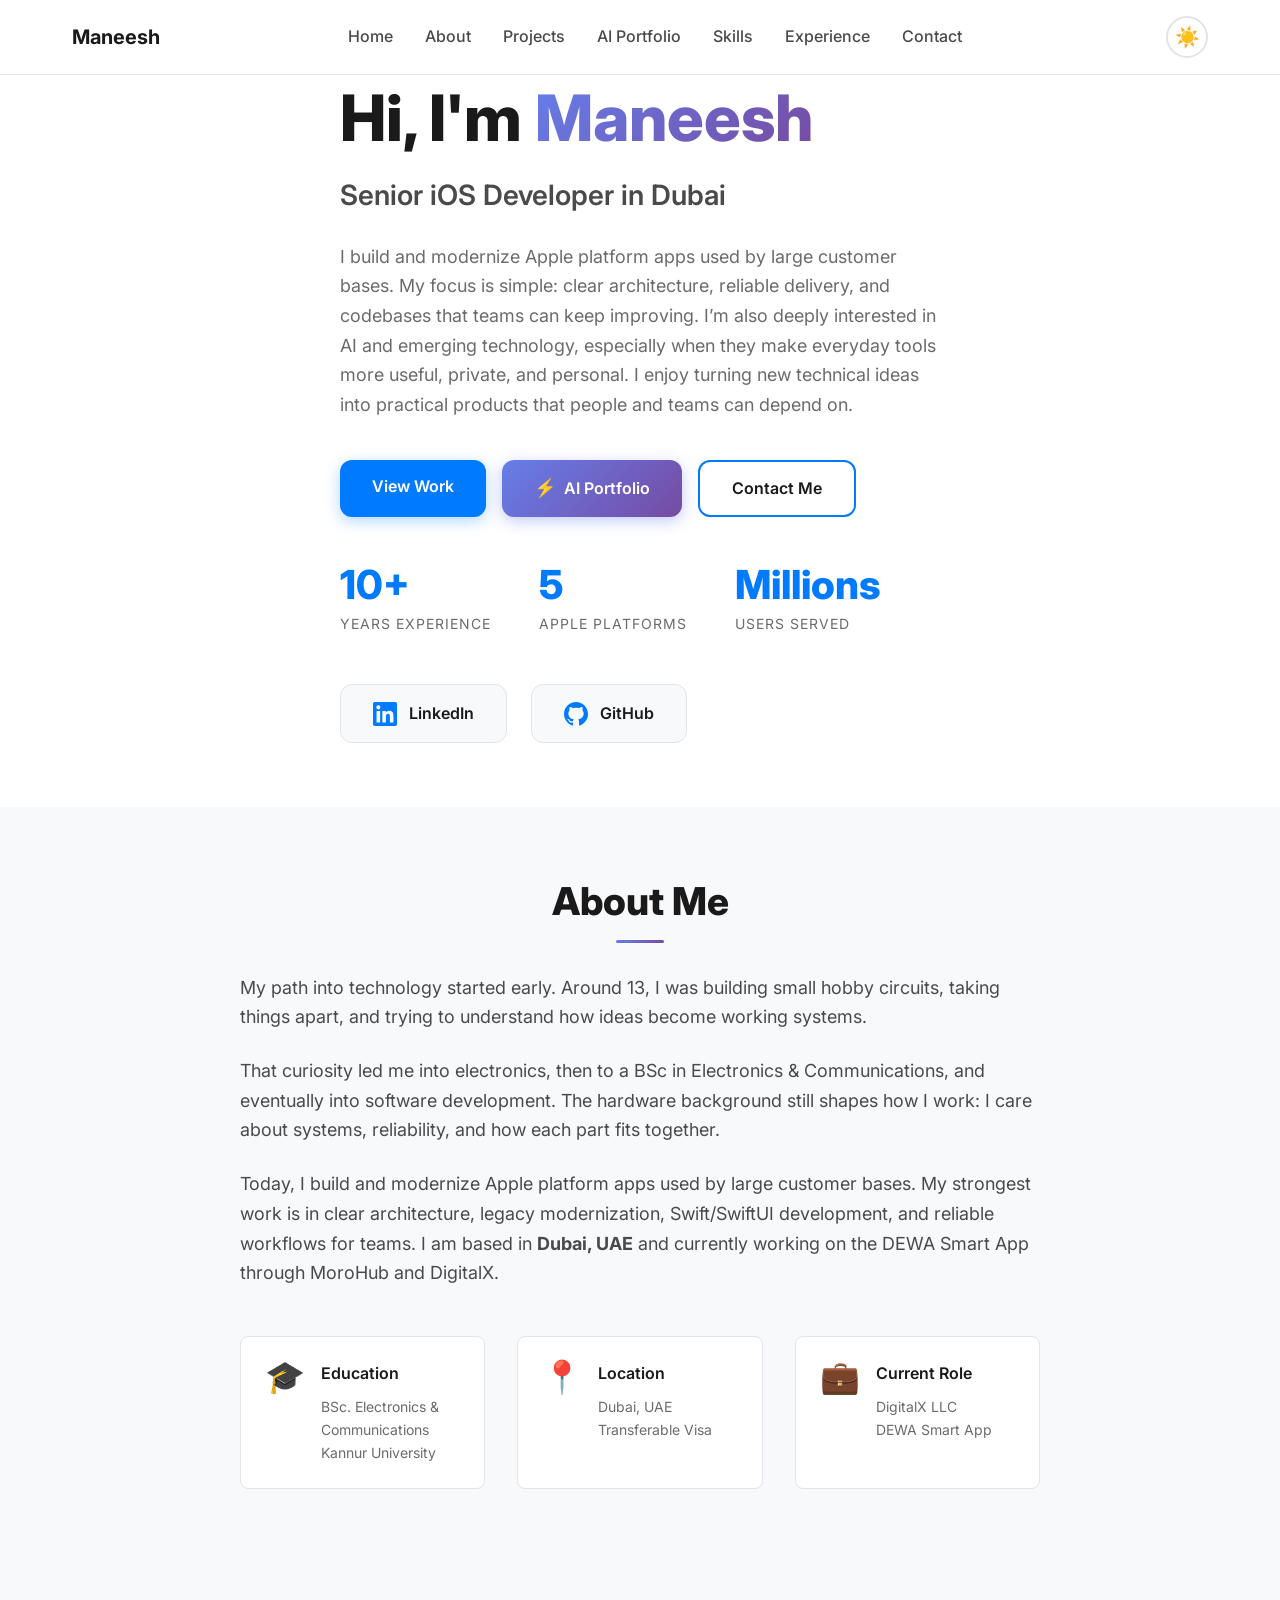
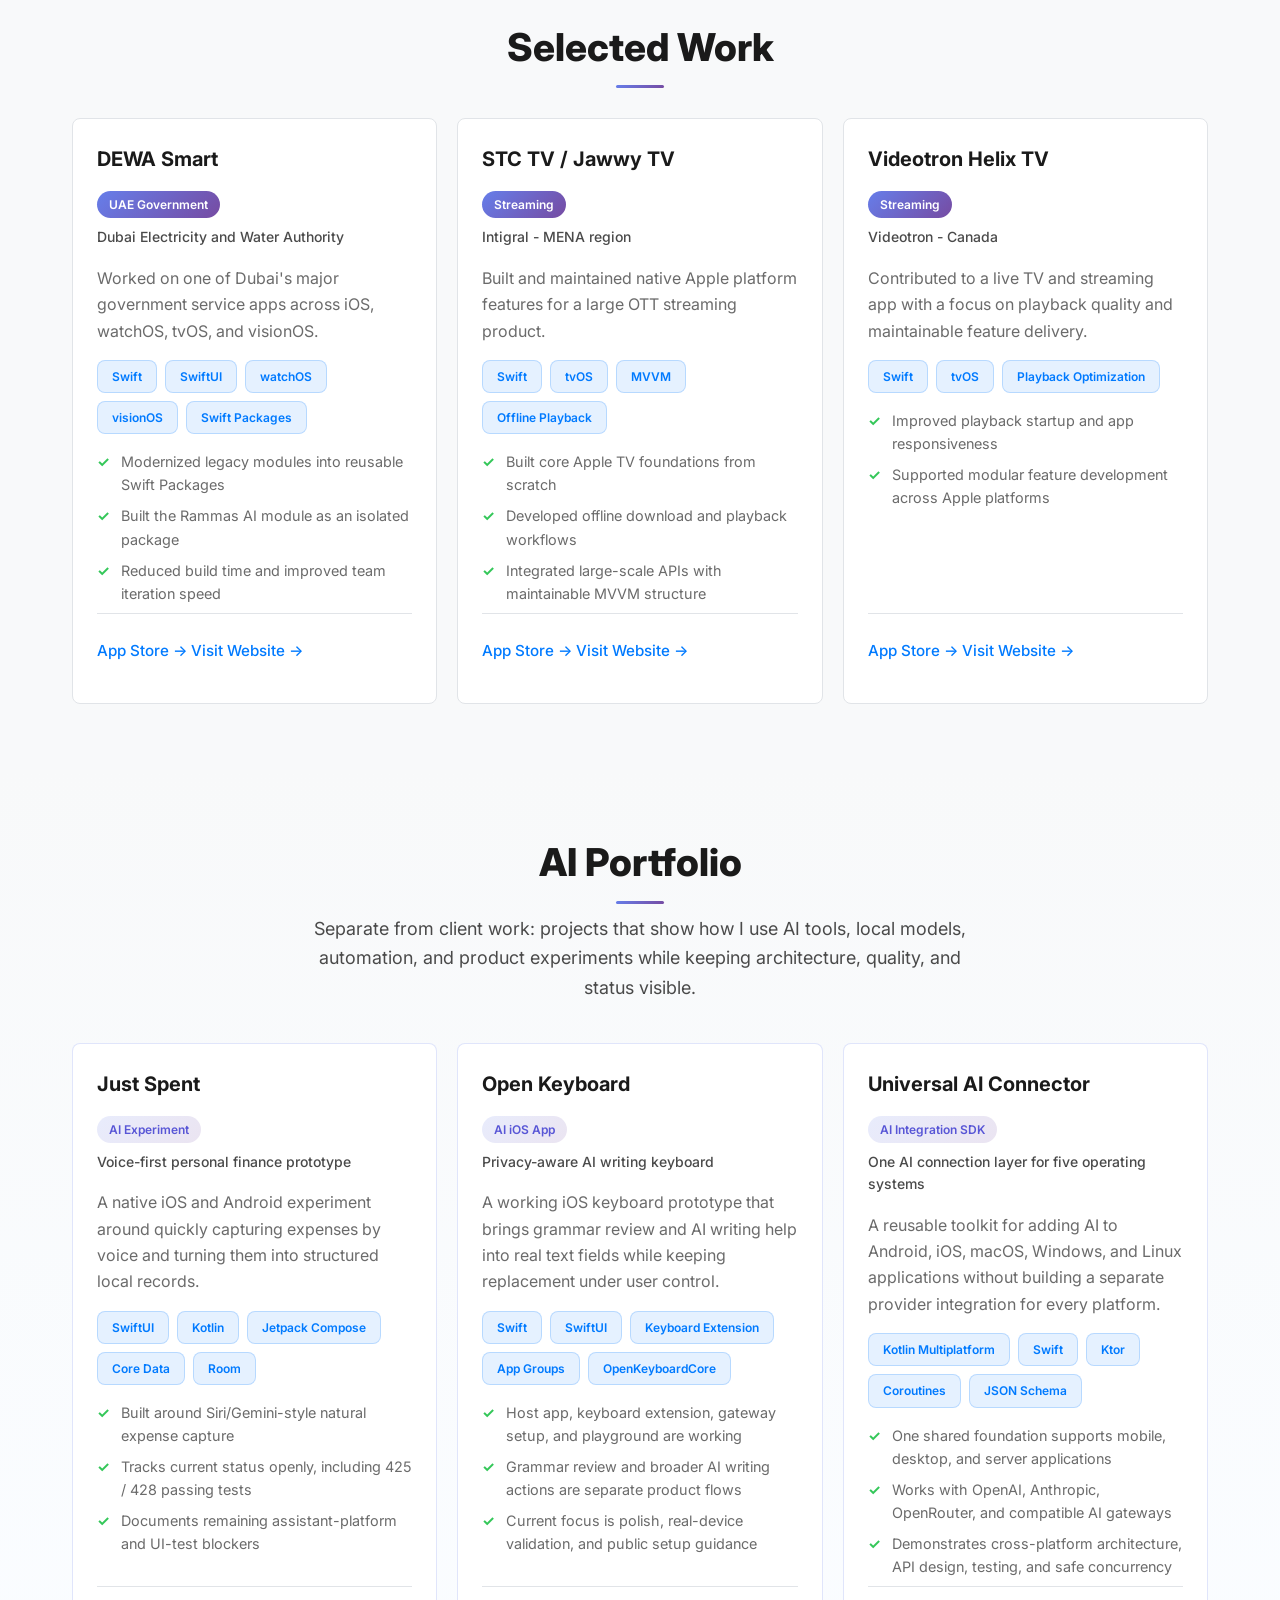
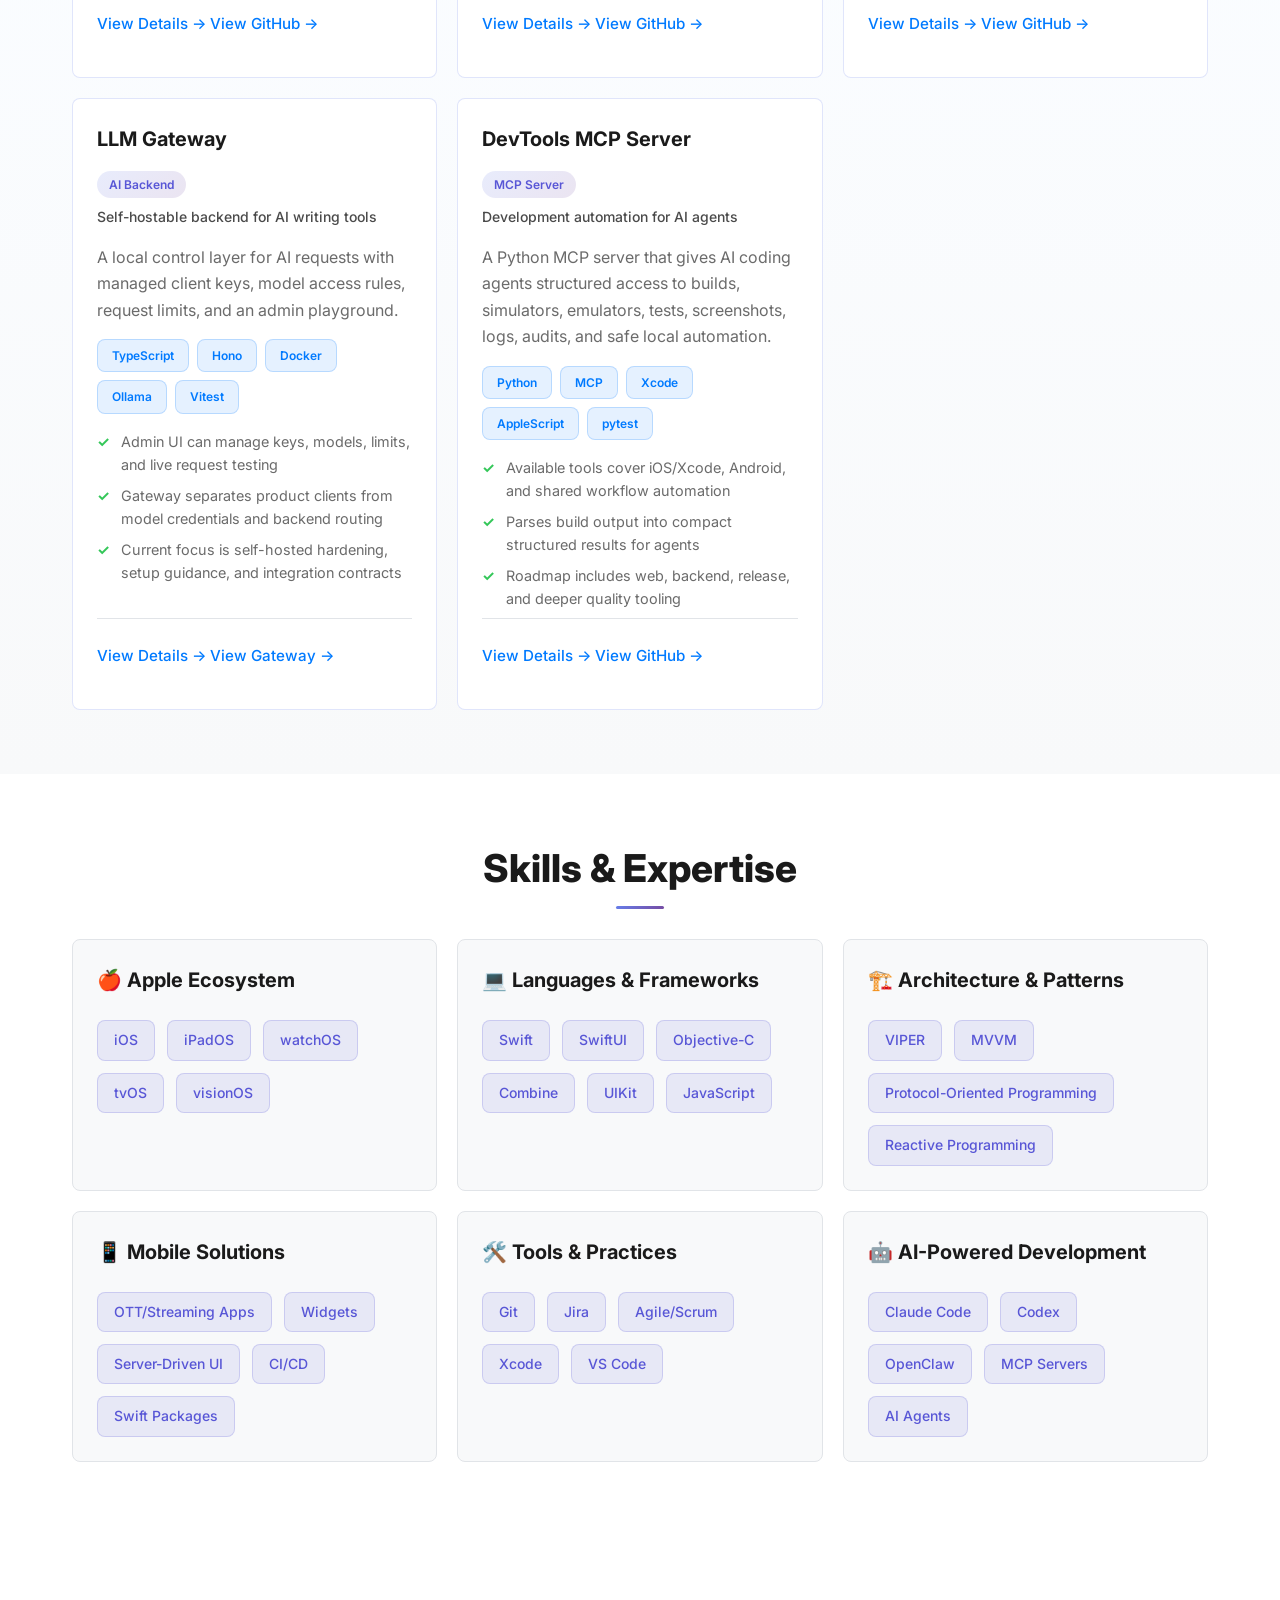
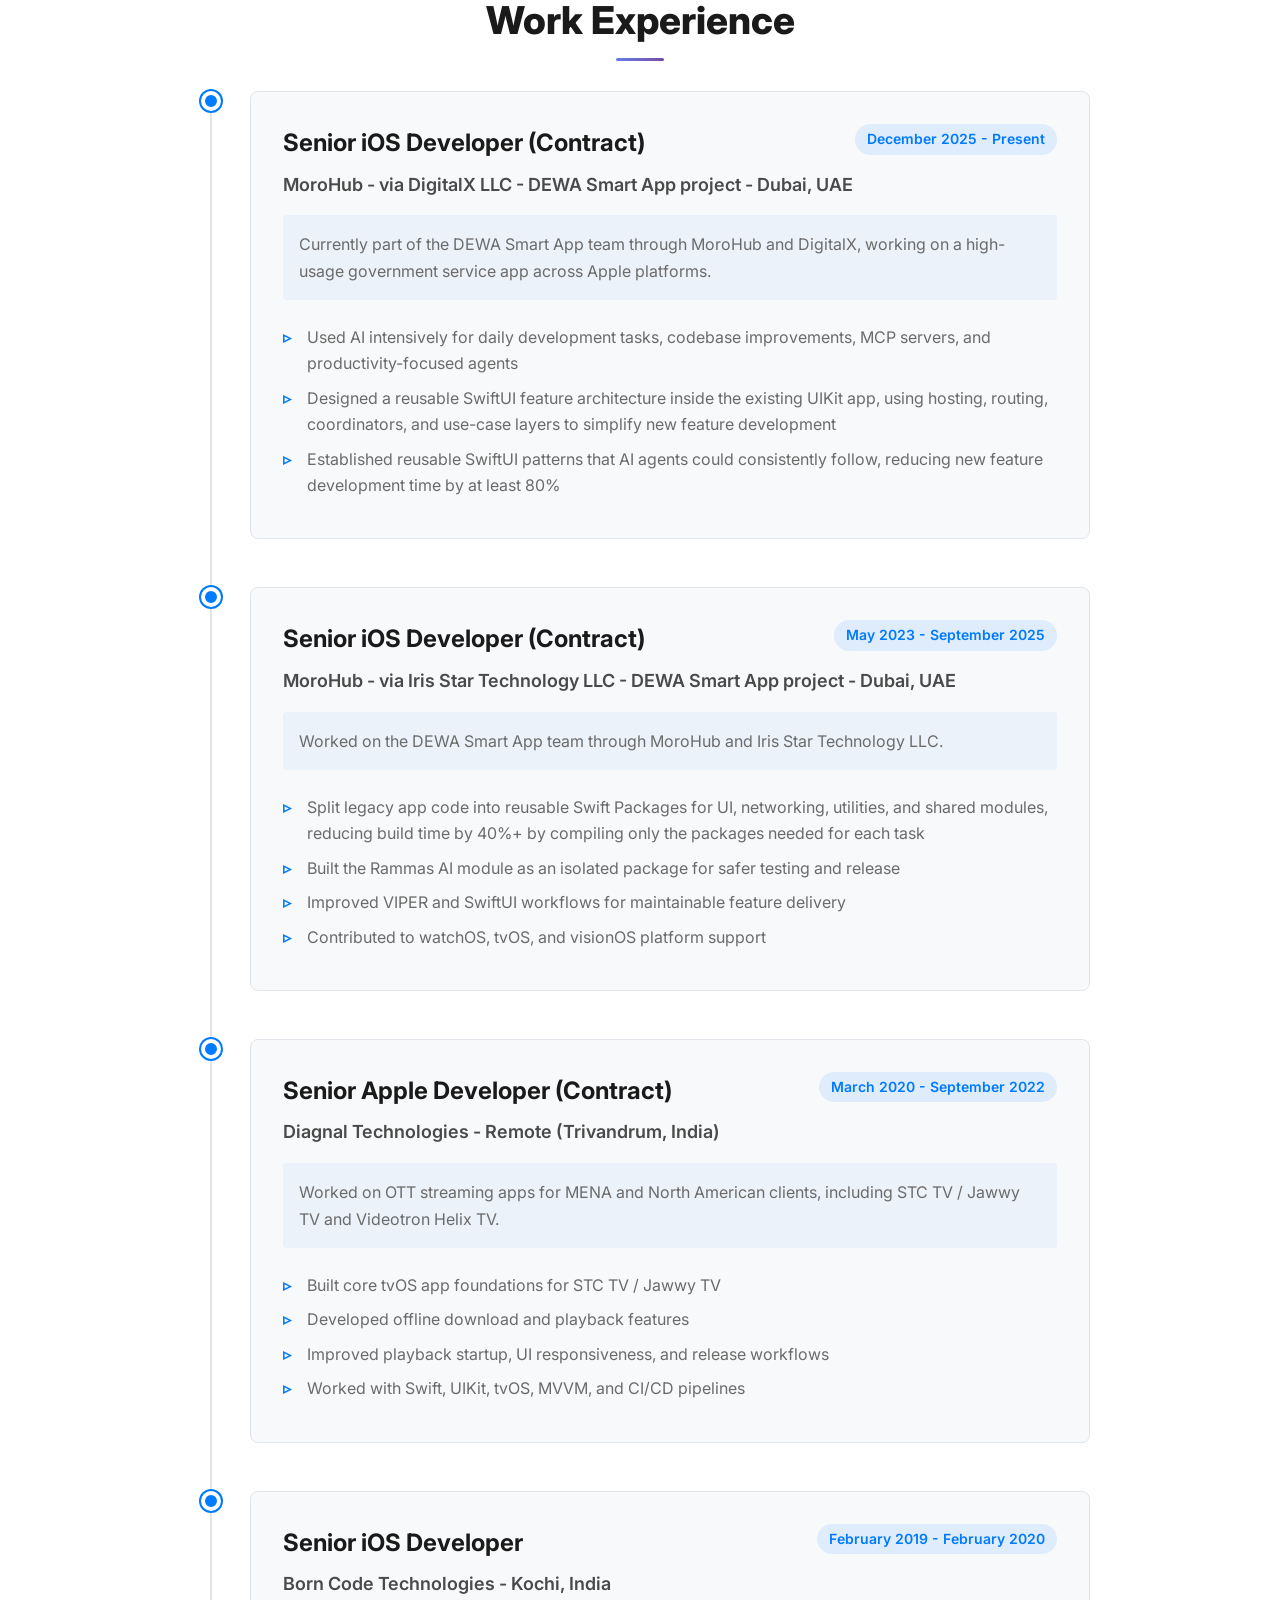
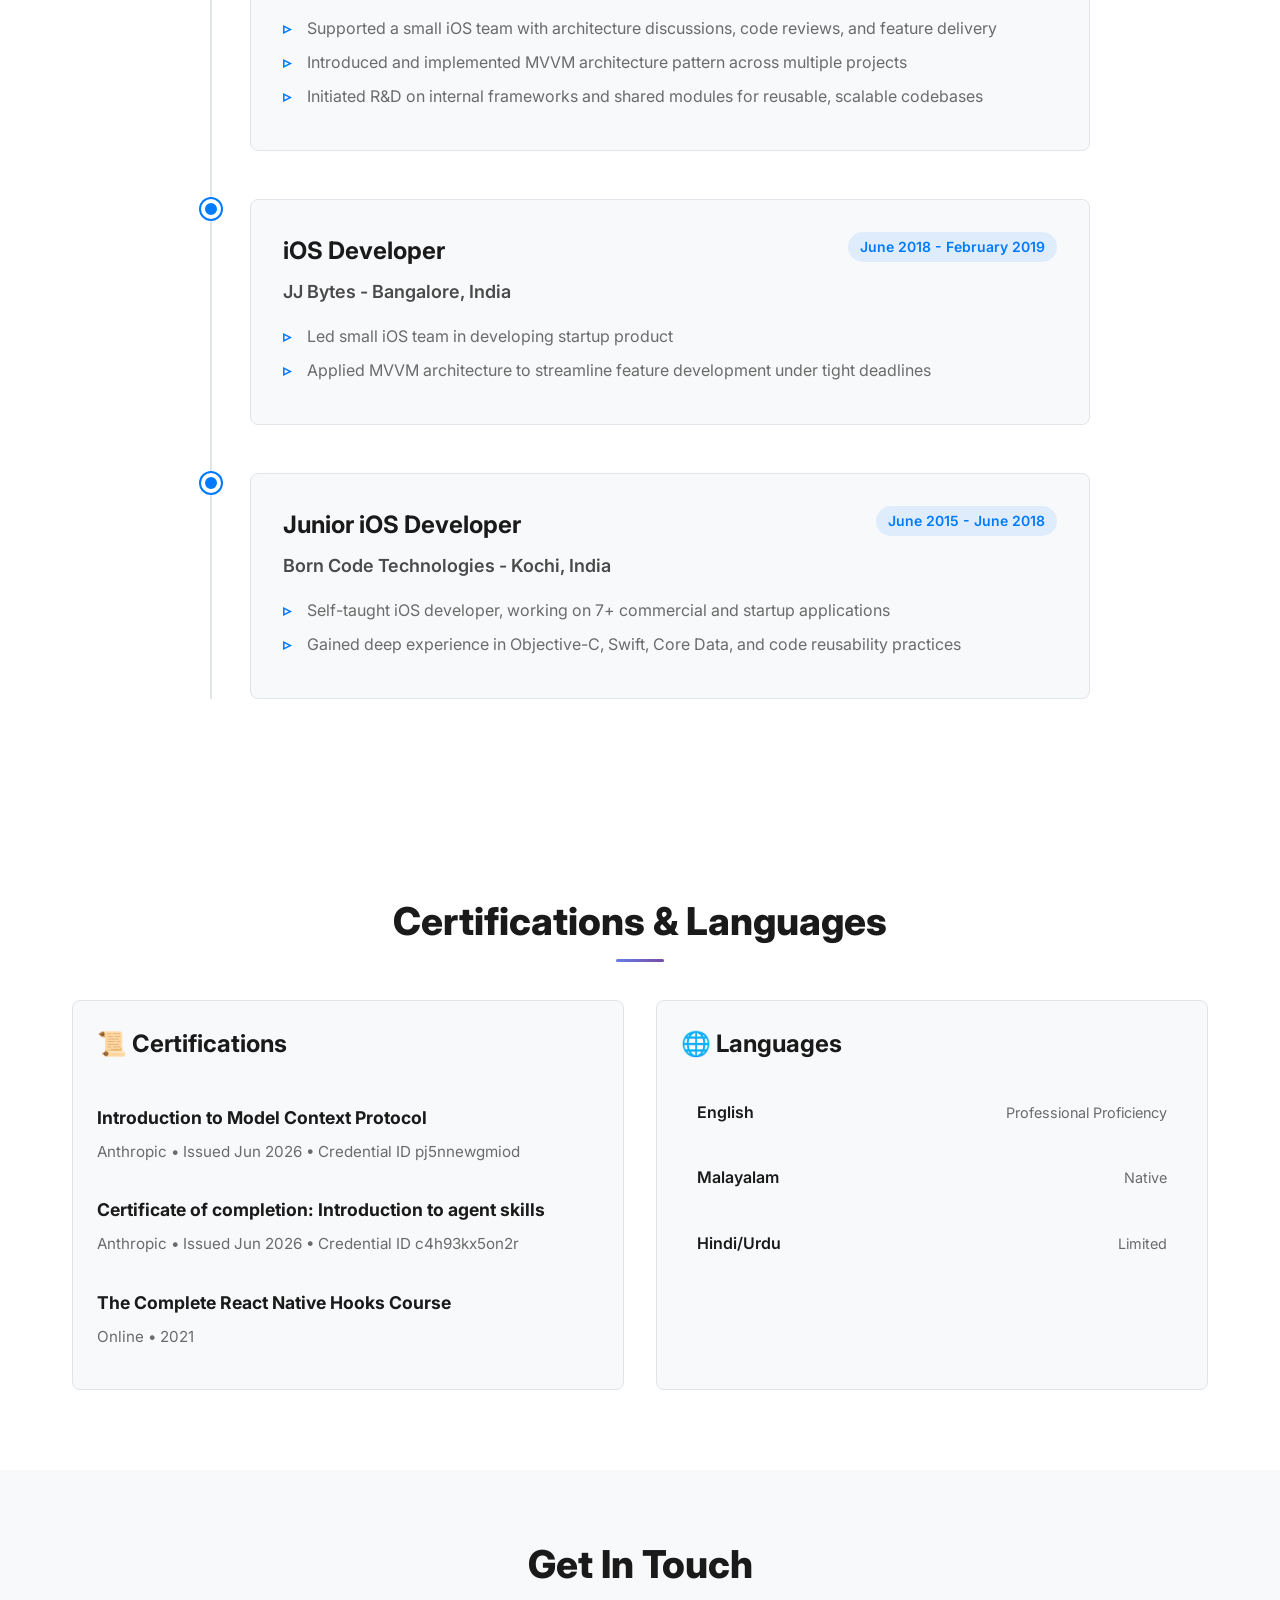
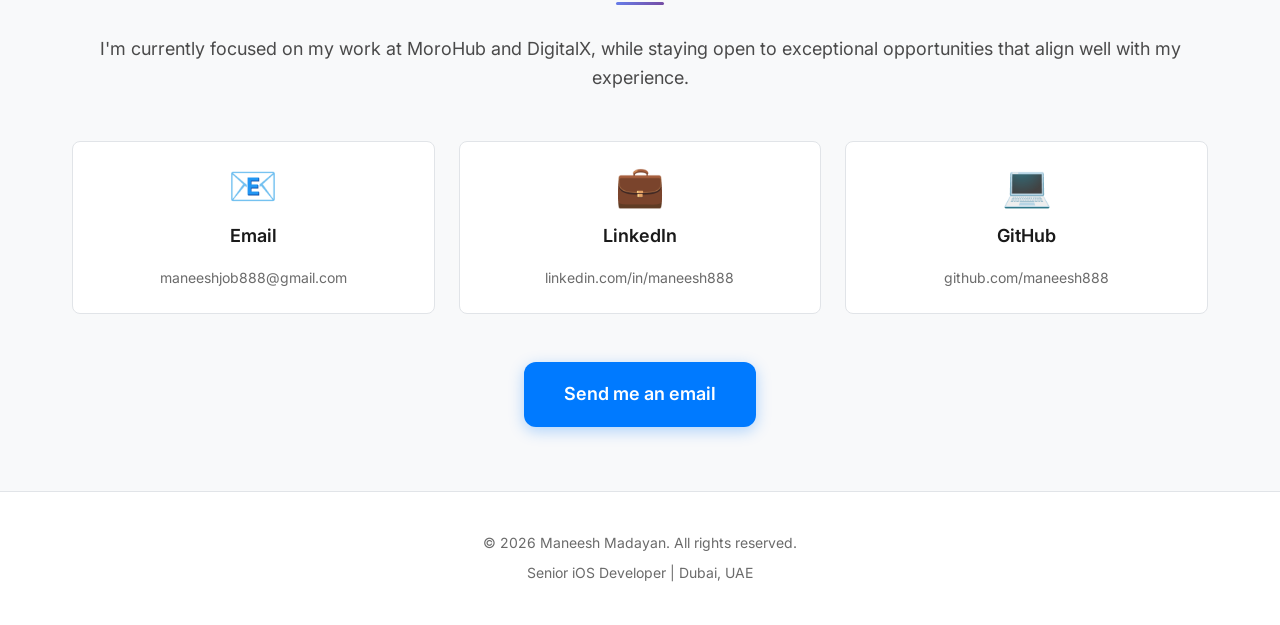
<file: index.html>
<!DOCTYPE html>
<html lang="en">
<head>
    <meta charset="UTF-8">
    <meta name="viewport" content="width=device-width, initial-scale=1.0">
    <title>Maneesh | Senior iOS Developer</title>
    <meta name="description" content="Senior iOS Developer with 10+ years of experience building production apps across the Apple ecosystem. Specializing in modular architecture and legacy modernization. Based in Dubai, UAE.">
    <link rel="stylesheet" href="style.css?v=20260704-manager">
    <link rel="preconnect" href="https://fonts.googleapis.com">
    <link rel="preconnect" href="https://fonts.gstatic.com" crossorigin>
    <link href="https://fonts.googleapis.com/css2?family=Inter:wght@300;400;500;600;700&display=swap" rel="stylesheet">
</head>
<body>
    <!-- Navigation -->
    <nav class="navbar">
        <div class="container">
            <div class="nav-brand">Maneesh</div>
            <ul class="nav-menu">
                <li><a href="#home" class="nav-link">Home</a></li>
                <li><a href="#about" class="nav-link">About</a></li>
                <li><a href="#projects" class="nav-link">Projects</a></li>
                <li><a href="#portfolio" class="nav-link">AI Portfolio</a></li>
                <li><a href="#skills" class="nav-link">Skills</a></li>
                <li><a href="#experience" class="nav-link">Experience</a></li>
                <li><a href="#contact" class="nav-link">Contact</a></li>
            </ul>
            <div class="nav-actions">
                <button class="theme-toggle" aria-label="Toggle theme" title="Toggle light/dark theme">
                    <span class="sun-icon">☀️</span>
                    <span class="moon-icon">🌙</span>
                </button>
                <div class="hamburger">
                    <span></span>
                    <span></span>
                    <span></span>
                </div>
            </div>
        </div>
    </nav>

    <!-- Hero Section -->
    <section id="home" class="hero">
        <div class="container">
            <div class="hero-content">
                <h1 class="hero-title">Hi, I'm <span class="gradient-text">Maneesh</span></h1>
                <h2 class="hero-subtitle">Senior iOS Developer in Dubai</h2>
                <p class="hero-description">I build and modernize Apple platform apps used by large customer bases. My focus is simple: clear architecture, reliable delivery, and codebases that teams can keep improving. I’m also deeply interested in AI and emerging technology, especially when they make everyday tools more useful, private, and personal. I enjoy turning new technical ideas into practical products that people and teams can depend on.</p>
                <div class="hero-buttons">
                    <a href="#projects" class="btn btn-primary">View Work</a>
                    <a href="#portfolio" class="btn btn-portfolio">
                        <span class="portfolio-icon">⚡</span>
                        AI Portfolio
                    </a>
                    <a href="#contact" class="btn btn-secondary">Contact Me</a>
                </div>
                <div class="hero-stats">
                    <div class="stat">
                        <span class="stat-number">10+</span>
                        <span class="stat-label">Years Experience</span>
                    </div>
                    <div class="stat">
                        <span class="stat-number">5</span>
                        <span class="stat-label">Apple Platforms</span>
                    </div>
                    <div class="stat">
                        <span class="stat-number">Millions</span>
                        <span class="stat-label">Users Served</span>
                    </div>
                </div>

                <!-- Social Links -->
                <div class="social-links">
                    <a href="https://linkedin.com/in/maneesh888" target="_blank" rel="noopener noreferrer" class="social-link" aria-label="LinkedIn Profile">
                        <svg class="social-icon" viewBox="0 0 24 24" fill="currentColor">
                            <path d="M20.447 20.452h-3.554v-5.569c0-1.328-.027-3.037-1.852-3.037-1.853 0-2.136 1.445-2.136 2.939v5.667H9.351V9h3.414v1.561h.046c.477-.9 1.637-1.85 3.37-1.85 3.601 0 4.267 2.37 4.267 5.455v6.286zM5.337 7.433c-1.144 0-2.063-.926-2.063-2.065 0-1.138.92-2.063 2.063-2.063 1.14 0 2.064.925 2.064 2.063 0 1.139-.925 2.065-2.064 2.065zm1.782 13.019H3.555V9h3.564v11.452zM22.225 0H1.771C.792 0 0 .774 0 1.729v20.542C0 23.227.792 24 1.771 24h20.451C23.2 24 24 23.227 24 22.271V1.729C24 .774 23.2 0 22.222 0h.003z"/>
                        </svg>
                        <span class="social-label">LinkedIn</span>
                    </a>
                    <a href="https://github.com/maneesh888" target="_blank" rel="noopener noreferrer" class="social-link" aria-label="GitHub Profile">
                        <svg class="social-icon" viewBox="0 0 24 24" fill="currentColor">
                            <path d="M12 0c-6.626 0-12 5.373-12 12 0 5.302 3.438 9.8 8.207 11.387.599.111.793-.261.793-.577v-2.234c-3.338.726-4.033-1.416-4.033-1.416-.546-1.387-1.333-1.756-1.333-1.756-1.089-.745.083-.729.083-.729 1.205.084 1.839 1.237 1.839 1.237 1.07 1.834 2.807 1.304 3.492.997.107-.775.418-1.305.762-1.604-2.665-.305-5.467-1.334-5.467-5.931 0-1.311.469-2.381 1.236-3.221-.124-.303-.535-1.524.117-3.176 0 0 1.008-.322 3.301 1.23.957-.266 1.983-.399 3.003-.404 1.02.005 2.047.138 3.006.404 2.291-1.552 3.297-1.23 3.297-1.23.653 1.653.242 2.874.118 3.176.77.84 1.235 1.911 1.235 3.221 0 4.609-2.807 5.624-5.479 5.921.43.372.823 1.102.823 2.222v3.293c0 .319.192.694.801.576 4.765-1.589 8.199-6.086 8.199-11.386 0-6.627-5.373-12-12-12z"/>
                        </svg>
                        <span class="social-label">GitHub</span>
                    </a>
                </div>
            </div>
        </div>
    </section>

    <!-- About Section -->
    <section id="about" class="about">
        <div class="container">
            <h2 class="section-title">About Me</h2>
            <div class="about-content">
                <div class="about-text">
                    <p>My path into technology started early. Around 13, I was building small hobby circuits, taking things apart, and trying to understand how ideas become working systems.</p>
                    <p>That curiosity led me into electronics, then to a BSc in Electronics &amp; Communications, and eventually into software development. The hardware background still shapes how I work: I care about systems, reliability, and how each part fits together.</p>
                    <p>Today, I build and modernize Apple platform apps used by large customer bases. My strongest work is in clear architecture, legacy modernization, Swift/SwiftUI development, and reliable workflows for teams. I am based in <strong>Dubai, UAE</strong> and currently working on the DEWA Smart App through MoroHub and DigitalX.</p>
                    <div class="about-highlights">
                        <div class="highlight-item">
                            <div class="highlight-icon">🎓</div>
                            <div class="highlight-text">
                                <h4>Education</h4>
                                <p>BSc. Electronics & Communications<br>Kannur University</p>
                            </div>
                        </div>
                        <div class="highlight-item">
                            <div class="highlight-icon">📍</div>
                            <div class="highlight-text">
                                <h4>Location</h4>
                                <p>Dubai, UAE<br>Transferable Visa</p>
                            </div>
                        </div>
                        <div class="highlight-item">
                            <div class="highlight-icon">💼</div>
                            <div class="highlight-text">
                                <h4>Current Role</h4>
                                <p>DigitalX LLC<br>DEWA Smart App</p>
                            </div>
                        </div>
                    </div>
                </div>
            </div>
        </div>
    </section>

    <!-- Projects Section -->
    <section id="projects" class="projects">
        <div class="container">
            <h2 class="section-title">Selected Work</h2>
            <div class="projects-grid">
                <div class="project-card">
                    <div class="project-header">
                        <h3>DEWA Smart</h3>
                        <span class="project-badge">UAE Government</span>
                    </div>
                    <p class="project-org">Dubai Electricity and Water Authority</p>
                    <p class="project-description">Worked on one of Dubai's major government service apps across iOS, watchOS, tvOS, and visionOS.</p>
                    <div class="project-tech">
                        <span class="tech-tag">Swift</span>
                        <span class="tech-tag">SwiftUI</span>
                        <span class="tech-tag">watchOS</span>
                        <span class="tech-tag">visionOS</span>
                        <span class="tech-tag">Swift Packages</span>
                    </div>
                    <ul class="project-highlights">
                        <li>Modernized legacy modules into reusable Swift Packages</li>
                        <li>Built the Rammas AI module as an isolated package</li>
                        <li>Reduced build time and improved team iteration speed</li>
                    </ul>
                    <div class="project-links">
                        <a href="https://apps.apple.com/ae/app/dewa/id364928325" target="_blank" class="project-link">App Store →</a>
                        <a href="https://www.dewa.gov.ae/en/" target="_blank" class="project-link">Visit Website →</a>
                    </div>
                </div>

                <div class="project-card">
                    <div class="project-header">
                        <h3>STC TV / Jawwy TV</h3>
                        <span class="project-badge">Streaming</span>
                    </div>
                    <p class="project-org">Intigral - MENA region</p>
                    <p class="project-description">Built and maintained native Apple platform features for a large OTT streaming product.</p>
                    <div class="project-tech">
                        <span class="tech-tag">Swift</span>
                        <span class="tech-tag">tvOS</span>
                        <span class="tech-tag">MVVM</span>
                        <span class="tech-tag">Offline Playback</span>
                    </div>
                    <ul class="project-highlights">
                        <li>Built core Apple TV foundations from scratch</li>
                        <li>Developed offline download and playback workflows</li>
                        <li>Integrated large-scale APIs with maintainable MVVM structure</li>
                    </ul>
                    <div class="project-links">
                        <a href="https://apps.apple.com/us/app/stc-tv/id1315586892" target="_blank" class="project-link">App Store →</a>
                        <a href="https://www.stc.com.sa/content/stc/sa/en/personal/lifestyle/stctv.html" target="_blank" class="project-link">Visit Website →</a>
                    </div>
                </div>

                <div class="project-card">
                    <div class="project-header">
                        <h3>Videotron Helix TV</h3>
                        <span class="project-badge">Streaming</span>
                    </div>
                    <p class="project-org">Videotron - Canada</p>
                    <p class="project-description">Contributed to a live TV and streaming app with a focus on playback quality and maintainable feature delivery.</p>
                    <div class="project-tech">
                        <span class="tech-tag">Swift</span>
                        <span class="tech-tag">tvOS</span>
                        <span class="tech-tag">Playback Optimization</span>
                    </div>
                    <ul class="project-highlights">
                        <li>Improved playback startup and app responsiveness</li>
                        <li>Supported modular feature development across Apple platforms</li>
                    </ul>
                    <div class="project-links">
                        <a href="https://apps.apple.com/ca/app/helix-tv/id1440633931" target="_blank" class="project-link">App Store →</a>
                        <a href="https://www.videotron.com/en/television/helix-tv-app" target="_blank" class="project-link">Visit Website →</a>
                    </div>
                </div>

            </div>
        </div>
    </section>

    <section id="portfolio" class="ai-portfolio">
        <div class="container">
            <h2 class="section-title">AI Portfolio</h2>
            <p class="portfolio-lead">Separate from client work: projects that show how I use AI tools, local models, automation, and product experiments while keeping architecture, quality, and status visible.</p>

            <div class="projects-grid">
                <article class="project-card portfolio-project">
                    <div class="project-header">
                        <h3>Just Spent</h3>
                        <span class="project-badge portfolio-badge">AI Experiment</span>
                    </div>
                    <p class="project-org">Voice-first personal finance prototype</p>
                    <p class="project-description">A native iOS and Android experiment around quickly capturing expenses by voice and turning them into structured local records.</p>
                    <div class="project-tech">
                        <span class="tech-tag">SwiftUI</span>
                        <span class="tech-tag">Kotlin</span>
                        <span class="tech-tag">Jetpack Compose</span>
                        <span class="tech-tag">Core Data</span>
                        <span class="tech-tag">Room</span>
                    </div>
                    <ul class="project-highlights">
                        <li>Built around Siri/Gemini-style natural expense capture</li>
                        <li>Tracks current status openly, including 425 / 428 passing tests</li>
                        <li>Documents remaining assistant-platform and UI-test blockers</li>
                    </ul>
                    <div class="project-links">
                        <a href="ai-just-spent.html" class="project-link">View Details →</a>
                        <a href="https://github.com/maneesh888/just-spent" target="_blank" rel="noopener noreferrer" class="project-link">View GitHub →</a>
                    </div>
                </article>

                <article class="project-card portfolio-project">
                    <div class="project-header">
                        <h3>Open Keyboard</h3>
                        <span class="project-badge portfolio-badge">AI iOS App</span>
                    </div>
                    <p class="project-org">Privacy-aware AI writing keyboard</p>
                    <p class="project-description">A working iOS keyboard prototype that brings grammar review and AI writing help into real text fields while keeping replacement under user control.</p>
                    <div class="project-tech">
                        <span class="tech-tag">Swift</span>
                        <span class="tech-tag">SwiftUI</span>
                        <span class="tech-tag">Keyboard Extension</span>
                        <span class="tech-tag">App Groups</span>
                        <span class="tech-tag">OpenKeyboardCore</span>
                    </div>
                    <ul class="project-highlights">
                        <li>Host app, keyboard extension, gateway setup, and playground are working</li>
                        <li>Grammar review and broader AI writing actions are separate product flows</li>
                        <li>Current focus is polish, real-device validation, and public setup guidance</li>
                    </ul>
                    <div class="project-links">
                        <a href="ai-open-keyboard.html" class="project-link">View Details →</a>
                        <a href="https://github.com/maneesh888/open-keyboard" target="_blank" rel="noopener noreferrer" class="project-link">View GitHub →</a>
                    </div>
                </article>

                <article class="project-card portfolio-project">
                    <div class="project-header">
                        <h3>Universal AI Connector</h3>
                        <span class="project-badge portfolio-badge">AI Integration SDK</span>
                    </div>
                    <p class="project-org">One AI connection layer for five operating systems</p>
                    <p class="project-description">A reusable toolkit for adding AI to Android, iOS, macOS, Windows, and Linux applications without building a separate provider integration for every platform.</p>
                    <div class="project-tech">
                        <span class="tech-tag">Kotlin Multiplatform</span>
                        <span class="tech-tag">Swift</span>
                        <span class="tech-tag">Ktor</span>
                        <span class="tech-tag">Coroutines</span>
                        <span class="tech-tag">JSON Schema</span>
                    </div>
                    <ul class="project-highlights">
                        <li>One shared foundation supports mobile, desktop, and server applications</li>
                        <li>Works with OpenAI, Anthropic, OpenRouter, and compatible AI gateways</li>
                        <li>Demonstrates cross-platform architecture, API design, testing, and safe concurrency</li>
                    </ul>
                    <div class="project-links">
                        <a href="ai-universal-ai-connector.html" class="project-link">View Details →</a>
                        <a href="https://github.com/maneesh888/universal-ai-connector" target="_blank" rel="noopener noreferrer" class="project-link">View GitHub →</a>
                    </div>
                </article>

                <article class="project-card portfolio-project">
                    <div class="project-header">
                        <h3>LLM Gateway</h3>
                        <span class="project-badge portfolio-badge">AI Backend</span>
                    </div>
                    <p class="project-org">Self-hostable backend for AI writing tools</p>
                    <p class="project-description">A local control layer for AI requests with managed client keys, model access rules, request limits, and an admin playground.</p>
                    <div class="project-tech">
                        <span class="tech-tag">TypeScript</span>
                        <span class="tech-tag">Hono</span>
                        <span class="tech-tag">Docker</span>
                        <span class="tech-tag">Ollama</span>
                        <span class="tech-tag">Vitest</span>
                    </div>
                    <ul class="project-highlights">
                        <li>Admin UI can manage keys, models, limits, and live request testing</li>
                        <li>Gateway separates product clients from model credentials and backend routing</li>
                        <li>Current focus is self-hosted hardening, setup guidance, and integration contracts</li>
                    </ul>
                    <div class="project-links">
                        <a href="ai-open-keyboard-llm-gateway.html" class="project-link">View Details →</a>
                        <a href="https://github.com/maneesh888/open-keyboard-llm-gateway" target="_blank" rel="noopener noreferrer" class="project-link">View Gateway →</a>
                    </div>
                </article>

                <article class="project-card portfolio-project">
                    <div class="project-header">
                        <h3>DevTools MCP Server</h3>
                        <span class="project-badge portfolio-badge">MCP Server</span>
                    </div>
                    <p class="project-org">Development automation for AI agents</p>
                    <p class="project-description">A Python MCP server that gives AI coding agents structured access to builds, simulators, emulators, tests, screenshots, logs, audits, and safe local automation.</p>
                    <div class="project-tech">
                        <span class="tech-tag">Python</span>
                        <span class="tech-tag">MCP</span>
                        <span class="tech-tag">Xcode</span>
                        <span class="tech-tag">AppleScript</span>
                        <span class="tech-tag">pytest</span>
                    </div>
                    <ul class="project-highlights">
                        <li>Available tools cover iOS/Xcode, Android, and shared workflow automation</li>
                        <li>Parses build output into compact structured results for agents</li>
                        <li>Roadmap includes web, backend, release, and deeper quality tooling</li>
                    </ul>
                    <div class="project-links">
                        <a href="ai-devtools-mcp.html" class="project-link">View Details →</a>
                        <a href="https://github.com/maneesh888/devtools-mcp" target="_blank" rel="noopener noreferrer" class="project-link">View GitHub →</a>
                    </div>
                </article>
            </div>
        </div>
    </section>

    <section id="skills" class="skills">
        <div class="container">
            <h2 class="section-title">Skills & Expertise</h2>
            <div class="skills-grid">
                <!-- Apple Ecosystem -->
                <div class="skill-category">
                    <h3>🍎 Apple Ecosystem</h3>
                    <div class="skill-tags">
                        <span class="skill-tag">iOS</span>
                        <span class="skill-tag">iPadOS</span>
                        <span class="skill-tag">watchOS</span>
                        <span class="skill-tag">tvOS</span>
                        <span class="skill-tag">visionOS</span>
                    </div>
                </div>

                <!-- Languages & Frameworks -->
                <div class="skill-category">
                    <h3>💻 Languages & Frameworks</h3>
                    <div class="skill-tags">
                        <span class="skill-tag">Swift</span>
                        <span class="skill-tag">SwiftUI</span>
                        <span class="skill-tag">Objective-C</span>
                        <span class="skill-tag">Combine</span>
                        <span class="skill-tag">UIKit</span>
                        <span class="skill-tag">JavaScript</span>
                    </div>
                </div>

                <!-- Architecture & Patterns -->
                <div class="skill-category">
                    <h3>🏗️ Architecture & Patterns</h3>
                    <div class="skill-tags">
                        <span class="skill-tag">VIPER</span>
                        <span class="skill-tag">MVVM</span>
                        <span class="skill-tag">Protocol-Oriented Programming</span>
                        <span class="skill-tag">Reactive Programming</span>
                    </div>
                </div>

                <!-- Mobile Solutions -->
                <div class="skill-category">
                    <h3>📱 Mobile Solutions</h3>
                    <div class="skill-tags">
                        <span class="skill-tag">OTT/Streaming Apps</span>
                        <span class="skill-tag">Widgets</span>
                        <span class="skill-tag">Server-Driven UI</span>
                        <span class="skill-tag">CI/CD</span>
                        <span class="skill-tag">Swift Packages</span>
                    </div>
                </div>

                <!-- Tools & Practices -->
                <div class="skill-category">
                    <h3>🛠️ Tools & Practices</h3>
                    <div class="skill-tags">
                        <span class="skill-tag">Git</span>
                        <span class="skill-tag">Jira</span>
                        <span class="skill-tag">Agile/Scrum</span>
                        <span class="skill-tag">Xcode</span>
                        <span class="skill-tag">VS Code</span>
                    </div>
                </div>

                <!-- AI & Development Tools -->
                <div class="skill-category">
                    <h3>🤖 AI-Powered Development</h3>
                    <div class="skill-tags">
                        <span class="skill-tag">Claude Code</span>
                        <span class="skill-tag">Codex</span>
                        <span class="skill-tag">OpenClaw</span>
                        <span class="skill-tag">MCP Servers</span>
                        <span class="skill-tag">AI Agents</span>
                    </div>
                </div>
            </div>
        </div>
    </section>

    <!-- Experience Section -->
    <section id="experience" class="experience">
        <div class="container">
            <h2 class="section-title">Work Experience</h2>
            <div class="timeline">
                <!-- Experience 1: DigitalX -->
                <div class="timeline-item">
                    <div class="timeline-marker"></div>
                    <div class="timeline-content">
                        <div class="timeline-header">
                            <h3>Senior iOS Developer (Contract)</h3>
                            <span class="timeline-date">December 2025 - Present</span>
                        </div>
                        <h4 class="company">MoroHub - via DigitalX LLC - DEWA Smart App project - Dubai, UAE</h4>
                        <p class="experience-overview">Currently part of the DEWA Smart App team through MoroHub and DigitalX, working on a high-usage government service app across Apple platforms.</p>
                        <ul class="timeline-list">
                            <li>Used AI intensively for daily development tasks, codebase improvements, MCP servers, and productivity-focused agents</li>
                            <li>Designed a reusable SwiftUI feature architecture inside the existing UIKit app, using hosting, routing, coordinators, and use-case layers to simplify new feature development</li>
                            <li>Established reusable SwiftUI patterns that AI agents could consistently follow, reducing new feature development time by at least 80%</li>
                        </ul>
                    </div>
                </div>

                <!-- Experience 2: Iris Star -->
                <div class="timeline-item">
                    <div class="timeline-marker"></div>
                    <div class="timeline-content">
                        <div class="timeline-header">
                            <h3>Senior iOS Developer (Contract)</h3>
                            <span class="timeline-date">May 2023 - September 2025</span>
                        </div>
                        <h4 class="company">MoroHub - via Iris Star Technology LLC - DEWA Smart App project - Dubai, UAE</h4>
                        <p class="experience-overview">Worked on the DEWA Smart App team through MoroHub and Iris Star Technology LLC.</p>
                        <ul class="timeline-list">
                            <li>Split legacy app code into reusable Swift Packages for UI, networking, utilities, and shared modules, reducing build time by 40%+ by compiling only the packages needed for each task</li>
                            <li>Built the Rammas AI module as an isolated package for safer testing and release</li>
                            <li>Improved VIPER and SwiftUI workflows for maintainable feature delivery</li>
                            <li>Contributed to watchOS, tvOS, and visionOS platform support</li>
                        </ul>
                    </div>
                </div>

                <!-- Experience 3: Diagnal Technologies -->
                <div class="timeline-item">
                    <div class="timeline-marker"></div>
                    <div class="timeline-content">
                        <div class="timeline-header">
                            <h3>Senior Apple Developer (Contract)</h3>
                            <span class="timeline-date">March 2020 - September 2022</span>
                        </div>
                        <h4 class="company">Diagnal Technologies - Remote (Trivandrum, India)</h4>
                        <p class="experience-overview">Worked on OTT streaming apps for MENA and North American clients, including STC TV / Jawwy TV and Videotron Helix TV.</p>
                        <ul class="timeline-list">
                            <li>Built core tvOS app foundations for STC TV / Jawwy TV</li>
                            <li>Developed offline download and playback features</li>
                            <li>Improved playback startup, UI responsiveness, and release workflows</li>
                            <li>Worked with Swift, UIKit, tvOS, MVVM, and CI/CD pipelines</li>
                        </ul>
                    </div>
                </div>

                <!-- Experience 4 -->
                <div class="timeline-item">
                    <div class="timeline-marker"></div>
                    <div class="timeline-content">
                        <div class="timeline-header">
                            <h3>Senior iOS Developer</h3>
                            <span class="timeline-date">February 2019 - February 2020</span>
                        </div>
                        <h4 class="company">Born Code Technologies - Kochi, India</h4>
                        <ul class="timeline-list">
                            <li>Supported a small iOS team with architecture discussions, code reviews, and feature delivery</li>
                            <li>Introduced and implemented MVVM architecture pattern across multiple projects</li>
                            <li>Initiated R&D on internal frameworks and shared modules for reusable, scalable codebases</li>
                        </ul>
                    </div>
                </div>

                <!-- Experience 5 -->
                <div class="timeline-item">
                    <div class="timeline-marker"></div>
                    <div class="timeline-content">
                        <div class="timeline-header">
                            <h3>iOS Developer</h3>
                            <span class="timeline-date">June 2018 - February 2019</span>
                        </div>
                        <h4 class="company">JJ Bytes - Bangalore, India</h4>
                        <ul class="timeline-list">
                            <li>Led small iOS team in developing startup product</li>
                            <li>Applied MVVM architecture to streamline feature development under tight deadlines</li>
                        </ul>
                    </div>
                </div>

                <!-- Experience 6 -->
                <div class="timeline-item">
                    <div class="timeline-marker"></div>
                    <div class="timeline-content">
                        <div class="timeline-header">
                            <h3>Junior iOS Developer</h3>
                            <span class="timeline-date">June 2015 - June 2018</span>
                        </div>
                        <h4 class="company">Born Code Technologies - Kochi, India</h4>
                        <ul class="timeline-list">
                            <li>Self-taught iOS developer, working on 7+ commercial and startup applications</li>
                            <li>Gained deep experience in Objective-C, Swift, Core Data, and code reusability practices</li>
                        </ul>
                    </div>
                </div>
            </div>
        </div>
    </section>


    <!-- Skills Section -->

    <!-- Certifications & Languages Section -->
    <section id="certifications" class="certifications">
        <div class="container">
            <h2 class="section-title">Certifications & Languages</h2>
            <div class="cert-lang-grid">
                <!-- Certifications -->
                <div class="cert-lang-card">
                    <h3>📜 Certifications</h3>
                    <div class="cert-item">
                        <h4>Introduction to Model Context Protocol</h4>
                        <p class="cert-details">Anthropic • Issued Jun 2026 • Credential ID pj5nnewgmiod</p>
                    </div>
                    <div class="cert-item">
                        <h4>Certificate of completion: Introduction to agent skills</h4>
                        <p class="cert-details">Anthropic • Issued Jun 2026 • Credential ID c4h93kx5on2r</p>
                    </div>
                    <div class="cert-item">
                        <h4>The Complete React Native Hooks Course</h4>
                        <p class="cert-details">Online • 2021</p>
                    </div>
                </div>

                <!-- Languages -->
                <div class="cert-lang-card">
                    <h3>🌐 Languages</h3>
                    <div class="language-list">
                        <div class="language-item">
                            <span class="language-name">English</span>
                            <span class="language-level">Professional Proficiency</span>
                        </div>
                        <div class="language-item">
                            <span class="language-name">Malayalam</span>
                            <span class="language-level">Native</span>
                        </div>
                        <div class="language-item">
                            <span class="language-name">Hindi/Urdu</span>
                            <span class="language-level">Limited</span>
                        </div>
                    </div>
                </div>
            </div>
        </div>
    </section>

    <!-- Contact Section -->
    <section id="contact" class="contact">
        <div class="container">
            <h2 class="section-title">Get In Touch</h2>
            <p class="contact-subtitle">I'm currently focused on my work at MoroHub and DigitalX, while staying open to exceptional opportunities that align well with my experience.</p>
            <div class="contact-grid">
                <a href="mailto:maneeshjob888@gmail.com" class="contact-card">
                    <div class="contact-icon">📧</div>
                    <h3>Email</h3>
                    <p>maneeshjob888@gmail.com</p>
                </a>
                <a href="https://linkedin.com/in/maneesh888" target="_blank" class="contact-card">
                    <div class="contact-icon">💼</div>
                    <h3>LinkedIn</h3>
                    <p>linkedin.com/in/maneesh888</p>
                </a>
                <a href="https://github.com/maneesh888" target="_blank" class="contact-card">
                    <div class="contact-icon">💻</div>
                    <h3>GitHub</h3>
                    <p>github.com/maneesh888</p>
                </a>
            </div>
            <div class="contact-cta">
                <a href="mailto:maneeshjob888@gmail.com" class="btn btn-primary btn-large">Send me an email</a>
            </div>
        </div>
    </section>

    <!-- Footer -->
    <footer class="footer">
        <div class="container">
            <p>&copy; 2026 Maneesh Madayan. All rights reserved.</p>
            <p>Senior iOS Developer | Dubai, UAE</p>
        </div>
    </footer>

    <script src="script.js?v=20260602-ai-keyboard"></script>
</body>
</html>
</file>
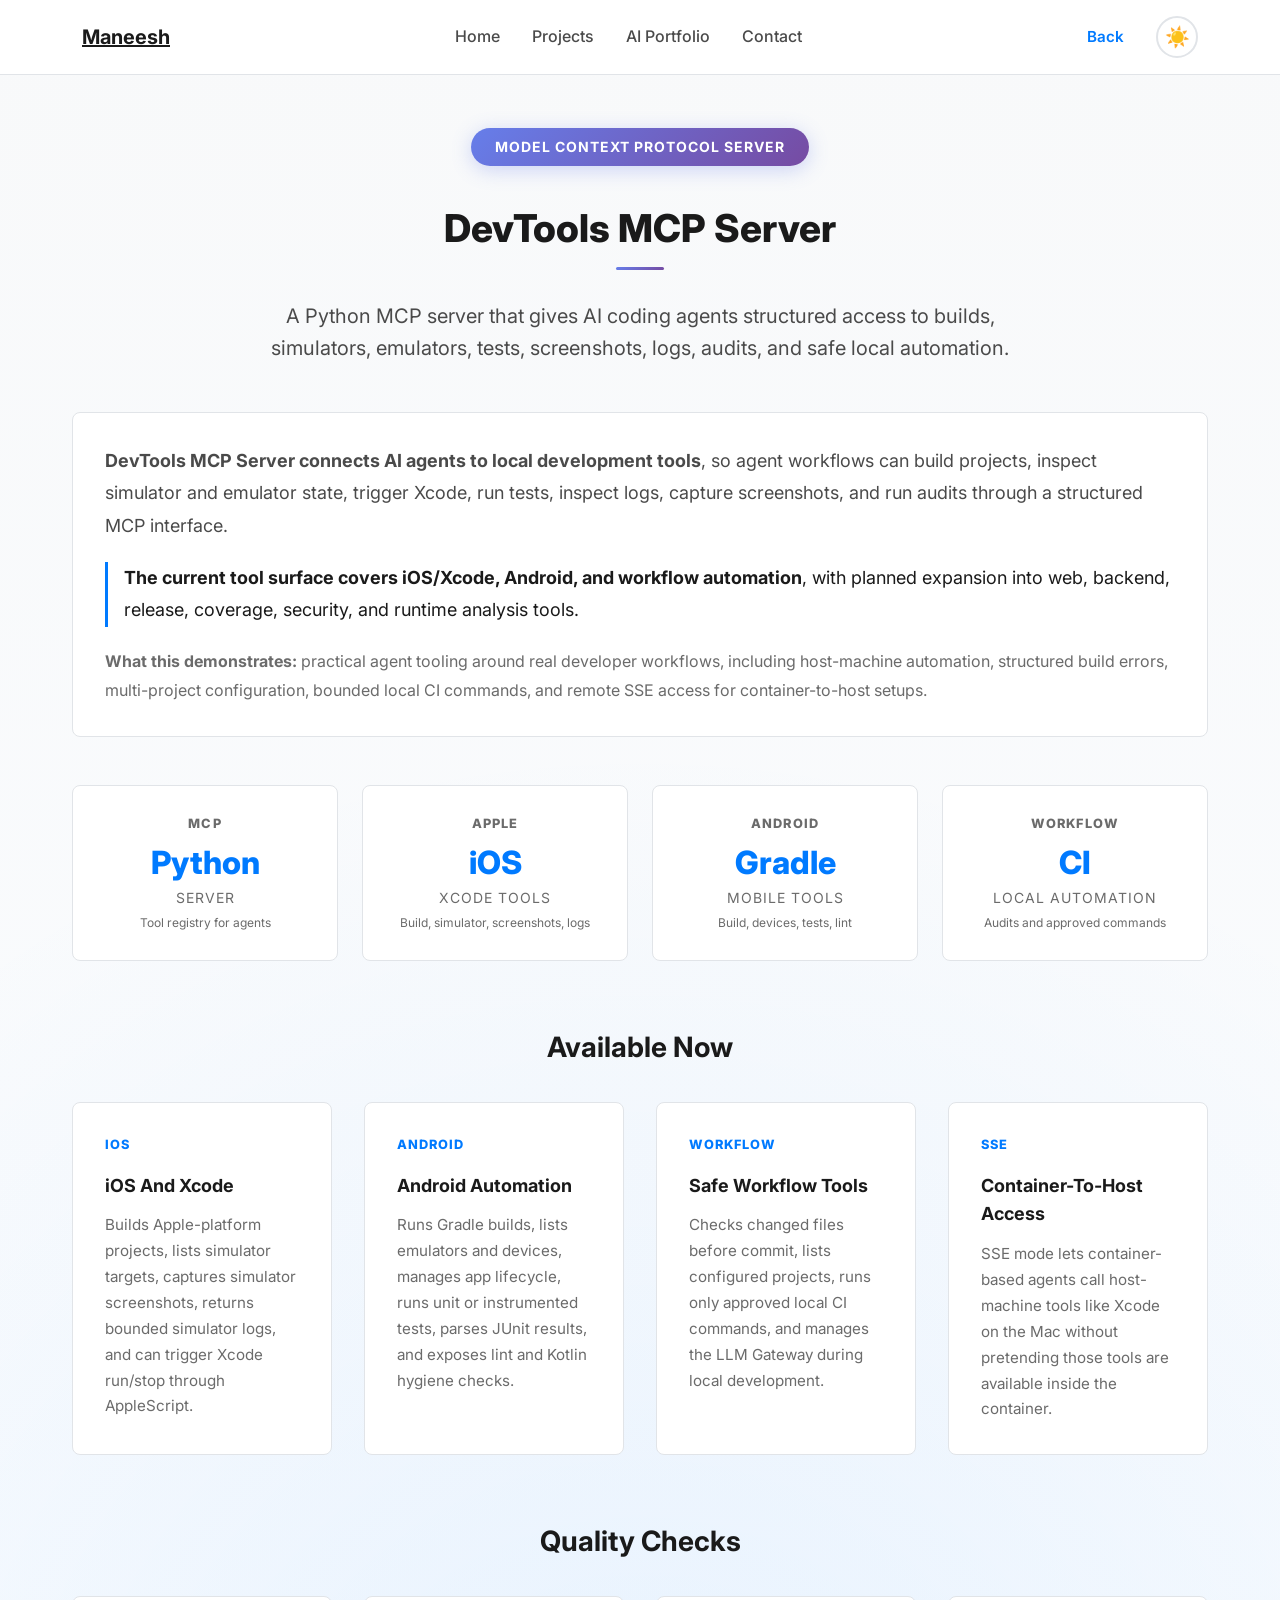
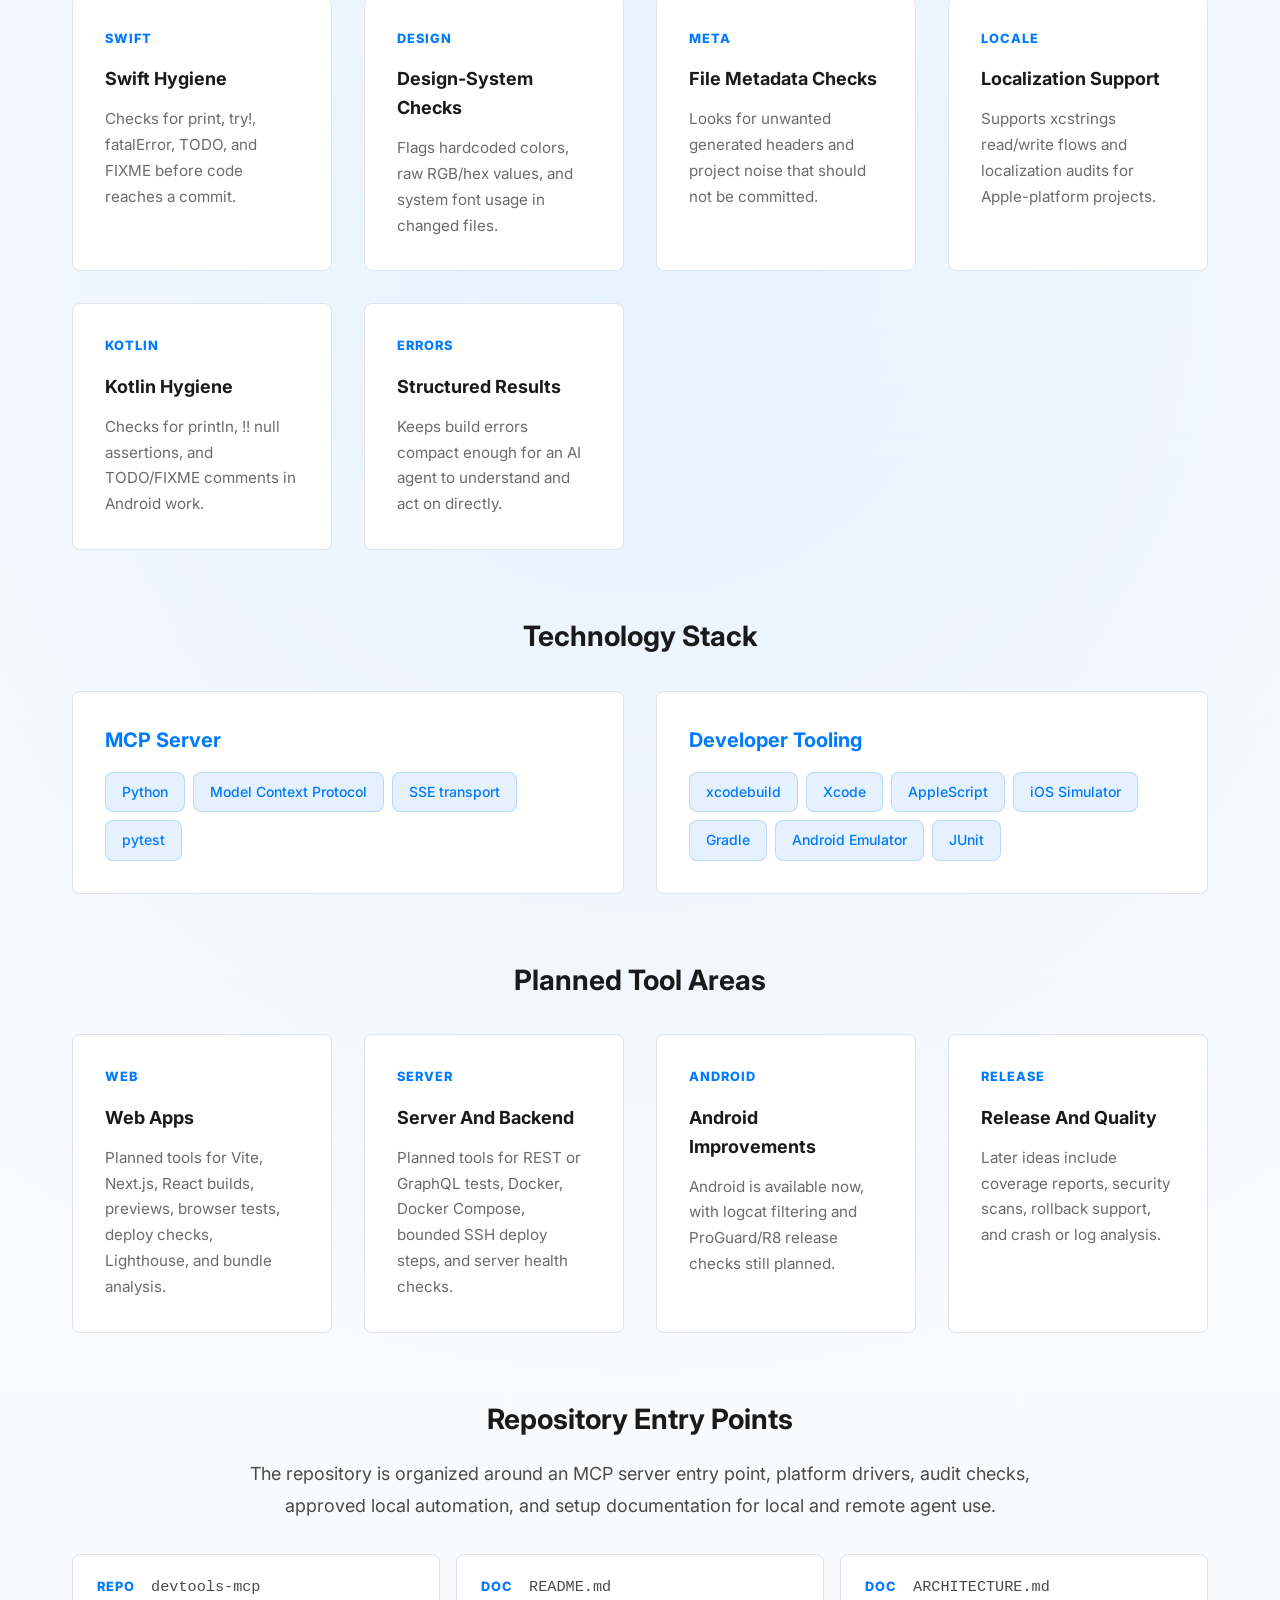
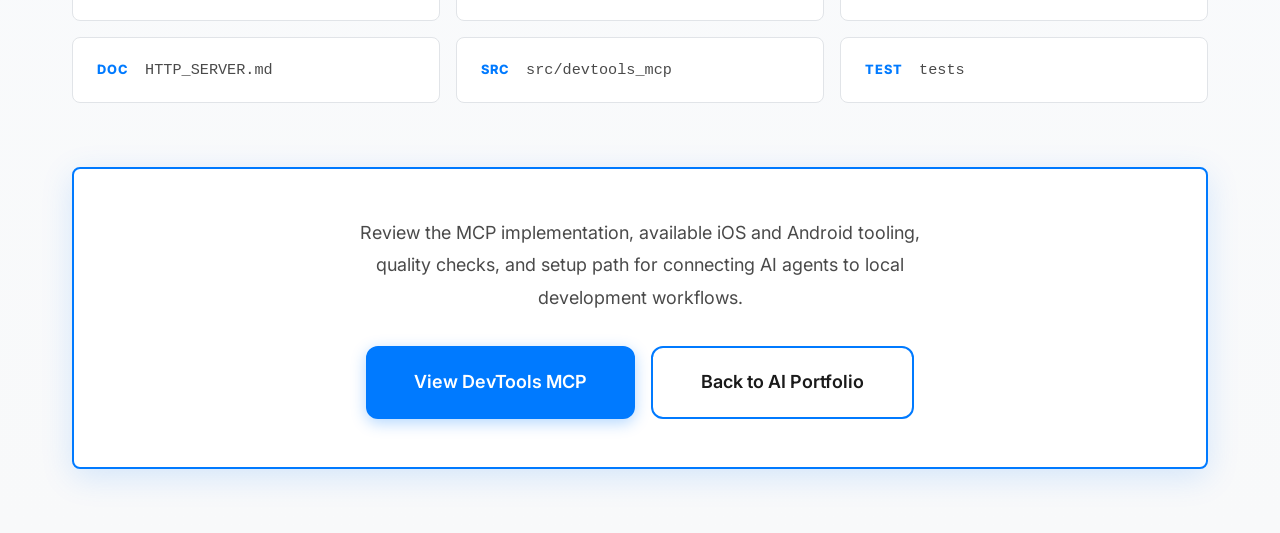
<file: ai-devtools-mcp.html>
<!DOCTYPE html>
<html lang="en">
<head>
    <meta charset="UTF-8">
    <meta name="viewport" content="width=device-width, initial-scale=1.0">
    <title>DevTools MCP Server | AI Portfolio | Maneesh</title>
    <meta name="description" content="DevTools MCP Server AI project detail page by Maneesh Madayan. Python MCP server for build automation, simulator management, audits, and Xcode control.">
    <link rel="stylesheet" href="style.css?v=20260602-ai-keyboard">
    <link rel="preconnect" href="https://fonts.googleapis.com">
    <link rel="preconnect" href="https://fonts.gstatic.com" crossorigin>
    <link href="https://fonts.googleapis.com/css2?family=Inter:wght@300;400;500;600;700&display=swap" rel="stylesheet">
</head>
<body class="detail-page">
    <nav class="navbar">
        <div class="container">
            <a href="index.html#portfolio" class="nav-brand">Maneesh</a>
            <ul class="nav-menu">
                <li><a href="index.html#home" class="nav-link">Home</a></li>
                <li><a href="index.html#projects" class="nav-link">Projects</a></li>
                <li><a href="index.html#portfolio" class="nav-link">AI Portfolio</a></li>
                <li><a href="index.html#contact" class="nav-link">Contact</a></li>
            </ul>
            <div class="nav-actions">
                <a href="index.html#portfolio" class="detail-nav-back">Back</a>
                <button class="theme-toggle" aria-label="Toggle theme" title="Toggle light/dark theme">
                    <span class="sun-icon">☀️</span>
                    <span class="moon-icon">🌙</span>
                </button>
                <div class="hamburger">
                    <span></span>
                    <span></span>
                    <span></span>
                </div>
            </div>
        </div>
    </nav>

    <main>
        <section class="portfolio-showcase">
            <div class="container">
                <div class="showcase-badge">Model Context Protocol Server</div>
                <h1 class="section-title showcase-title">DevTools MCP Server</h1>
                <p class="showcase-subtitle">A Python MCP server that gives AI coding agents structured access to builds, simulators, emulators, tests, screenshots, logs, audits, and safe local automation.</p>

                <div class="showcase-content">
                    <div class="showcase-hero">
                        <div class="showcase-description">
                            <p class="showcase-intro"><strong>DevTools MCP Server connects AI agents to local development tools</strong>, so agent workflows can build projects, inspect simulator and emulator state, trigger Xcode, run tests, inspect logs, capture screenshots, and run audits through a structured MCP interface.</p>
                            <p class="showcase-highlight"><strong>The current tool surface covers iOS/Xcode, Android, and workflow automation</strong>, with planned expansion into web, backend, release, coverage, security, and runtime analysis tools.</p>
                            <p class="showcase-vision"><strong>What this demonstrates:</strong> practical agent tooling around real developer workflows, including host-machine automation, structured build errors, multi-project configuration, bounded local CI commands, and remote SSE access for container-to-host setups.</p>
                        </div>

                        <div class="showcase-stats-grid">
                            <div class="stat-box">
                                <div class="stat-icon">MCP</div>
                                <div class="stat-value">Python</div>
                                <div class="stat-label">Server</div>
                                <div class="stat-detail">Tool registry for agents</div>
                            </div>
                            <div class="stat-box">
                                <div class="stat-icon">Apple</div>
                                <div class="stat-value">iOS</div>
                                <div class="stat-label">Xcode Tools</div>
                                <div class="stat-detail">Build, simulator, screenshots, logs</div>
                            </div>
                            <div class="stat-box">
                                <div class="stat-icon">Android</div>
                                <div class="stat-value">Gradle</div>
                                <div class="stat-label">Mobile Tools</div>
                                <div class="stat-detail">Build, devices, tests, lint</div>
                            </div>
                            <div class="stat-box">
                                <div class="stat-icon">Workflow</div>
                                <div class="stat-value">CI</div>
                                <div class="stat-label">Local Automation</div>
                                <div class="stat-detail">Audits and approved commands</div>
                            </div>
                        </div>
                    </div>

                    <div class="showcase-features">
                        <h2 class="features-title">Available Now</h2>
                        <div class="features-grid">
                            <div class="feature-item">
                                <span class="feature-icon">iOS</span>
                                <h3>iOS And Xcode</h3>
                                <p>Builds Apple-platform projects, lists simulator targets, captures simulator screenshots, returns bounded simulator logs, and can trigger Xcode run/stop through AppleScript.</p>
                            </div>
                            <div class="feature-item">
                                <span class="feature-icon">Android</span>
                                <h3>Android Automation</h3>
                                <p>Runs Gradle builds, lists emulators and devices, manages app lifecycle, runs unit or instrumented tests, parses JUnit results, and exposes lint and Kotlin hygiene checks.</p>
                            </div>
                            <div class="feature-item">
                                <span class="feature-icon">Workflow</span>
                                <h3>Safe Workflow Tools</h3>
                                <p>Checks changed files before commit, lists configured projects, runs only approved local CI commands, and manages the LLM Gateway during local development.</p>
                            </div>
                            <div class="feature-item">
                                <span class="feature-icon">SSE</span>
                                <h3>Container-To-Host Access</h3>
                                <p>SSE mode lets container-based agents call host-machine tools like Xcode on the Mac without pretending those tools are available inside the container.</p>
                            </div>
                        </div>
                    </div>

                    <div class="showcase-features">
                        <h2 class="features-title">Quality Checks</h2>
                        <div class="features-grid">
                            <div class="feature-item">
                                <span class="feature-icon">Swift</span>
                                <h3>Swift Hygiene</h3>
                                <p>Checks for print, try!, fatalError, TODO, and FIXME before code reaches a commit.</p>
                            </div>
                            <div class="feature-item">
                                <span class="feature-icon">Design</span>
                                <h3>Design-System Checks</h3>
                                <p>Flags hardcoded colors, raw RGB/hex values, and system font usage in changed files.</p>
                            </div>
                            <div class="feature-item">
                                <span class="feature-icon">Meta</span>
                                <h3>File Metadata Checks</h3>
                                <p>Looks for unwanted generated headers and project noise that should not be committed.</p>
                            </div>
                            <div class="feature-item">
                                <span class="feature-icon">Locale</span>
                                <h3>Localization Support</h3>
                                <p>Supports xcstrings read/write flows and localization audits for Apple-platform projects.</p>
                            </div>
                            <div class="feature-item">
                                <span class="feature-icon">Kotlin</span>
                                <h3>Kotlin Hygiene</h3>
                                <p>Checks for println, !! null assertions, and TODO/FIXME comments in Android work.</p>
                            </div>
                            <div class="feature-item">
                                <span class="feature-icon">Errors</span>
                                <h3>Structured Results</h3>
                                <p>Keeps build errors compact enough for an AI agent to understand and act on directly.</p>
                            </div>
                        </div>
                    </div>

                    <div class="showcase-tech">
                        <h2 class="tech-title">Technology Stack</h2>
                        <div class="tech-platforms">
                            <div class="tech-platform">
                                <h3>MCP Server</h3>
                                <div class="tech-tags-inline">
                                    <span class="tech-tag-inline">Python</span>
                                    <span class="tech-tag-inline">Model Context Protocol</span>
                                    <span class="tech-tag-inline">SSE transport</span>
                                    <span class="tech-tag-inline">pytest</span>
                                </div>
                            </div>
                            <div class="tech-platform">
                                <h3>Developer Tooling</h3>
                                <div class="tech-tags-inline">
                                    <span class="tech-tag-inline">xcodebuild</span>
                                    <span class="tech-tag-inline">Xcode</span>
                                    <span class="tech-tag-inline">AppleScript</span>
                                    <span class="tech-tag-inline">iOS Simulator</span>
                                    <span class="tech-tag-inline">Gradle</span>
                                    <span class="tech-tag-inline">Android Emulator</span>
                                    <span class="tech-tag-inline">JUnit</span>
                                </div>
                            </div>
                        </div>
                    </div>

                    <div class="showcase-features">
                        <h2 class="features-title">Planned Tool Areas</h2>
                        <div class="features-grid">
                            <div class="feature-item">
                                <span class="feature-icon">Web</span>
                                <h3>Web Apps</h3>
                                <p>Planned tools for Vite, Next.js, React builds, previews, browser tests, deploy checks, Lighthouse, and bundle analysis.</p>
                            </div>
                            <div class="feature-item">
                                <span class="feature-icon">Server</span>
                                <h3>Server And Backend</h3>
                                <p>Planned tools for REST or GraphQL tests, Docker, Docker Compose, bounded SSH deploy steps, and server health checks.</p>
                            </div>
                            <div class="feature-item">
                                <span class="feature-icon">Android</span>
                                <h3>Android Improvements</h3>
                                <p>Android is available now, with logcat filtering and ProGuard/R8 release checks still planned.</p>
                            </div>
                            <div class="feature-item">
                                <span class="feature-icon">Release</span>
                                <h3>Release And Quality</h3>
                                <p>Later ideas include coverage reports, security scans, rollback support, and crash or log analysis.</p>
                            </div>
                        </div>
                    </div>

                    <div class="showcase-documentation">
                        <h2 class="docs-title">Repository Entry Points</h2>
                        <p class="docs-description">The repository is organized around an MCP server entry point, platform drivers, audit checks, approved local automation, and setup documentation for local and remote agent use.</p>
                        <div class="docs-grid">
                            <a href="https://github.com/maneesh888/devtools-mcp" target="_blank" rel="noopener noreferrer" class="doc-item">
                                <span class="doc-icon">Repo</span>
                                <span class="doc-name">devtools-mcp</span>
                            </a>
                            <a href="https://github.com/maneesh888/devtools-mcp/blob/main/README.md" target="_blank" rel="noopener noreferrer" class="doc-item">
                                <span class="doc-icon">Doc</span>
                                <span class="doc-name">README.md</span>
                            </a>
                            <a href="https://github.com/maneesh888/devtools-mcp/blob/main/ARCHITECTURE.md" target="_blank" rel="noopener noreferrer" class="doc-item">
                                <span class="doc-icon">Doc</span>
                                <span class="doc-name">ARCHITECTURE.md</span>
                            </a>
                            <a href="https://github.com/maneesh888/devtools-mcp/blob/main/HTTP_SERVER.md" target="_blank" rel="noopener noreferrer" class="doc-item">
                                <span class="doc-icon">Doc</span>
                                <span class="doc-name">HTTP_SERVER.md</span>
                            </a>
                            <a href="https://github.com/maneesh888/devtools-mcp/tree/main/src/devtools_mcp" target="_blank" rel="noopener noreferrer" class="doc-item">
                                <span class="doc-icon">Src</span>
                                <span class="doc-name">src/devtools_mcp</span>
                            </a>
                            <a href="https://github.com/maneesh888/devtools-mcp/tree/main/tests" target="_blank" rel="noopener noreferrer" class="doc-item">
                                <span class="doc-icon">Test</span>
                                <span class="doc-name">tests</span>
                            </a>
                        </div>
                    </div>

                    <div class="showcase-cta">
                        <p class="cta-text">Review the MCP implementation, available iOS and Android tooling, quality checks, and setup path for connecting AI agents to local development workflows.</p>
                        <div class="showcase-actions">
                            <a href="https://github.com/maneesh888/devtools-mcp" target="_blank" rel="noopener noreferrer" class="btn btn-primary btn-large showcase-btn">View DevTools MCP</a>
                            <a href="index.html#portfolio" class="btn btn-secondary btn-large showcase-btn">Back to AI Portfolio</a>
                        </div>
                    </div>
                </div>
            </div>
        </section>
    </main>

    <script src="script.js?v=20260602-ai-keyboard"></script>
</body>
</html>
</file>
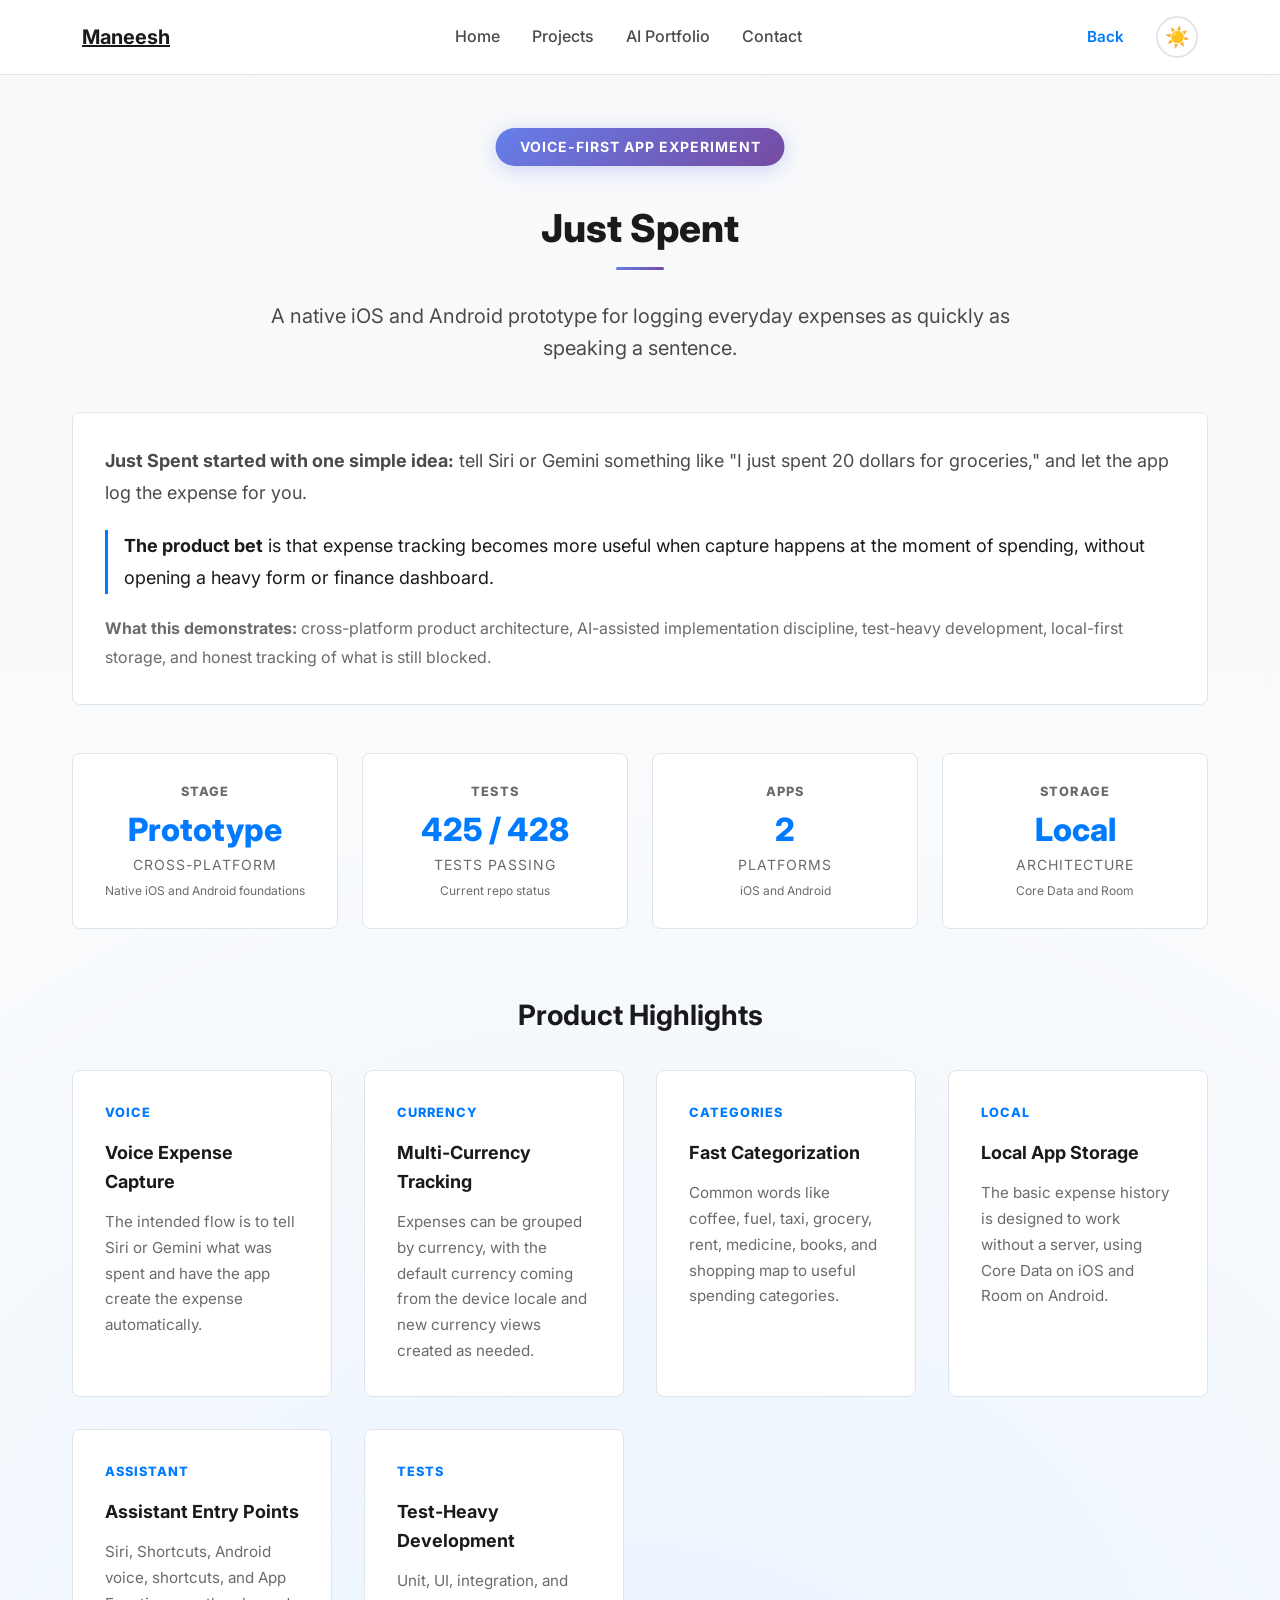
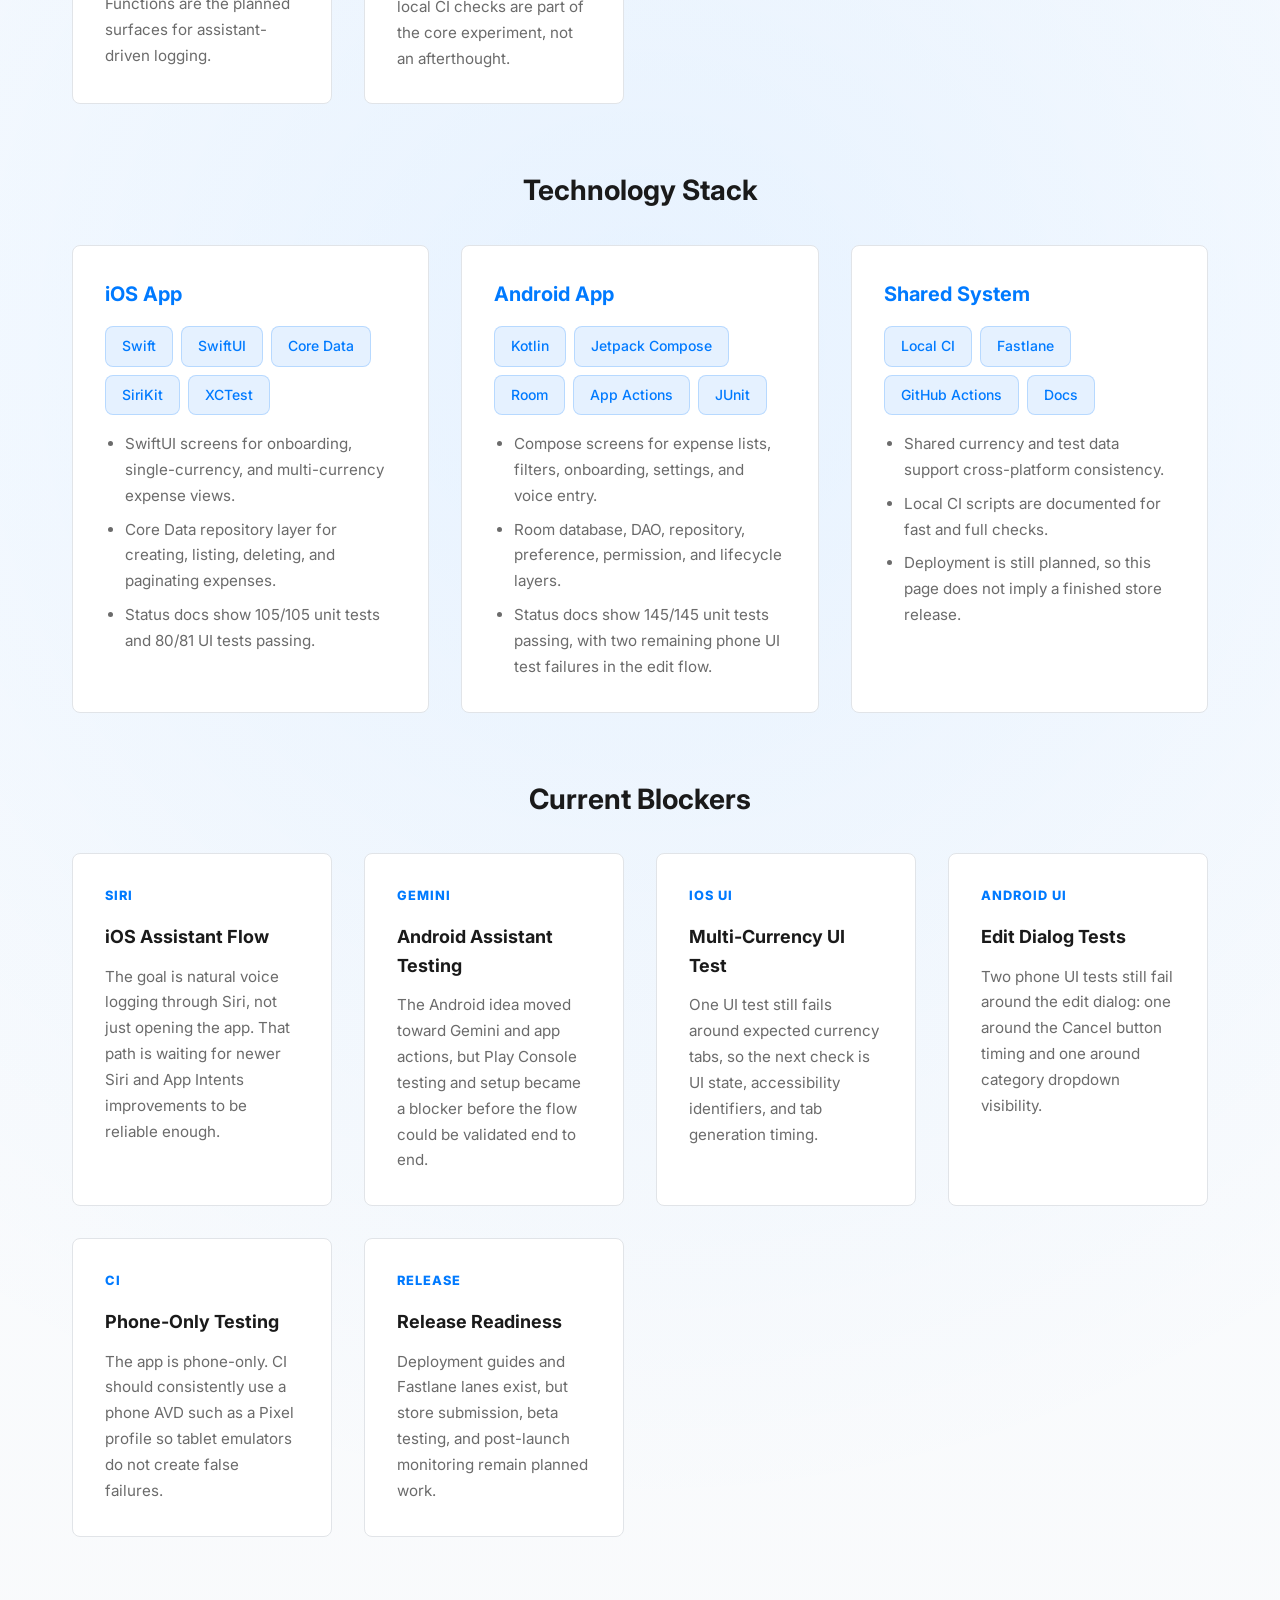
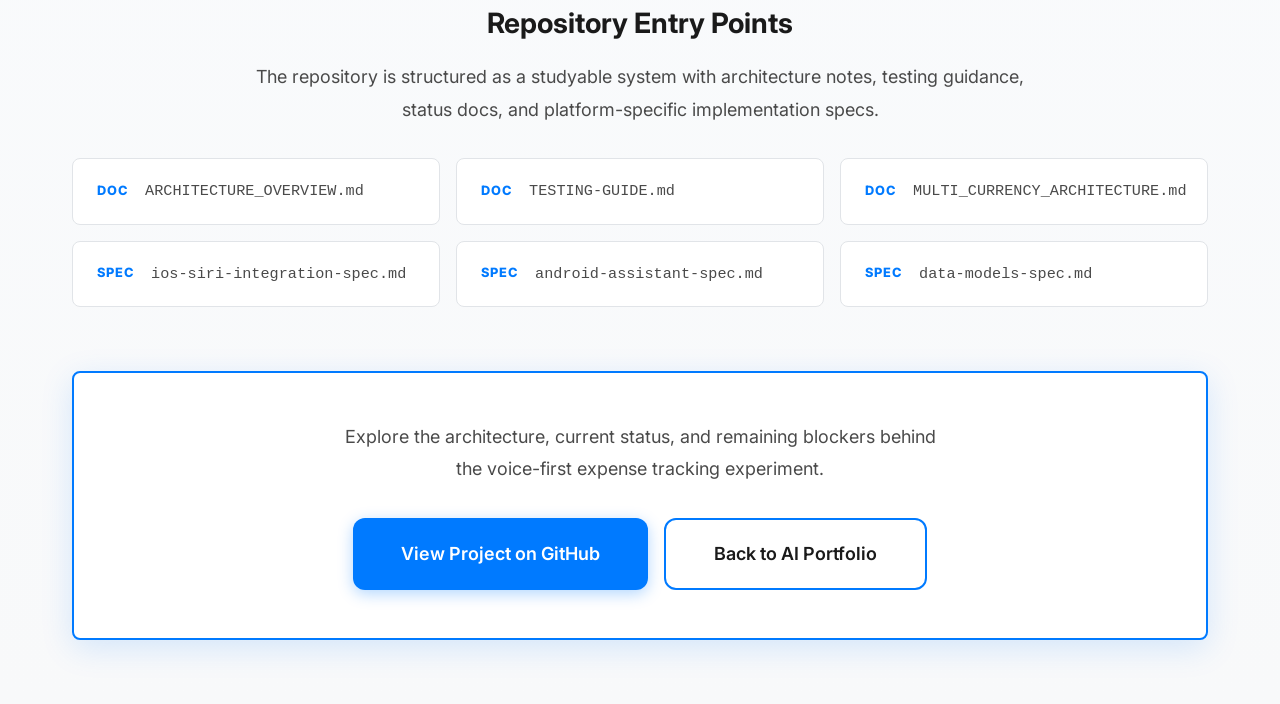
<file: ai-just-spent.html>
<!DOCTYPE html>
<html lang="en">
<head>
    <meta charset="UTF-8">
    <meta name="viewport" content="width=device-width, initial-scale=1.0">
    <title>Just Spent | AI Portfolio | Maneesh</title>
    <meta name="description" content="Just Spent AI-assisted project detail page by Maneesh Madayan. Cross-platform voice expense tracker for iOS and Android.">
    <link rel="stylesheet" href="style.css?v=20260602-ai-keyboard">
    <link rel="preconnect" href="https://fonts.googleapis.com">
    <link rel="preconnect" href="https://fonts.gstatic.com" crossorigin>
    <link href="https://fonts.googleapis.com/css2?family=Inter:wght@300;400;500;600;700&display=swap" rel="stylesheet">
</head>
<body class="detail-page">
    <nav class="navbar">
        <div class="container">
            <a href="index.html#portfolio" class="nav-brand">Maneesh</a>
            <ul class="nav-menu">
                <li><a href="index.html#home" class="nav-link">Home</a></li>
                <li><a href="index.html#projects" class="nav-link">Projects</a></li>
                <li><a href="index.html#portfolio" class="nav-link">AI Portfolio</a></li>
                <li><a href="index.html#contact" class="nav-link">Contact</a></li>
            </ul>
            <div class="nav-actions">
                <a href="index.html#portfolio" class="detail-nav-back">Back</a>
                <button class="theme-toggle" aria-label="Toggle theme" title="Toggle light/dark theme">
                    <span class="sun-icon">☀️</span>
                    <span class="moon-icon">🌙</span>
                </button>
                <div class="hamburger">
                    <span></span>
                    <span></span>
                    <span></span>
                </div>
            </div>
        </div>
    </nav>

    <main>
        <section class="portfolio-showcase">
            <div class="container">
                <div class="showcase-badge">Voice-First App Experiment</div>
                <h1 class="section-title showcase-title">Just Spent</h1>
                <p class="showcase-subtitle">A native iOS and Android prototype for logging everyday expenses as quickly as speaking a sentence.</p>

                <div class="showcase-content">
                    <div class="showcase-hero">
                        <div class="showcase-description">
                            <p class="showcase-intro"><strong>Just Spent started with one simple idea:</strong> tell Siri or Gemini something like "I just spent 20 dollars for groceries," and let the app log the expense for you.</p>
                            <p class="showcase-highlight"><strong>The product bet</strong> is that expense tracking becomes more useful when capture happens at the moment of spending, without opening a heavy form or finance dashboard.</p>
                            <p class="showcase-vision"><strong>What this demonstrates:</strong> cross-platform product architecture, AI-assisted implementation discipline, test-heavy development, local-first storage, and honest tracking of what is still blocked.</p>
                        </div>

                        <div class="showcase-stats-grid">
                            <div class="stat-box">
                                <div class="stat-icon">Stage</div>
                                <div class="stat-value">Prototype</div>
                                <div class="stat-label">Cross-Platform</div>
                                <div class="stat-detail">Native iOS and Android foundations</div>
                            </div>
                            <div class="stat-box">
                                <div class="stat-icon">Tests</div>
                                <div class="stat-value">425 / 428</div>
                                <div class="stat-label">Tests Passing</div>
                                <div class="stat-detail">Current repo status</div>
                            </div>
                            <div class="stat-box">
                                <div class="stat-icon">Apps</div>
                                <div class="stat-value">2</div>
                                <div class="stat-label">Platforms</div>
                                <div class="stat-detail">iOS and Android</div>
                            </div>
                            <div class="stat-box">
                                <div class="stat-icon">Storage</div>
                                <div class="stat-value">Local</div>
                                <div class="stat-label">Architecture</div>
                                <div class="stat-detail">Core Data and Room</div>
                            </div>
                        </div>
                    </div>

                    <div class="showcase-features">
                        <h2 class="features-title">Product Highlights</h2>
                        <div class="features-grid">
                            <div class="feature-item">
                                <span class="feature-icon">Voice</span>
                                <h3>Voice Expense Capture</h3>
                                <p>The intended flow is to tell Siri or Gemini what was spent and have the app create the expense automatically.</p>
                            </div>
                            <div class="feature-item">
                                <span class="feature-icon">Currency</span>
                                <h3>Multi-Currency Tracking</h3>
                                <p>Expenses can be grouped by currency, with the default currency coming from the device locale and new currency views created as needed.</p>
                            </div>
                            <div class="feature-item">
                                <span class="feature-icon">Categories</span>
                                <h3>Fast Categorization</h3>
                                <p>Common words like coffee, fuel, taxi, grocery, rent, medicine, books, and shopping map to useful spending categories.</p>
                            </div>
                            <div class="feature-item">
                                <span class="feature-icon">Local</span>
                                <h3>Local App Storage</h3>
                                <p>The basic expense history is designed to work without a server, using Core Data on iOS and Room on Android.</p>
                            </div>
                            <div class="feature-item">
                                <span class="feature-icon">Assistant</span>
                                <h3>Assistant Entry Points</h3>
                                <p>Siri, Shortcuts, Android voice, shortcuts, and App Functions are the planned surfaces for assistant-driven logging.</p>
                            </div>
                            <div class="feature-item">
                                <span class="feature-icon">Tests</span>
                                <h3>Test-Heavy Development</h3>
                                <p>Unit, UI, integration, and local CI checks are part of the core experiment, not an afterthought.</p>
                            </div>
                        </div>
                    </div>

                    <div class="showcase-tech">
                        <h2 class="tech-title">Technology Stack</h2>
                        <div class="tech-platforms">
                            <div class="tech-platform">
                                <h3>iOS App</h3>
                                <div class="tech-tags-inline">
                                    <span class="tech-tag-inline">Swift</span>
                                    <span class="tech-tag-inline">SwiftUI</span>
                                    <span class="tech-tag-inline">Core Data</span>
                                    <span class="tech-tag-inline">SiriKit</span>
                                    <span class="tech-tag-inline">XCTest</span>
                                </div>
                                <ul class="detail-list">
                                    <li>SwiftUI screens for onboarding, single-currency, and multi-currency expense views.</li>
                                    <li>Core Data repository layer for creating, listing, deleting, and paginating expenses.</li>
                                    <li>Status docs show 105/105 unit tests and 80/81 UI tests passing.</li>
                                </ul>
                            </div>
                            <div class="tech-platform">
                                <h3>Android App</h3>
                                <div class="tech-tags-inline">
                                    <span class="tech-tag-inline">Kotlin</span>
                                    <span class="tech-tag-inline">Jetpack Compose</span>
                                    <span class="tech-tag-inline">Room</span>
                                    <span class="tech-tag-inline">App Actions</span>
                                    <span class="tech-tag-inline">JUnit</span>
                                </div>
                                <ul class="detail-list">
                                    <li>Compose screens for expense lists, filters, onboarding, settings, and voice entry.</li>
                                    <li>Room database, DAO, repository, preference, permission, and lifecycle layers.</li>
                                    <li>Status docs show 145/145 unit tests passing, with two remaining phone UI test failures in the edit flow.</li>
                                </ul>
                            </div>
                            <div class="tech-platform">
                                <h3>Shared System</h3>
                                <div class="tech-tags-inline">
                                    <span class="tech-tag-inline">Local CI</span>
                                    <span class="tech-tag-inline">Fastlane</span>
                                    <span class="tech-tag-inline">GitHub Actions</span>
                                    <span class="tech-tag-inline">Docs</span>
                                </div>
                                <ul class="detail-list">
                                    <li>Shared currency and test data support cross-platform consistency.</li>
                                    <li>Local CI scripts are documented for fast and full checks.</li>
                                    <li>Deployment is still planned, so this page does not imply a finished store release.</li>
                                </ul>
                            </div>
                        </div>
                    </div>

                    <div class="showcase-features">
                        <h2 class="features-title">Current Blockers</h2>
                        <div class="features-grid">
                            <div class="feature-item">
                                <span class="feature-icon">Siri</span>
                                <h3>iOS Assistant Flow</h3>
                                <p>The goal is natural voice logging through Siri, not just opening the app. That path is waiting for newer Siri and App Intents improvements to be reliable enough.</p>
                            </div>
                            <div class="feature-item">
                                <span class="feature-icon">Gemini</span>
                                <h3>Android Assistant Testing</h3>
                                <p>The Android idea moved toward Gemini and app actions, but Play Console testing and setup became a blocker before the flow could be validated end to end.</p>
                            </div>
                            <div class="feature-item">
                                <span class="feature-icon">iOS UI</span>
                                <h3>Multi-Currency UI Test</h3>
                                <p>One UI test still fails around expected currency tabs, so the next check is UI state, accessibility identifiers, and tab generation timing.</p>
                            </div>
                            <div class="feature-item">
                                <span class="feature-icon">Android UI</span>
                                <h3>Edit Dialog Tests</h3>
                                <p>Two phone UI tests still fail around the edit dialog: one around the Cancel button timing and one around category dropdown visibility.</p>
                            </div>
                            <div class="feature-item">
                                <span class="feature-icon">CI</span>
                                <h3>Phone-Only Testing</h3>
                                <p>The app is phone-only. CI should consistently use a phone AVD such as a Pixel profile so tablet emulators do not create false failures.</p>
                            </div>
                            <div class="feature-item">
                                <span class="feature-icon">Release</span>
                                <h3>Release Readiness</h3>
                                <p>Deployment guides and Fastlane lanes exist, but store submission, beta testing, and post-launch monitoring remain planned work.</p>
                            </div>
                        </div>
                    </div>

                    <div class="showcase-documentation">
                        <h2 class="docs-title">Repository Entry Points</h2>
                        <p class="docs-description">The repository is structured as a studyable system with architecture notes, testing guidance, status docs, and platform-specific implementation specs.</p>
                        <div class="docs-grid">
                            <a href="https://github.com/maneesh888/just-spent/blob/main/ARCHITECTURE_OVERVIEW.md" target="_blank" rel="noopener noreferrer" class="doc-item">
                                <span class="doc-icon">Doc</span>
                                <span class="doc-name">ARCHITECTURE_OVERVIEW.md</span>
                            </a>
                            <a href="https://github.com/maneesh888/just-spent/blob/main/TESTING-GUIDE.md" target="_blank" rel="noopener noreferrer" class="doc-item">
                                <span class="doc-icon">Doc</span>
                                <span class="doc-name">TESTING-GUIDE.md</span>
                            </a>
                            <a href="https://github.com/maneesh888/just-spent/blob/main/MULTI_CURRENCY_ARCHITECTURE.md" target="_blank" rel="noopener noreferrer" class="doc-item">
                                <span class="doc-icon">Doc</span>
                                <span class="doc-name">MULTI_CURRENCY_ARCHITECTURE.md</span>
                            </a>
                            <a href="https://github.com/maneesh888/just-spent/blob/main/ios-siri-integration-spec.md" target="_blank" rel="noopener noreferrer" class="doc-item">
                                <span class="doc-icon">Spec</span>
                                <span class="doc-name">ios-siri-integration-spec.md</span>
                            </a>
                            <a href="https://github.com/maneesh888/just-spent/blob/main/android-assistant-spec.md" target="_blank" rel="noopener noreferrer" class="doc-item">
                                <span class="doc-icon">Spec</span>
                                <span class="doc-name">android-assistant-spec.md</span>
                            </a>
                            <a href="https://github.com/maneesh888/just-spent/blob/main/data-models-spec.md" target="_blank" rel="noopener noreferrer" class="doc-item">
                                <span class="doc-icon">Spec</span>
                                <span class="doc-name">data-models-spec.md</span>
                            </a>
                        </div>
                    </div>

                    <div class="showcase-cta">
                        <p class="cta-text">Explore the architecture, current status, and remaining blockers behind the voice-first expense tracking experiment.</p>
                        <div class="showcase-actions">
                            <a href="https://github.com/maneesh888/just-spent" target="_blank" rel="noopener noreferrer" class="btn btn-primary btn-large showcase-btn">View Project on GitHub</a>
                            <a href="index.html#portfolio" class="btn btn-secondary btn-large showcase-btn">Back to AI Portfolio</a>
                        </div>
                    </div>
                </div>
            </div>
        </section>
    </main>

    <script src="script.js?v=20260602-ai-keyboard"></script>
</body>
</html>
</file>
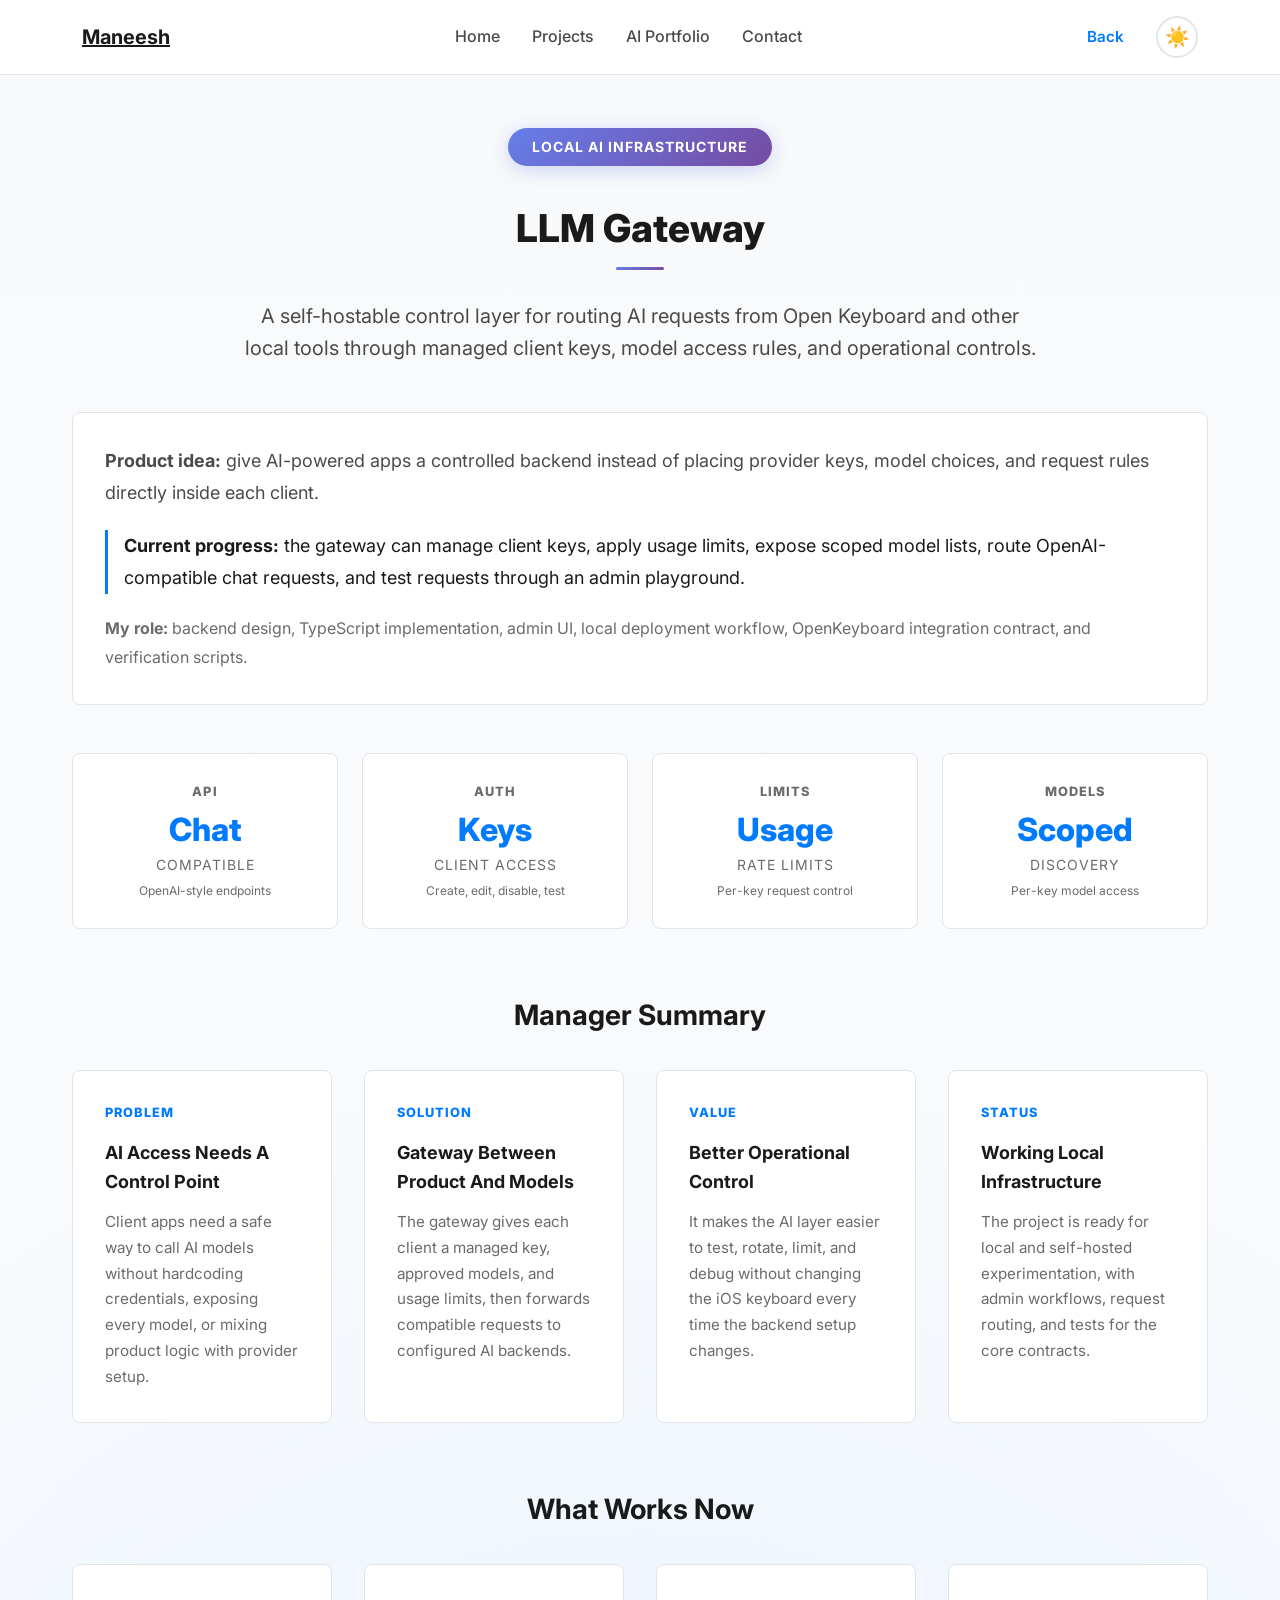
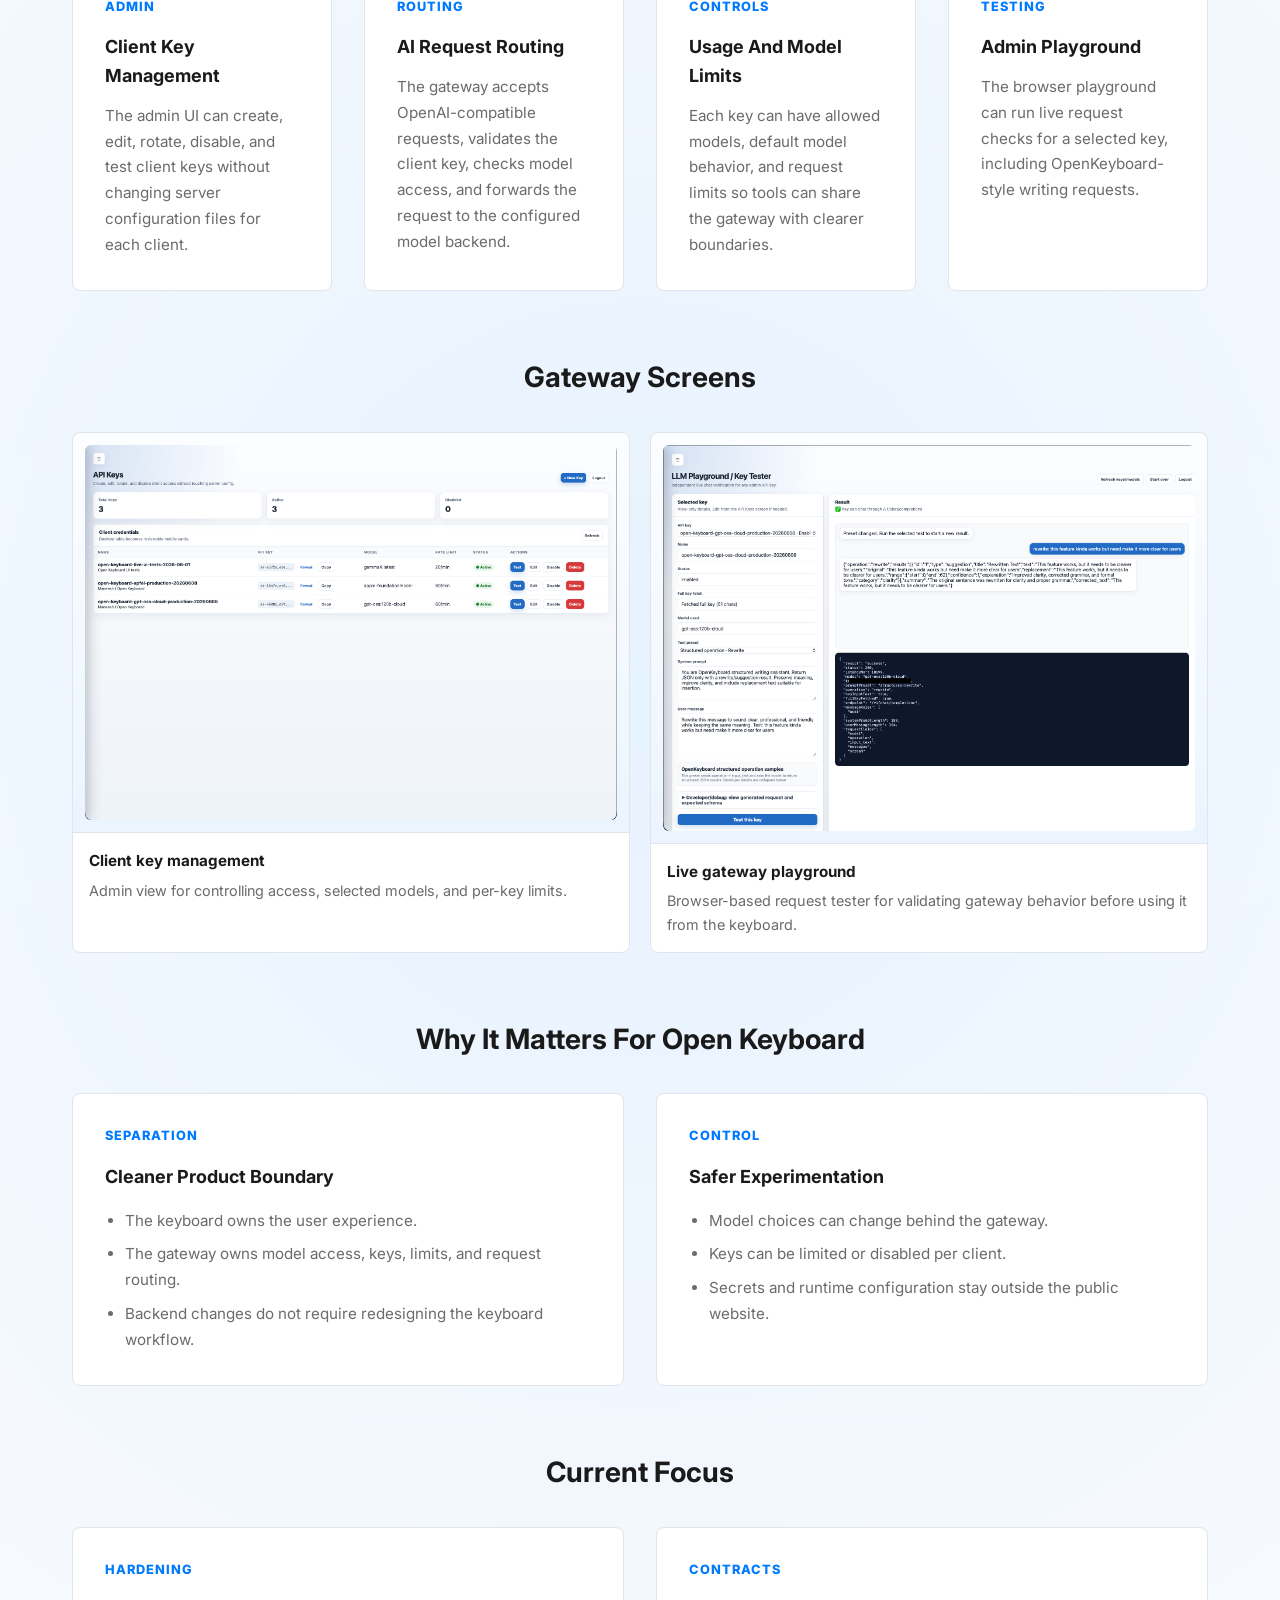
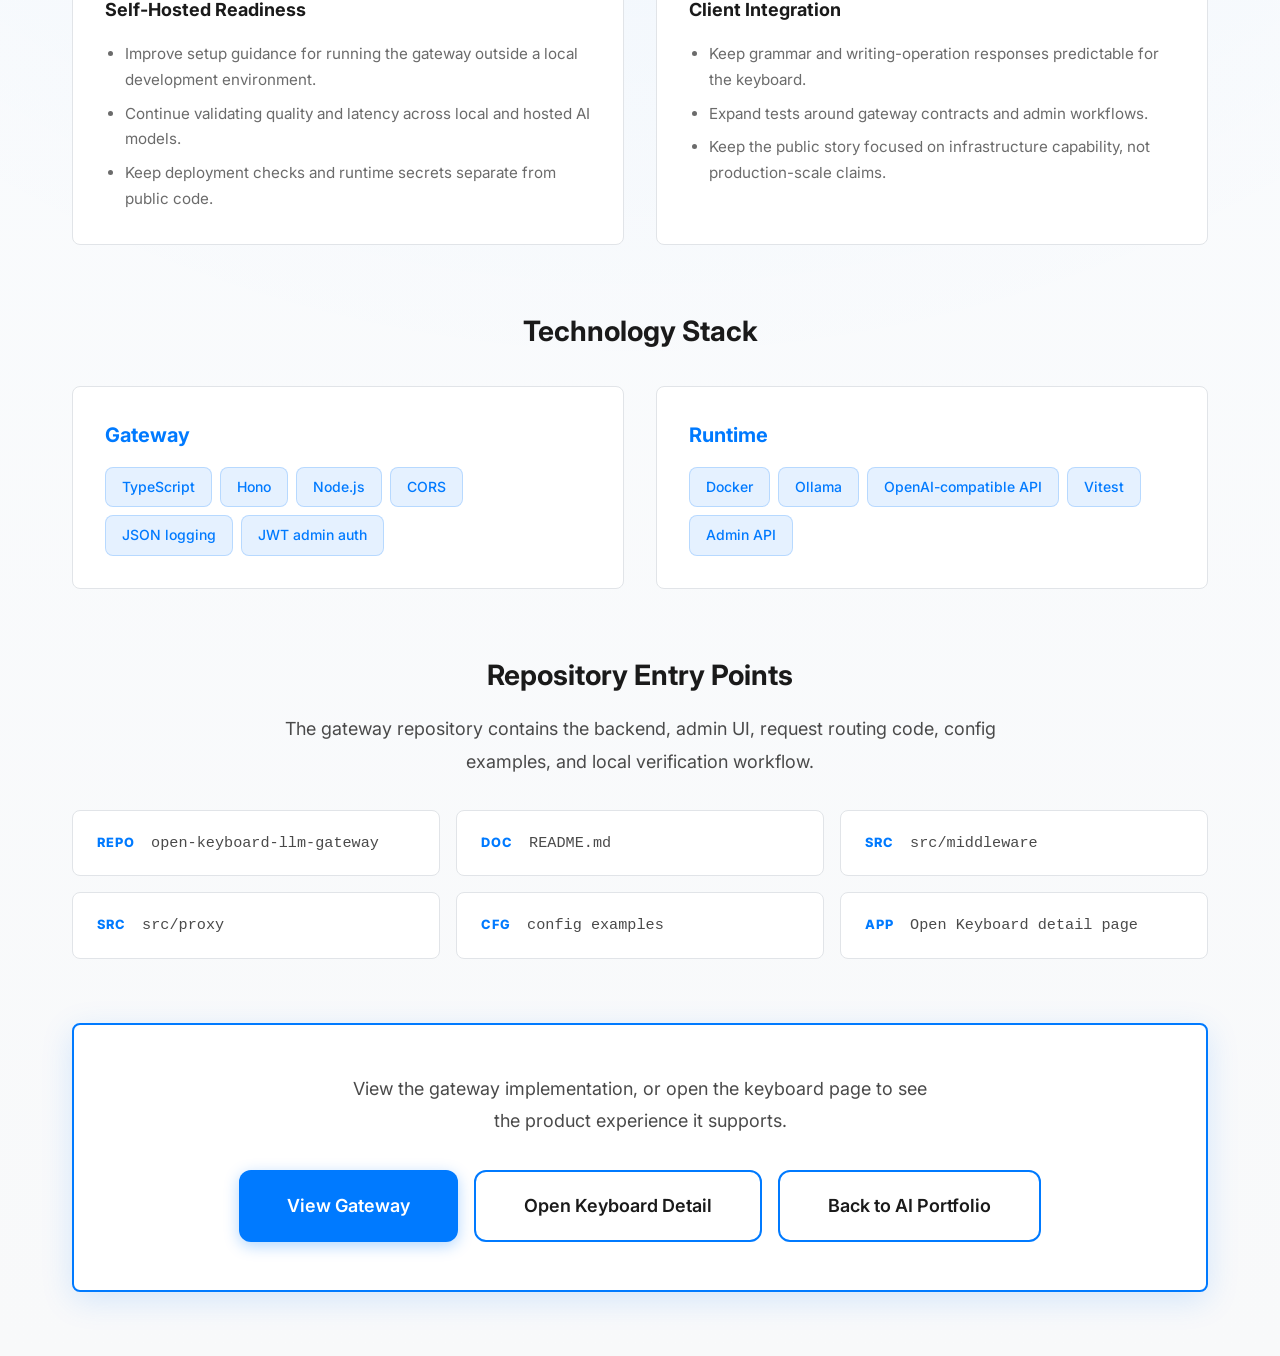
<file: ai-open-keyboard-llm-gateway.html>
<!DOCTYPE html>
<html lang="en">
<head>
    <meta charset="UTF-8">
    <meta name="viewport" content="width=device-width, initial-scale=1.0">
    <title>LLM Gateway | AI Portfolio | Maneesh</title>
    <meta name="description" content="LLM Gateway project detail page by Maneesh Madayan. A self-hostable AI request gateway with client keys, model access controls, and admin tools.">
    <link rel="stylesheet" href="style.css?v=20260704-manager">
    <link rel="preconnect" href="https://fonts.googleapis.com">
    <link rel="preconnect" href="https://fonts.gstatic.com" crossorigin>
    <link href="https://fonts.googleapis.com/css2?family=Inter:wght@300;400;500;600;700&display=swap" rel="stylesheet">
</head>
<body class="detail-page">
    <nav class="navbar">
        <div class="container">
            <a href="index.html#portfolio" class="nav-brand">Maneesh</a>
            <ul class="nav-menu">
                <li><a href="index.html#home" class="nav-link">Home</a></li>
                <li><a href="index.html#projects" class="nav-link">Projects</a></li>
                <li><a href="index.html#portfolio" class="nav-link">AI Portfolio</a></li>
                <li><a href="index.html#contact" class="nav-link">Contact</a></li>
            </ul>
            <div class="nav-actions">
                <a href="index.html#portfolio" class="detail-nav-back">Back</a>
                <button class="theme-toggle" aria-label="Toggle theme" title="Toggle light/dark theme">
                    <span class="sun-icon">☀️</span>
                    <span class="moon-icon">🌙</span>
                </button>
                <div class="hamburger">
                    <span></span>
                    <span></span>
                    <span></span>
                </div>
            </div>
        </div>
    </nav>

    <main>
        <section class="portfolio-showcase">
            <div class="container">
                <div class="showcase-badge">Local AI Infrastructure</div>
                <h1 class="section-title showcase-title">LLM Gateway</h1>
                <p class="showcase-subtitle">A self-hostable control layer for routing AI requests from Open Keyboard and other local tools through managed client keys, model access rules, and operational controls.</p>

                <div class="showcase-content">
                    <div class="showcase-hero">
                        <div class="showcase-description">
                            <p class="showcase-intro"><strong>Product idea:</strong> give AI-powered apps a controlled backend instead of placing provider keys, model choices, and request rules directly inside each client.</p>
                            <p class="showcase-highlight"><strong>Current progress:</strong> the gateway can manage client keys, apply usage limits, expose scoped model lists, route OpenAI-compatible chat requests, and test requests through an admin playground.</p>
                            <p class="showcase-vision"><strong>My role:</strong> backend design, TypeScript implementation, admin UI, local deployment workflow, OpenKeyboard integration contract, and verification scripts.</p>
                        </div>

                        <div class="showcase-stats-grid">
                            <div class="stat-box">
                                <div class="stat-icon">API</div>
                                <div class="stat-value">Chat</div>
                                <div class="stat-label">Compatible</div>
                                <div class="stat-detail">OpenAI-style endpoints</div>
                            </div>
                            <div class="stat-box">
                                <div class="stat-icon">Auth</div>
                                <div class="stat-value">Keys</div>
                                <div class="stat-label">Client Access</div>
                                <div class="stat-detail">Create, edit, disable, test</div>
                            </div>
                            <div class="stat-box">
                                <div class="stat-icon">Limits</div>
                                <div class="stat-value">Usage</div>
                                <div class="stat-label">Rate Limits</div>
                                <div class="stat-detail">Per-key request control</div>
                            </div>
                            <div class="stat-box">
                                <div class="stat-icon">Models</div>
                                <div class="stat-value">Scoped</div>
                                <div class="stat-label">Discovery</div>
                                <div class="stat-detail">Per-key model access</div>
                            </div>
                        </div>
                    </div>

                    <div class="showcase-features">
                        <h2 class="features-title">Manager Summary</h2>
                        <div class="features-grid">
                            <div class="feature-item">
                                <span class="feature-icon">Problem</span>
                                <h3>AI Access Needs A Control Point</h3>
                                <p>Client apps need a safe way to call AI models without hardcoding credentials, exposing every model, or mixing product logic with provider setup.</p>
                            </div>
                            <div class="feature-item">
                                <span class="feature-icon">Solution</span>
                                <h3>Gateway Between Product And Models</h3>
                                <p>The gateway gives each client a managed key, approved models, and usage limits, then forwards compatible requests to configured AI backends.</p>
                            </div>
                            <div class="feature-item">
                                <span class="feature-icon">Value</span>
                                <h3>Better Operational Control</h3>
                                <p>It makes the AI layer easier to test, rotate, limit, and debug without changing the iOS keyboard every time the backend setup changes.</p>
                            </div>
                            <div class="feature-item">
                                <span class="feature-icon">Status</span>
                                <h3>Working Local Infrastructure</h3>
                                <p>The project is ready for local and self-hosted experimentation, with admin workflows, request routing, and tests for the core contracts.</p>
                            </div>
                        </div>
                    </div>

                    <div class="showcase-features">
                        <h2 class="features-title">What Works Now</h2>
                        <div class="features-grid">
                            <div class="feature-item">
                                <span class="feature-icon">Admin</span>
                                <h3>Client Key Management</h3>
                                <p>The admin UI can create, edit, rotate, disable, and test client keys without changing server configuration files for each client.</p>
                            </div>
                            <div class="feature-item">
                                <span class="feature-icon">Routing</span>
                                <h3>AI Request Routing</h3>
                                <p>The gateway accepts OpenAI-compatible requests, validates the client key, checks model access, and forwards the request to the configured model backend.</p>
                            </div>
                            <div class="feature-item">
                                <span class="feature-icon">Controls</span>
                                <h3>Usage And Model Limits</h3>
                                <p>Each key can have allowed models, default model behavior, and request limits so tools can share the gateway with clearer boundaries.</p>
                            </div>
                            <div class="feature-item">
                                <span class="feature-icon">Testing</span>
                                <h3>Admin Playground</h3>
                                <p>The browser playground can run live request checks for a selected key, including OpenKeyboard-style writing requests.</p>
                            </div>
                        </div>
                    </div>

                    <div class="showcase-visuals">
                        <h2 class="features-title">Gateway Screens</h2>
                        <div class="visual-grid visual-grid-wide">
                            <figure class="visual-card">
                                <a class="visual-frame visual-frame-wide" href="assets/projects/llm-gateway-api-keys.png" target="_blank" rel="noopener noreferrer">
                                    <img src="assets/projects/llm-gateway-api-keys.png" alt="LLM Gateway admin UI showing API key management, models, and rate limits.">
                                </a>
                                <figcaption><strong>Client key management</strong><span>Admin view for controlling access, selected models, and per-key limits.</span></figcaption>
                            </figure>
                            <figure class="visual-card">
                                <a class="visual-frame visual-frame-wide" href="assets/projects/llm-gateway-playground.png" target="_blank" rel="noopener noreferrer">
                                    <img src="assets/projects/llm-gateway-playground.png" alt="LLM Gateway playground showing a structured writing request and AI response.">
                                </a>
                                <figcaption><strong>Live gateway playground</strong><span>Browser-based request tester for validating gateway behavior before using it from the keyboard.</span></figcaption>
                            </figure>
                        </div>
                    </div>

                    <div class="showcase-features">
                        <h2 class="features-title">Why It Matters For Open Keyboard</h2>
                        <div class="features-grid">
                            <div class="feature-item">
                                <span class="feature-icon">Separation</span>
                                <h3>Cleaner Product Boundary</h3>
                                <ul class="detail-list">
                                    <li>The keyboard owns the user experience.</li>
                                    <li>The gateway owns model access, keys, limits, and request routing.</li>
                                    <li>Backend changes do not require redesigning the keyboard workflow.</li>
                                </ul>
                            </div>
                            <div class="feature-item">
                                <span class="feature-icon">Control</span>
                                <h3>Safer Experimentation</h3>
                                <ul class="detail-list">
                                    <li>Model choices can change behind the gateway.</li>
                                    <li>Keys can be limited or disabled per client.</li>
                                    <li>Secrets and runtime configuration stay outside the public website.</li>
                                </ul>
                            </div>
                        </div>
                    </div>

                    <div class="showcase-features">
                        <h2 class="features-title">Current Focus</h2>
                        <div class="features-grid">
                            <div class="feature-item">
                                <span class="feature-icon">Hardening</span>
                                <h3>Self-Hosted Readiness</h3>
                                <ul class="detail-list">
                                    <li>Improve setup guidance for running the gateway outside a local development environment.</li>
                                    <li>Continue validating quality and latency across local and hosted AI models.</li>
                                    <li>Keep deployment checks and runtime secrets separate from public code.</li>
                                </ul>
                            </div>
                            <div class="feature-item">
                                <span class="feature-icon">Contracts</span>
                                <h3>Client Integration</h3>
                                <ul class="detail-list">
                                    <li>Keep grammar and writing-operation responses predictable for the keyboard.</li>
                                    <li>Expand tests around gateway contracts and admin workflows.</li>
                                    <li>Keep the public story focused on infrastructure capability, not production-scale claims.</li>
                                </ul>
                            </div>
                        </div>
                    </div>

                    <div class="showcase-tech">
                        <h2 class="tech-title">Technology Stack</h2>
                        <div class="tech-platforms">
                            <div class="tech-platform">
                                <h3>Gateway</h3>
                                <div class="tech-tags-inline">
                                    <span class="tech-tag-inline">TypeScript</span>
                                    <span class="tech-tag-inline">Hono</span>
                                    <span class="tech-tag-inline">Node.js</span>
                                    <span class="tech-tag-inline">CORS</span>
                                    <span class="tech-tag-inline">JSON logging</span>
                                    <span class="tech-tag-inline">JWT admin auth</span>
                                </div>
                            </div>
                            <div class="tech-platform">
                                <h3>Runtime</h3>
                                <div class="tech-tags-inline">
                                    <span class="tech-tag-inline">Docker</span>
                                    <span class="tech-tag-inline">Ollama</span>
                                    <span class="tech-tag-inline">OpenAI-compatible API</span>
                                    <span class="tech-tag-inline">Vitest</span>
                                    <span class="tech-tag-inline">Admin API</span>
                                </div>
                            </div>
                        </div>
                    </div>

                    <div class="showcase-documentation">
                        <h2 class="docs-title">Repository Entry Points</h2>
                        <p class="docs-description">The gateway repository contains the backend, admin UI, request routing code, config examples, and local verification workflow.</p>
                        <div class="docs-grid">
                            <a href="https://github.com/maneesh888/open-keyboard-llm-gateway" target="_blank" rel="noopener noreferrer" class="doc-item">
                                <span class="doc-icon">Repo</span>
                                <span class="doc-name">open-keyboard-llm-gateway</span>
                            </a>
                            <a href="https://github.com/maneesh888/open-keyboard-llm-gateway/blob/main/README.md" target="_blank" rel="noopener noreferrer" class="doc-item">
                                <span class="doc-icon">Doc</span>
                                <span class="doc-name">README.md</span>
                            </a>
                            <a href="https://github.com/maneesh888/open-keyboard-llm-gateway/tree/main/src/middleware" target="_blank" rel="noopener noreferrer" class="doc-item">
                                <span class="doc-icon">Src</span>
                                <span class="doc-name">src/middleware</span>
                            </a>
                            <a href="https://github.com/maneesh888/open-keyboard-llm-gateway/tree/main/src/proxy" target="_blank" rel="noopener noreferrer" class="doc-item">
                                <span class="doc-icon">Src</span>
                                <span class="doc-name">src/proxy</span>
                            </a>
                            <a href="https://github.com/maneesh888/open-keyboard-llm-gateway/tree/main/config" target="_blank" rel="noopener noreferrer" class="doc-item">
                                <span class="doc-icon">Cfg</span>
                                <span class="doc-name">config examples</span>
                            </a>
                            <a href="ai-open-keyboard.html" class="doc-item">
                                <span class="doc-icon">App</span>
                                <span class="doc-name">Open Keyboard detail page</span>
                            </a>
                        </div>
                    </div>

                    <div class="showcase-cta">
                        <p class="cta-text">View the gateway implementation, or open the keyboard page to see the product experience it supports.</p>
                        <div class="showcase-actions">
                            <a href="https://github.com/maneesh888/open-keyboard-llm-gateway" target="_blank" rel="noopener noreferrer" class="btn btn-primary btn-large showcase-btn">View Gateway</a>
                            <a href="ai-open-keyboard.html" class="btn btn-secondary btn-large showcase-btn">Open Keyboard Detail</a>
                            <a href="index.html#portfolio" class="btn btn-secondary btn-large showcase-btn">Back to AI Portfolio</a>
                        </div>
                    </div>
                </div>
            </div>
        </section>
    </main>

    <script src="script.js?v=20260602-ai-keyboard"></script>
</body>
</html>
</file>
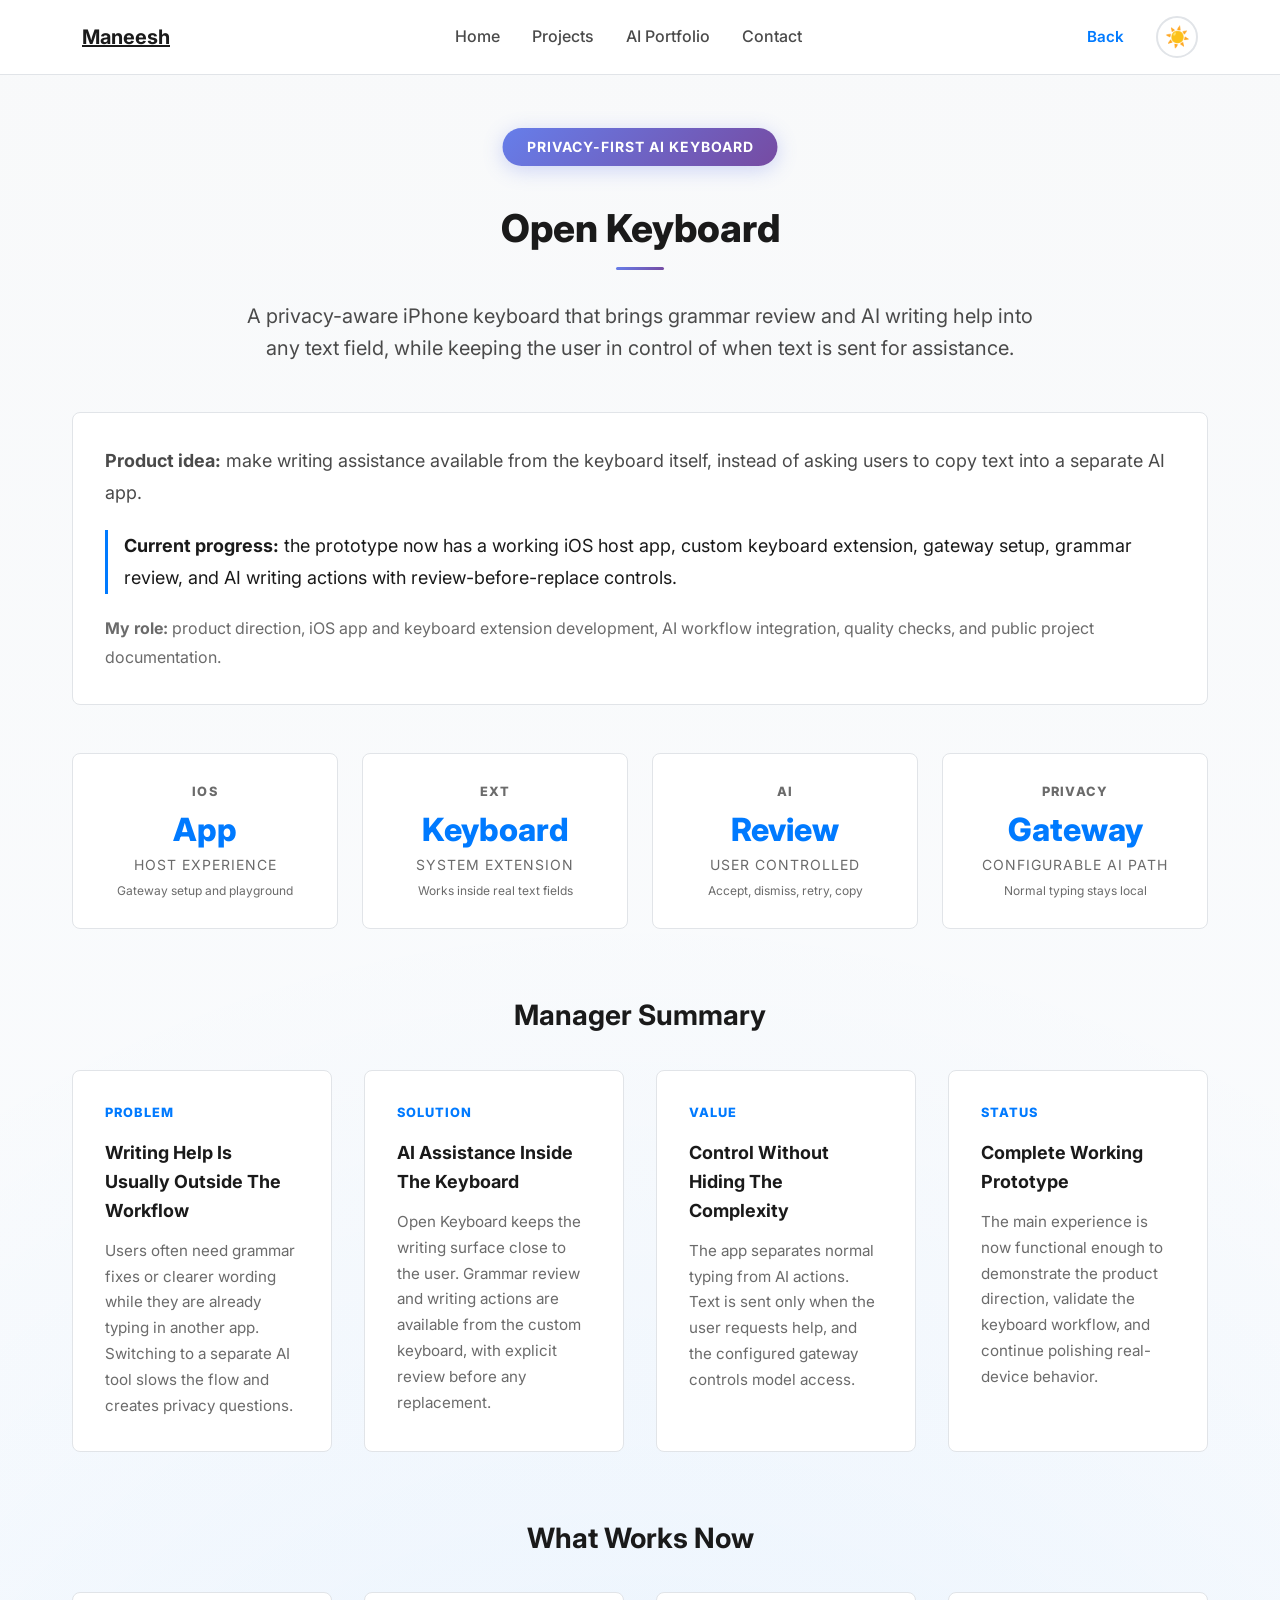
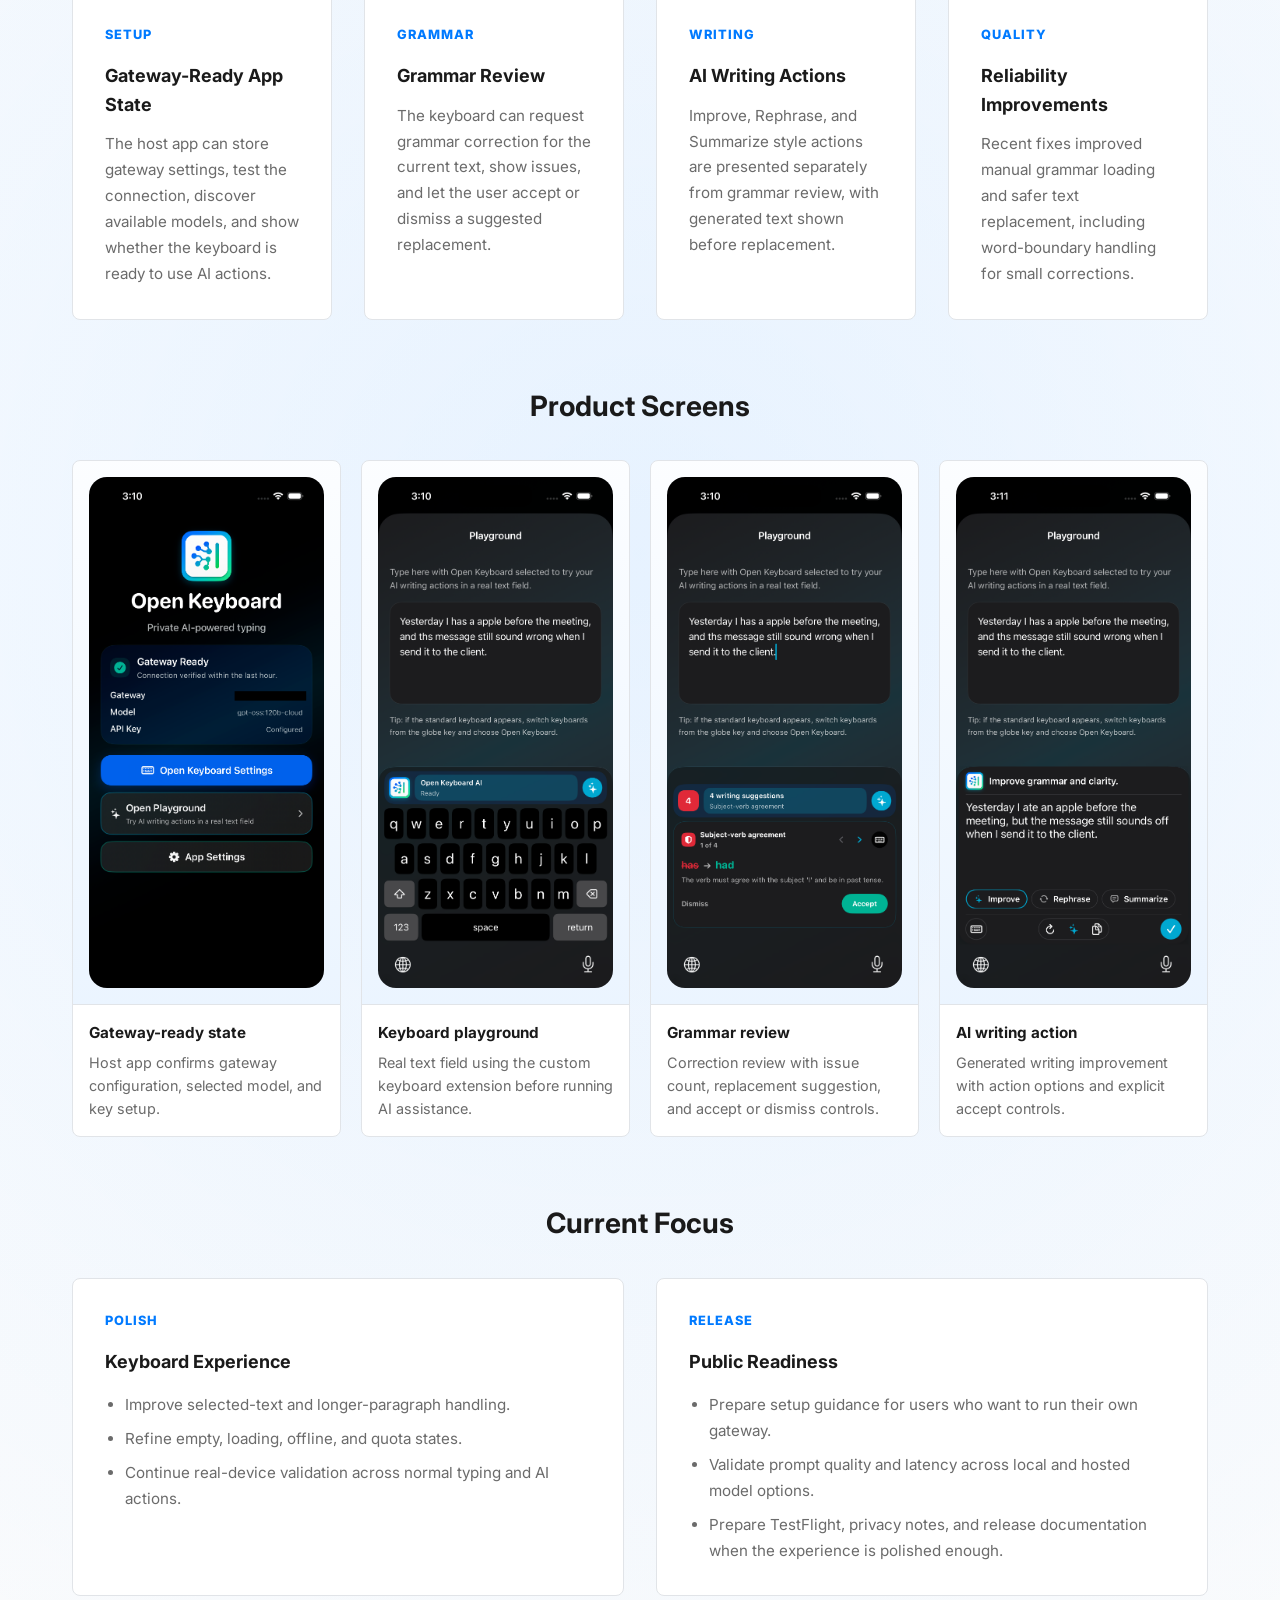
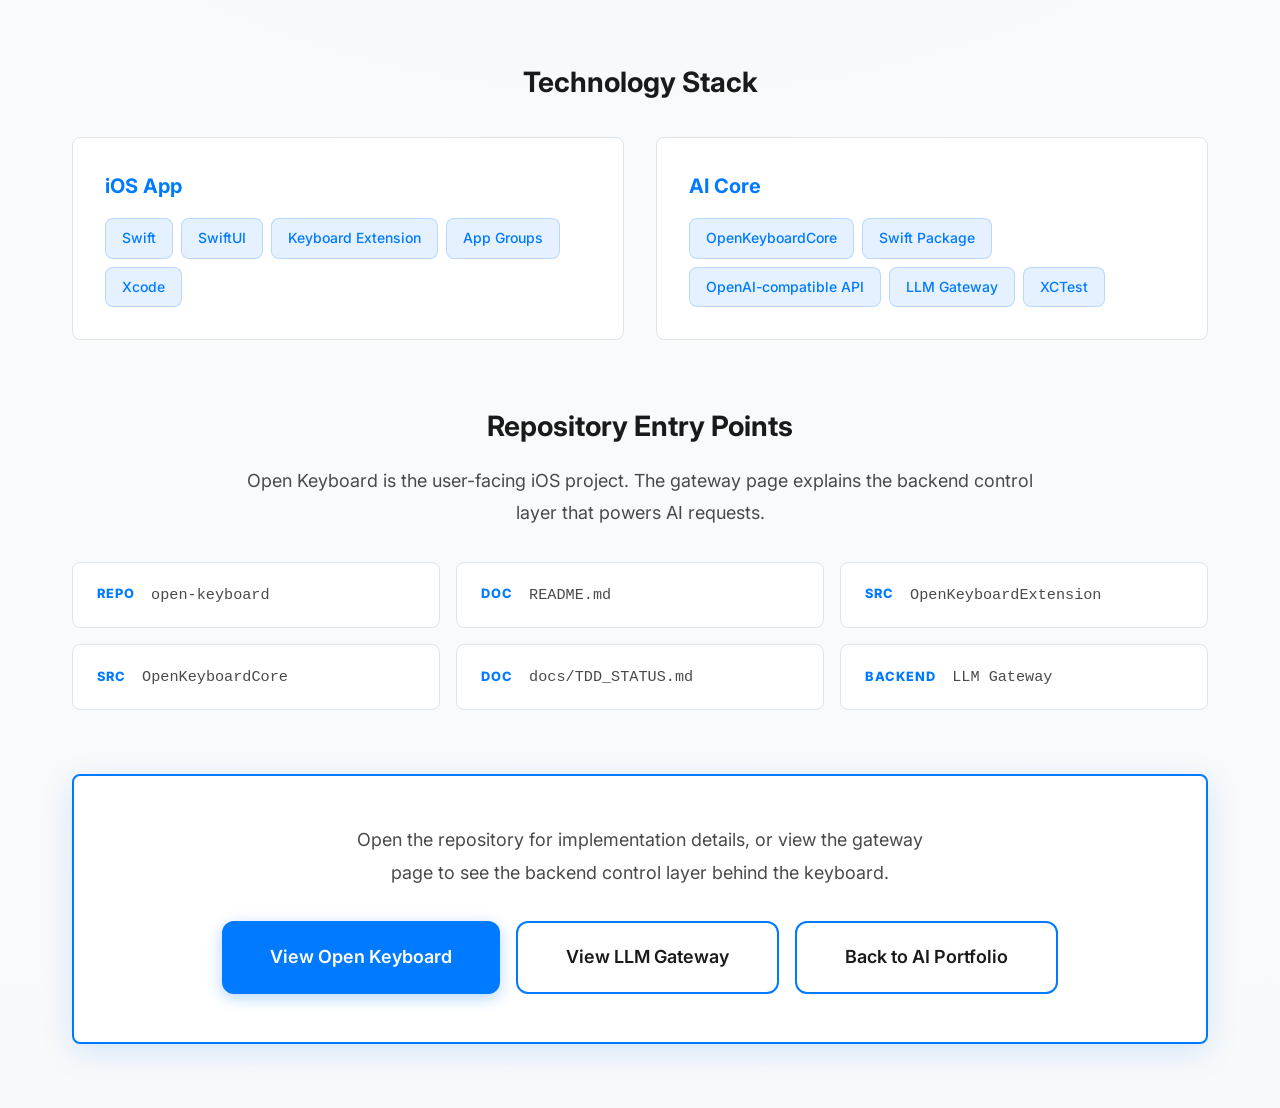
<file: ai-open-keyboard.html>
<!DOCTYPE html>
<html lang="en">
<head>
    <meta charset="UTF-8">
    <meta name="viewport" content="width=device-width, initial-scale=1.0">
    <title>Open Keyboard | AI Portfolio | Maneesh</title>
    <meta name="description" content="Open Keyboard project detail page by Maneesh Madayan. A privacy-aware iOS AI writing keyboard with grammar review and writing actions.">
    <link rel="stylesheet" href="style.css?v=20260704-manager">
    <link rel="preconnect" href="https://fonts.googleapis.com">
    <link rel="preconnect" href="https://fonts.gstatic.com" crossorigin>
    <link href="https://fonts.googleapis.com/css2?family=Inter:wght@300;400;500;600;700&display=swap" rel="stylesheet">
</head>
<body class="detail-page">
    <nav class="navbar">
        <div class="container">
            <a href="index.html#portfolio" class="nav-brand">Maneesh</a>
            <ul class="nav-menu">
                <li><a href="index.html#home" class="nav-link">Home</a></li>
                <li><a href="index.html#projects" class="nav-link">Projects</a></li>
                <li><a href="index.html#portfolio" class="nav-link">AI Portfolio</a></li>
                <li><a href="index.html#contact" class="nav-link">Contact</a></li>
            </ul>
            <div class="nav-actions">
                <a href="index.html#portfolio" class="detail-nav-back">Back</a>
                <button class="theme-toggle" aria-label="Toggle theme" title="Toggle light/dark theme">
                    <span class="sun-icon">☀️</span>
                    <span class="moon-icon">🌙</span>
                </button>
                <div class="hamburger">
                    <span></span>
                    <span></span>
                    <span></span>
                </div>
            </div>
        </div>
    </nav>

    <main>
        <section class="portfolio-showcase">
            <div class="container">
                <div class="showcase-badge">Privacy-First AI Keyboard</div>
                <h1 class="section-title showcase-title">Open Keyboard</h1>
                <p class="showcase-subtitle">A privacy-aware iPhone keyboard that brings grammar review and AI writing help into any text field, while keeping the user in control of when text is sent for assistance.</p>

                <div class="showcase-content">
                    <div class="showcase-hero">
                        <div class="showcase-description">
                            <p class="showcase-intro"><strong>Product idea:</strong> make writing assistance available from the keyboard itself, instead of asking users to copy text into a separate AI app.</p>
                            <p class="showcase-highlight"><strong>Current progress:</strong> the prototype now has a working iOS host app, custom keyboard extension, gateway setup, grammar review, and AI writing actions with review-before-replace controls.</p>
                            <p class="showcase-vision"><strong>My role:</strong> product direction, iOS app and keyboard extension development, AI workflow integration, quality checks, and public project documentation.</p>
                        </div>

                        <div class="showcase-stats-grid">
                            <div class="stat-box">
                                <div class="stat-icon">iOS</div>
                                <div class="stat-value">App</div>
                                <div class="stat-label">Host Experience</div>
                                <div class="stat-detail">Gateway setup and playground</div>
                            </div>
                            <div class="stat-box">
                                <div class="stat-icon">Ext</div>
                                <div class="stat-value">Keyboard</div>
                                <div class="stat-label">System Extension</div>
                                <div class="stat-detail">Works inside real text fields</div>
                            </div>
                            <div class="stat-box">
                                <div class="stat-icon">AI</div>
                                <div class="stat-value">Review</div>
                                <div class="stat-label">User Controlled</div>
                                <div class="stat-detail">Accept, dismiss, retry, copy</div>
                            </div>
                            <div class="stat-box">
                                <div class="stat-icon">Privacy</div>
                                <div class="stat-value">Gateway</div>
                                <div class="stat-label">Configurable AI Path</div>
                                <div class="stat-detail">Normal typing stays local</div>
                            </div>
                        </div>
                    </div>

                    <div class="showcase-features">
                        <h2 class="features-title">Manager Summary</h2>
                        <div class="features-grid">
                            <div class="feature-item">
                                <span class="feature-icon">Problem</span>
                                <h3>Writing Help Is Usually Outside The Workflow</h3>
                                <p>Users often need grammar fixes or clearer wording while they are already typing in another app. Switching to a separate AI tool slows the flow and creates privacy questions.</p>
                            </div>
                            <div class="feature-item">
                                <span class="feature-icon">Solution</span>
                                <h3>AI Assistance Inside The Keyboard</h3>
                                <p>Open Keyboard keeps the writing surface close to the user. Grammar review and writing actions are available from the custom keyboard, with explicit review before any replacement.</p>
                            </div>
                            <div class="feature-item">
                                <span class="feature-icon">Value</span>
                                <h3>Control Without Hiding The Complexity</h3>
                                <p>The app separates normal typing from AI actions. Text is sent only when the user requests help, and the configured gateway controls model access.</p>
                            </div>
                            <div class="feature-item">
                                <span class="feature-icon">Status</span>
                                <h3>Complete Working Prototype</h3>
                                <p>The main experience is now functional enough to demonstrate the product direction, validate the keyboard workflow, and continue polishing real-device behavior.</p>
                            </div>
                        </div>
                    </div>

                    <div class="showcase-features">
                        <h2 class="features-title">What Works Now</h2>
                        <div class="features-grid">
                            <div class="feature-item">
                                <span class="feature-icon">Setup</span>
                                <h3>Gateway-Ready App State</h3>
                                <p>The host app can store gateway settings, test the connection, discover available models, and show whether the keyboard is ready to use AI actions.</p>
                            </div>
                            <div class="feature-item">
                                <span class="feature-icon">Grammar</span>
                                <h3>Grammar Review</h3>
                                <p>The keyboard can request grammar correction for the current text, show issues, and let the user accept or dismiss a suggested replacement.</p>
                            </div>
                            <div class="feature-item">
                                <span class="feature-icon">Writing</span>
                                <h3>AI Writing Actions</h3>
                                <p>Improve, Rephrase, and Summarize style actions are presented separately from grammar review, with generated text shown before replacement.</p>
                            </div>
                            <div class="feature-item">
                                <span class="feature-icon">Quality</span>
                                <h3>Reliability Improvements</h3>
                                <p>Recent fixes improved manual grammar loading and safer text replacement, including word-boundary handling for small corrections.</p>
                            </div>
                        </div>
                    </div>

                    <div class="showcase-visuals">
                        <h2 class="features-title">Product Screens</h2>
                        <div class="visual-grid visual-grid-phone">
                            <figure class="visual-card">
                                <a class="visual-frame visual-frame-phone" href="assets/projects/open-keyboard-simulator-gateway-ready.png" target="_blank" rel="noopener noreferrer">
                                    <img src="assets/projects/open-keyboard-simulator-gateway-ready.png" alt="Open Keyboard app showing gateway ready status and configured AI model.">
                                </a>
                                <figcaption><strong>Gateway-ready state</strong><span>Host app confirms gateway configuration, selected model, and key setup.</span></figcaption>
                            </figure>
                            <figure class="visual-card">
                                <a class="visual-frame visual-frame-phone" href="assets/projects/open-keyboard-simulator-playground.png" target="_blank" rel="noopener noreferrer">
                                    <img src="assets/projects/open-keyboard-simulator-playground.png" alt="Open Keyboard playground showing a text field with the custom keyboard extension.">
                                </a>
                                <figcaption><strong>Keyboard playground</strong><span>Real text field using the custom keyboard extension before running AI assistance.</span></figcaption>
                            </figure>
                            <figure class="visual-card">
                                <a class="visual-frame visual-frame-phone" href="assets/projects/open-keyboard-simulator-grammar-review.png" target="_blank" rel="noopener noreferrer">
                                    <img src="assets/projects/open-keyboard-simulator-grammar-review.png" alt="Open Keyboard grammar review showing a correction suggestion.">
                                </a>
                                <figcaption><strong>Grammar review</strong><span>Correction review with issue count, replacement suggestion, and accept or dismiss controls.</span></figcaption>
                            </figure>
                            <figure class="visual-card">
                                <a class="visual-frame visual-frame-phone" href="assets/projects/open-keyboard-simulator-improve-action.png" target="_blank" rel="noopener noreferrer">
                                    <img src="assets/projects/open-keyboard-simulator-improve-action.png" alt="Open Keyboard AI writing action showing generated text and accept controls.">
                                </a>
                                <figcaption><strong>AI writing action</strong><span>Generated writing improvement with action options and explicit accept controls.</span></figcaption>
                            </figure>
                        </div>
                    </div>

                    <div class="showcase-features">
                        <h2 class="features-title">Current Focus</h2>
                        <div class="features-grid">
                            <div class="feature-item">
                                <span class="feature-icon">Polish</span>
                                <h3>Keyboard Experience</h3>
                                <ul class="detail-list">
                                    <li>Improve selected-text and longer-paragraph handling.</li>
                                    <li>Refine empty, loading, offline, and quota states.</li>
                                    <li>Continue real-device validation across normal typing and AI actions.</li>
                                </ul>
                            </div>
                            <div class="feature-item">
                                <span class="feature-icon">Release</span>
                                <h3>Public Readiness</h3>
                                <ul class="detail-list">
                                    <li>Prepare setup guidance for users who want to run their own gateway.</li>
                                    <li>Validate prompt quality and latency across local and hosted model options.</li>
                                    <li>Prepare TestFlight, privacy notes, and release documentation when the experience is polished enough.</li>
                                </ul>
                            </div>
                        </div>
                    </div>

                    <div class="showcase-tech">
                        <h2 class="tech-title">Technology Stack</h2>
                        <div class="tech-platforms">
                            <div class="tech-platform">
                                <h3>iOS App</h3>
                                <div class="tech-tags-inline">
                                    <span class="tech-tag-inline">Swift</span>
                                    <span class="tech-tag-inline">SwiftUI</span>
                                    <span class="tech-tag-inline">Keyboard Extension</span>
                                    <span class="tech-tag-inline">App Groups</span>
                                    <span class="tech-tag-inline">Xcode</span>
                                </div>
                            </div>
                            <div class="tech-platform">
                                <h3>AI Core</h3>
                                <div class="tech-tags-inline">
                                    <span class="tech-tag-inline">OpenKeyboardCore</span>
                                    <span class="tech-tag-inline">Swift Package</span>
                                    <span class="tech-tag-inline">OpenAI-compatible API</span>
                                    <span class="tech-tag-inline">LLM Gateway</span>
                                    <span class="tech-tag-inline">XCTest</span>
                                </div>
                            </div>
                        </div>
                    </div>

                    <div class="showcase-documentation">
                        <h2 class="docs-title">Repository Entry Points</h2>
                        <p class="docs-description">Open Keyboard is the user-facing iOS project. The gateway page explains the backend control layer that powers AI requests.</p>
                        <div class="docs-grid">
                            <a href="https://github.com/maneesh888/open-keyboard" target="_blank" rel="noopener noreferrer" class="doc-item">
                                <span class="doc-icon">Repo</span>
                                <span class="doc-name">open-keyboard</span>
                            </a>
                            <a href="https://github.com/maneesh888/open-keyboard/blob/main/README.md" target="_blank" rel="noopener noreferrer" class="doc-item">
                                <span class="doc-icon">Doc</span>
                                <span class="doc-name">README.md</span>
                            </a>
                            <a href="https://github.com/maneesh888/open-keyboard/tree/main/OpenKeyboardExtension" target="_blank" rel="noopener noreferrer" class="doc-item">
                                <span class="doc-icon">Src</span>
                                <span class="doc-name">OpenKeyboardExtension</span>
                            </a>
                            <a href="https://github.com/maneesh888/open-keyboard/tree/main/OpenKeyboardCore" target="_blank" rel="noopener noreferrer" class="doc-item">
                                <span class="doc-icon">Src</span>
                                <span class="doc-name">OpenKeyboardCore</span>
                            </a>
                            <a href="https://github.com/maneesh888/open-keyboard/blob/main/docs/TDD_STATUS.md" target="_blank" rel="noopener noreferrer" class="doc-item">
                                <span class="doc-icon">Doc</span>
                                <span class="doc-name">docs/TDD_STATUS.md</span>
                            </a>
                            <a href="ai-open-keyboard-llm-gateway.html" class="doc-item">
                                <span class="doc-icon">Backend</span>
                                <span class="doc-name">LLM Gateway</span>
                            </a>
                        </div>
                    </div>

                    <div class="showcase-cta">
                        <p class="cta-text">Open the repository for implementation details, or view the gateway page to see the backend control layer behind the keyboard.</p>
                        <div class="showcase-actions">
                            <a href="https://github.com/maneesh888/open-keyboard" target="_blank" rel="noopener noreferrer" class="btn btn-primary btn-large showcase-btn">View Open Keyboard</a>
                            <a href="ai-open-keyboard-llm-gateway.html" class="btn btn-secondary btn-large showcase-btn">View LLM Gateway</a>
                            <a href="index.html#portfolio" class="btn btn-secondary btn-large showcase-btn">Back to AI Portfolio</a>
                        </div>
                    </div>
                </div>
            </div>
        </section>
    </main>

    <script src="script.js?v=20260602-ai-keyboard"></script>
</body>
</html>
</file>
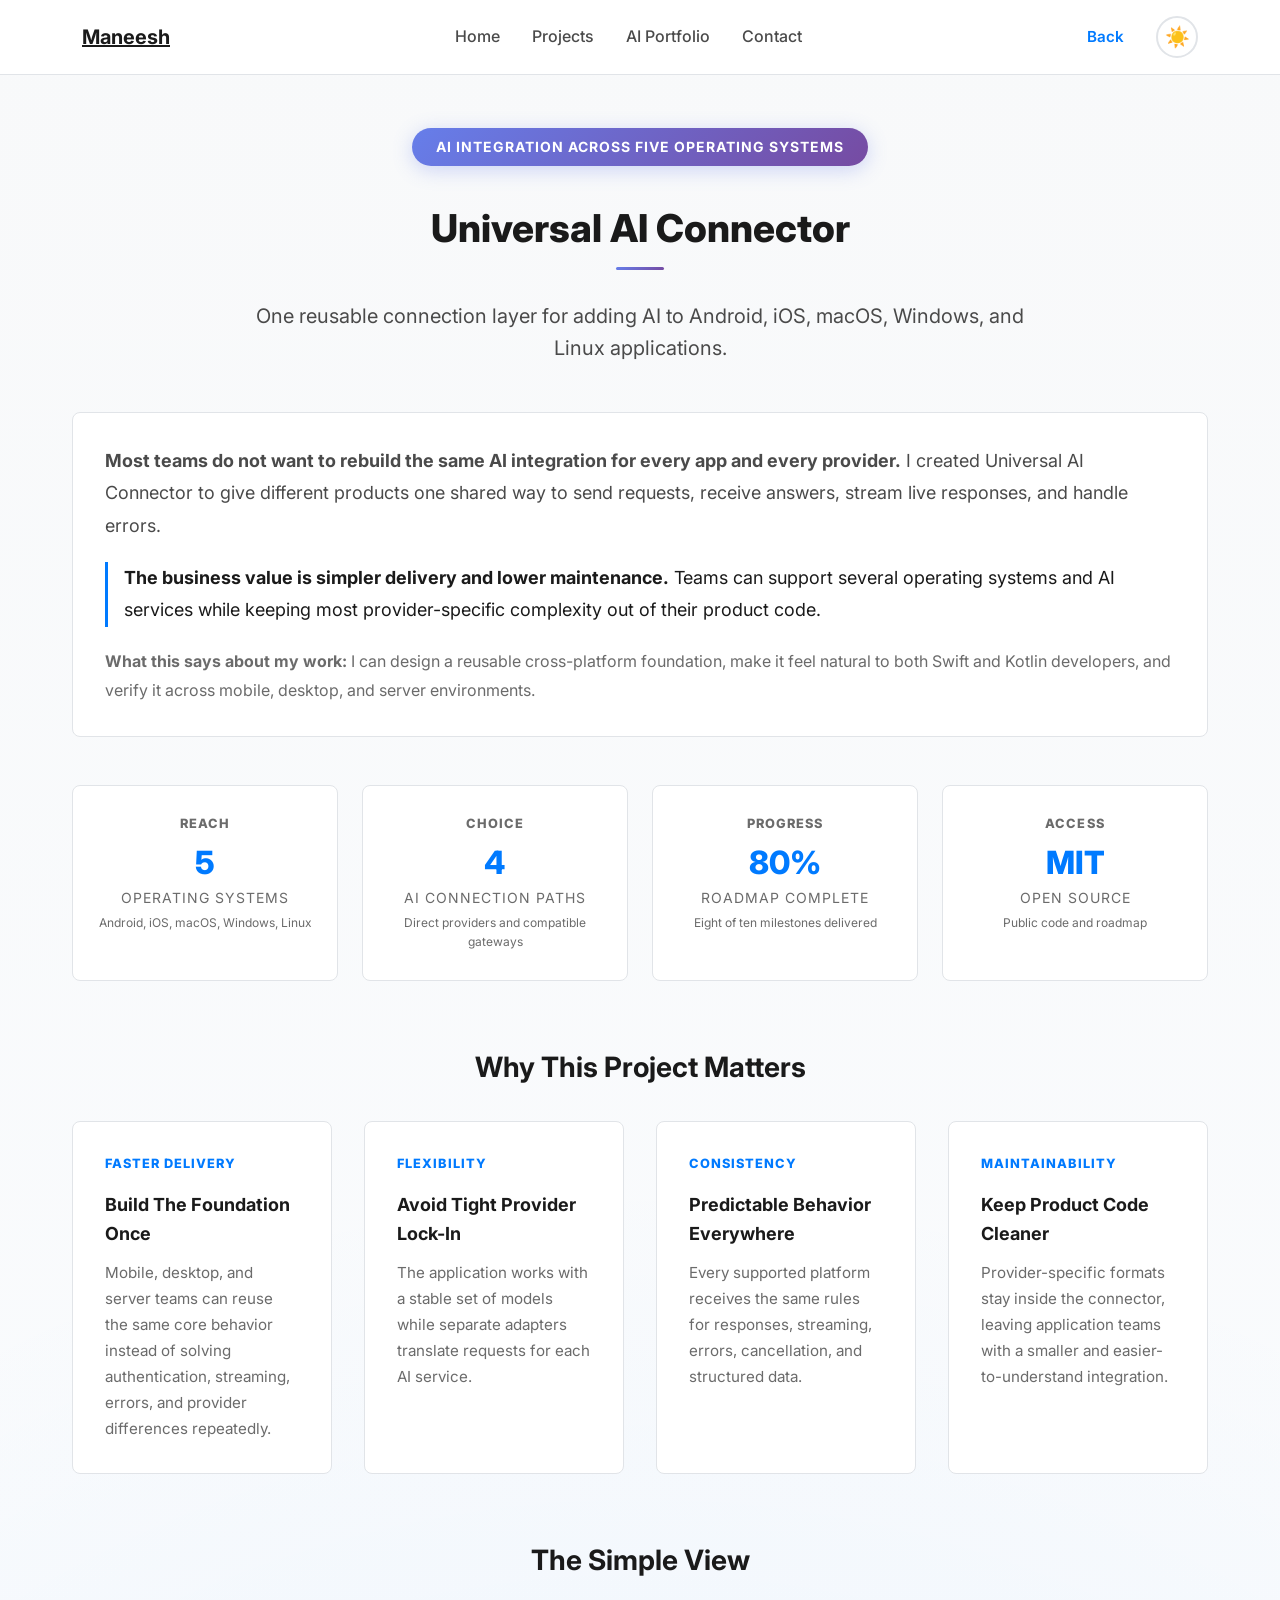
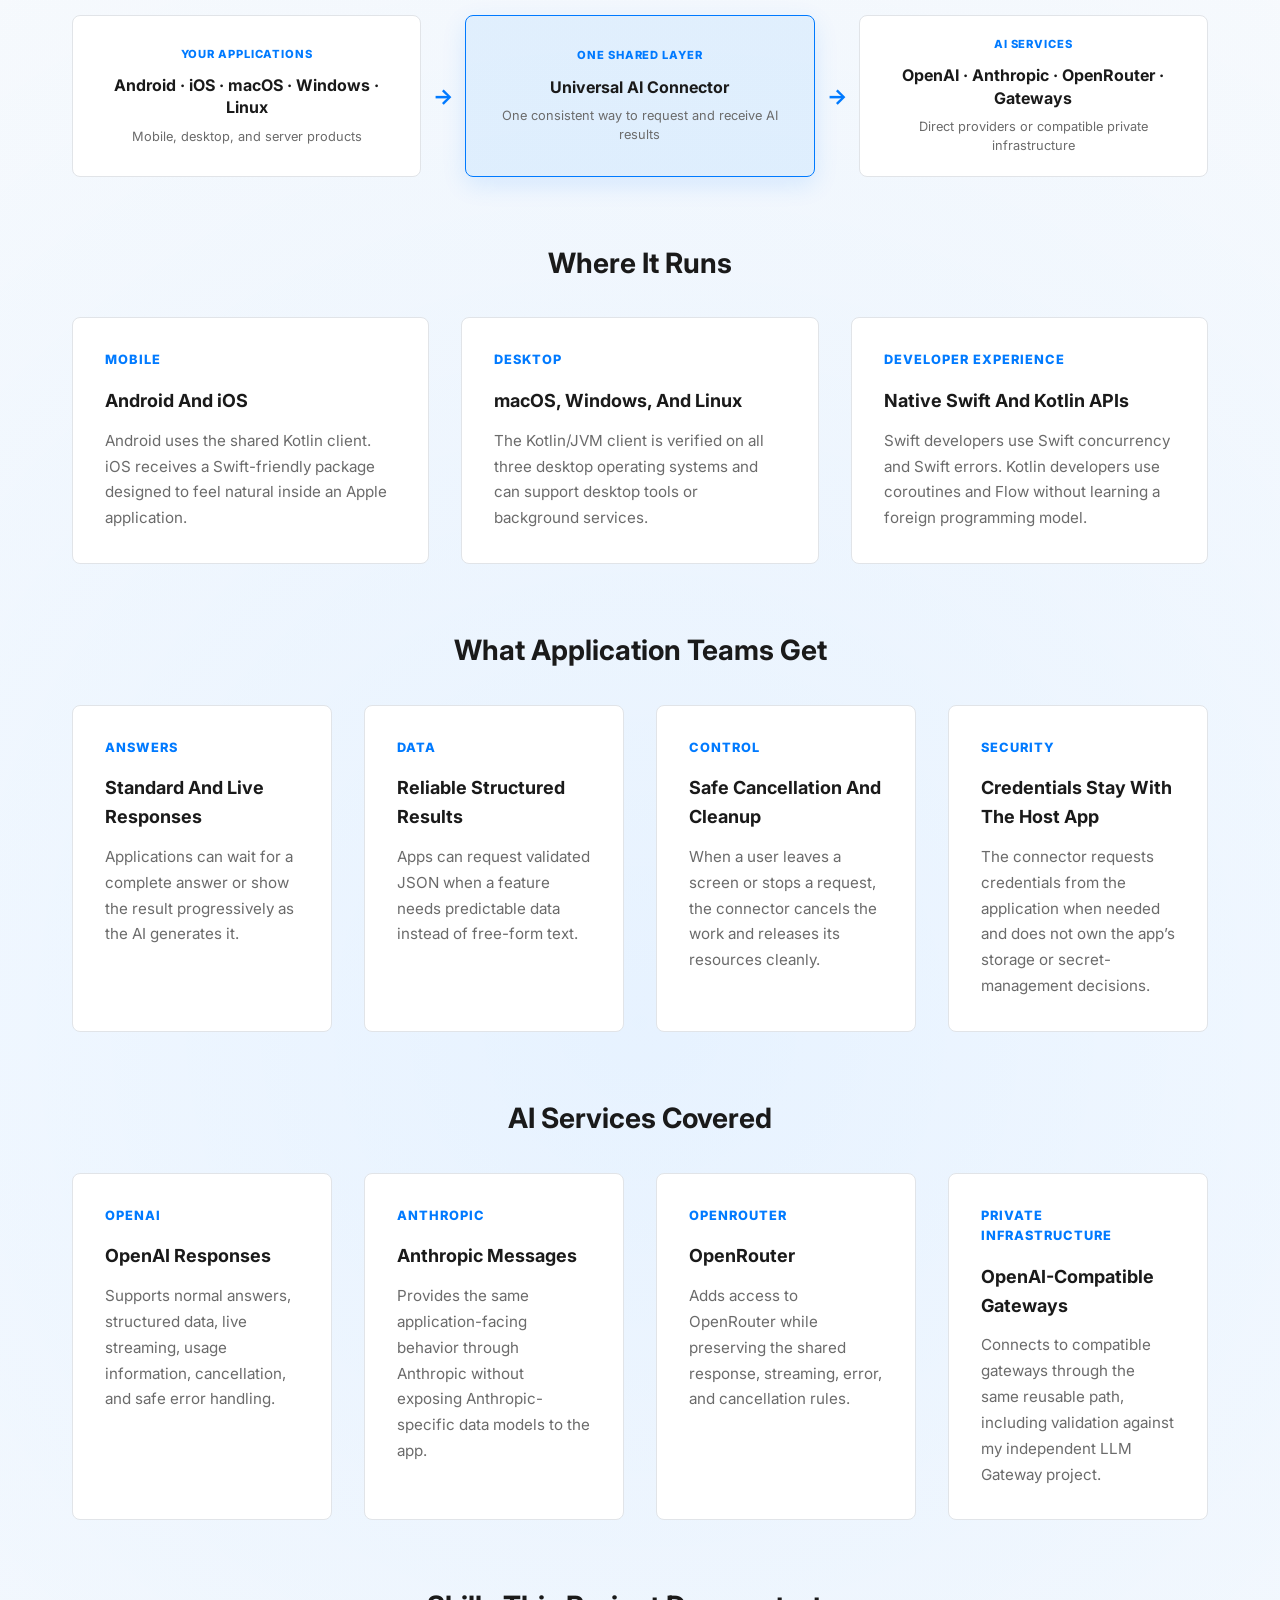
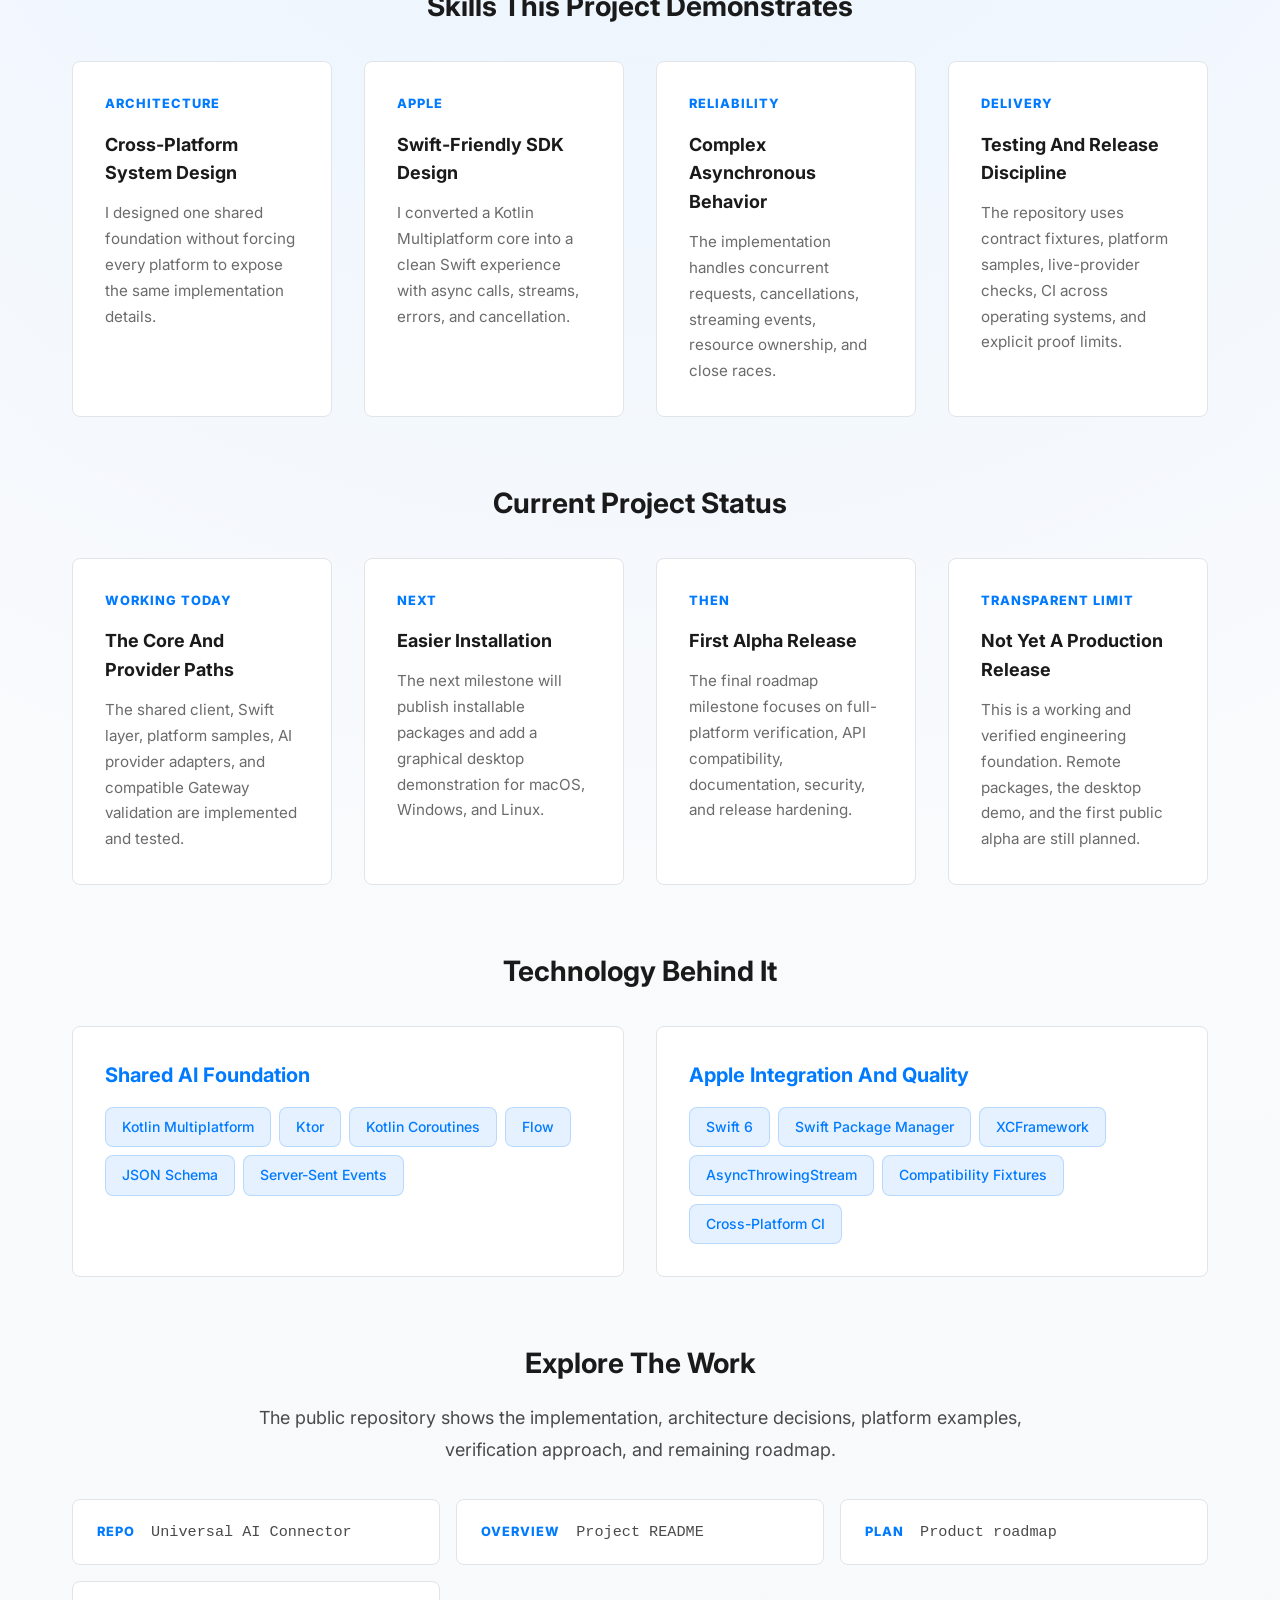
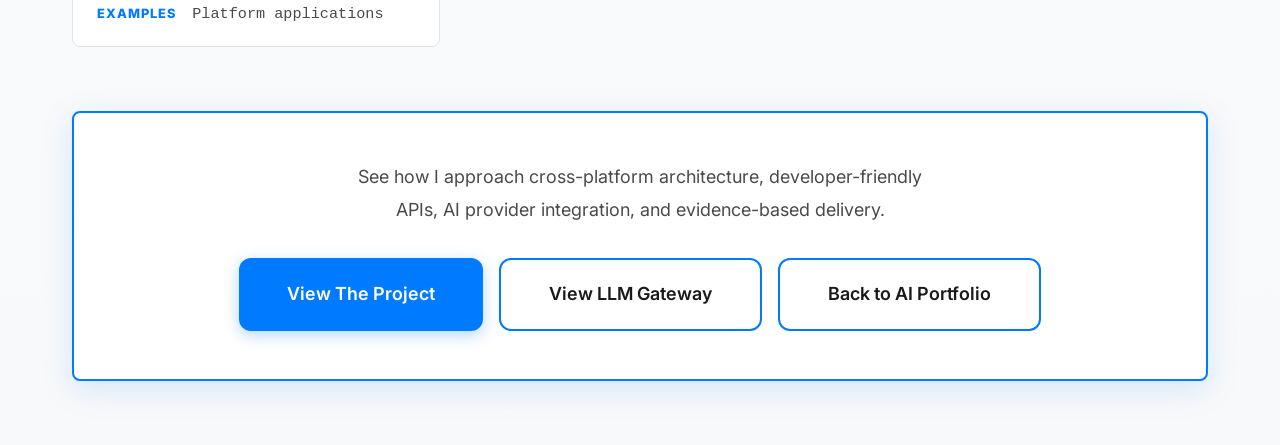
<file: ai-universal-ai-connector.html>
<!DOCTYPE html>
<html lang="en">
<head>
    <meta charset="UTF-8">
    <meta name="viewport" content="width=device-width, initial-scale=1.0">
    <title>Universal AI Connector | Cross-Platform AI Integration | Maneesh</title>
    <meta name="description" content="A cross-platform AI integration toolkit by Maneesh Madayan for Android, iOS, macOS, Windows, and Linux applications.">
    <link rel="stylesheet" href="style.css?v=20260905-uac">
    <link rel="preconnect" href="https://fonts.googleapis.com">
    <link rel="preconnect" href="https://fonts.gstatic.com" crossorigin>
    <link href="https://fonts.googleapis.com/css2?family=Inter:wght@300;400;500;600;700&amp;display=swap" rel="stylesheet">
</head>
<body class="detail-page">
    <nav class="navbar">
        <div class="container">
            <a href="index.html#portfolio" class="nav-brand">Maneesh</a>
            <ul class="nav-menu">
                <li><a href="index.html#home" class="nav-link">Home</a></li>
                <li><a href="index.html#projects" class="nav-link">Projects</a></li>
                <li><a href="index.html#portfolio" class="nav-link">AI Portfolio</a></li>
                <li><a href="index.html#contact" class="nav-link">Contact</a></li>
            </ul>
            <div class="nav-actions">
                <a href="index.html#portfolio" class="detail-nav-back">Back</a>
                <button class="theme-toggle" aria-label="Toggle theme" title="Toggle light/dark theme">
                    <span class="sun-icon">☀️</span>
                    <span class="moon-icon">🌙</span>
                </button>
                <div class="hamburger">
                    <span></span>
                    <span></span>
                    <span></span>
                </div>
            </div>
        </div>
    </nav>

    <main>
        <section class="portfolio-showcase">
            <div class="container">
                <div class="showcase-badge">AI Integration Across Five Operating Systems</div>
                <h1 class="section-title showcase-title">Universal AI Connector</h1>
                <p class="showcase-subtitle">One reusable connection layer for adding AI to Android, iOS, macOS, Windows, and Linux applications.</p>

                <div class="showcase-content">
                    <div class="showcase-hero">
                        <div class="showcase-description">
                            <p class="showcase-intro"><strong>Most teams do not want to rebuild the same AI integration for every app and every provider.</strong> I created Universal AI Connector to give different products one shared way to send requests, receive answers, stream live responses, and handle errors.</p>
                            <p class="showcase-highlight"><strong>The business value is simpler delivery and lower maintenance.</strong> Teams can support several operating systems and AI services while keeping most provider-specific complexity out of their product code.</p>
                            <p class="showcase-vision"><strong>What this says about my work:</strong> I can design a reusable cross-platform foundation, make it feel natural to both Swift and Kotlin developers, and verify it across mobile, desktop, and server environments.</p>
                        </div>

                        <div class="showcase-stats-grid">
                            <div class="stat-box">
                                <div class="stat-icon">Reach</div>
                                <div class="stat-value">5</div>
                                <div class="stat-label">Operating Systems</div>
                                <div class="stat-detail">Android, iOS, macOS, Windows, Linux</div>
                            </div>
                            <div class="stat-box">
                                <div class="stat-icon">Choice</div>
                                <div class="stat-value">4</div>
                                <div class="stat-label">AI Connection Paths</div>
                                <div class="stat-detail">Direct providers and compatible gateways</div>
                            </div>
                            <div class="stat-box">
                                <div class="stat-icon">Progress</div>
                                <div class="stat-value">80%</div>
                                <div class="stat-label">Roadmap Complete</div>
                                <div class="stat-detail">Eight of ten milestones delivered</div>
                            </div>
                            <div class="stat-box">
                                <div class="stat-icon">Access</div>
                                <div class="stat-value">MIT</div>
                                <div class="stat-label">Open Source</div>
                                <div class="stat-detail">Public code and roadmap</div>
                            </div>
                        </div>
                    </div>

                    <div class="showcase-features">
                        <h2 class="features-title">Why This Project Matters</h2>
                        <div class="features-grid">
                            <div class="feature-item">
                                <span class="feature-icon">Faster Delivery</span>
                                <h3>Build The Foundation Once</h3>
                                <p>Mobile, desktop, and server teams can reuse the same core behavior instead of solving authentication, streaming, errors, and provider differences repeatedly.</p>
                            </div>
                            <div class="feature-item">
                                <span class="feature-icon">Flexibility</span>
                                <h3>Avoid Tight Provider Lock-In</h3>
                                <p>The application works with a stable set of models while separate adapters translate requests for each AI service.</p>
                            </div>
                            <div class="feature-item">
                                <span class="feature-icon">Consistency</span>
                                <h3>Predictable Behavior Everywhere</h3>
                                <p>Every supported platform receives the same rules for responses, streaming, errors, cancellation, and structured data.</p>
                            </div>
                            <div class="feature-item">
                                <span class="feature-icon">Maintainability</span>
                                <h3>Keep Product Code Cleaner</h3>
                                <p>Provider-specific formats stay inside the connector, leaving application teams with a smaller and easier-to-understand integration.</p>
                            </div>
                        </div>
                    </div>

                    <div class="showcase-architecture">
                        <h2 class="features-title">The Simple View</h2>
                        <div class="architecture-flow" role="img" aria-label="Apps on five operating systems connect through Universal AI Connector to AI providers and gateways">
                            <div class="architecture-stage">
                                <span class="architecture-kicker">Your Applications</span>
                                <strong>Android · iOS · macOS · Windows · Linux</strong>
                                <p>Mobile, desktop, and server products</p>
                            </div>
                            <div class="architecture-arrow" aria-hidden="true">→</div>
                            <div class="architecture-stage architecture-stage-core">
                                <span class="architecture-kicker">One Shared Layer</span>
                                <strong>Universal AI Connector</strong>
                                <p>One consistent way to request and receive AI results</p>
                            </div>
                            <div class="architecture-arrow" aria-hidden="true">→</div>
                            <div class="architecture-stage">
                                <span class="architecture-kicker">AI Services</span>
                                <strong>OpenAI · Anthropic · OpenRouter · Gateways</strong>
                                <p>Direct providers or compatible private infrastructure</p>
                            </div>
                        </div>
                    </div>

                    <div class="showcase-features">
                        <h2 class="features-title">Where It Runs</h2>
                        <div class="features-grid">
                            <div class="feature-item">
                                <span class="feature-icon">Mobile</span>
                                <h3>Android And iOS</h3>
                                <p>Android uses the shared Kotlin client. iOS receives a Swift-friendly package designed to feel natural inside an Apple application.</p>
                            </div>
                            <div class="feature-item">
                                <span class="feature-icon">Desktop</span>
                                <h3>macOS, Windows, And Linux</h3>
                                <p>The Kotlin/JVM client is verified on all three desktop operating systems and can support desktop tools or background services.</p>
                            </div>
                            <div class="feature-item">
                                <span class="feature-icon">Developer Experience</span>
                                <h3>Native Swift And Kotlin APIs</h3>
                                <p>Swift developers use Swift concurrency and Swift errors. Kotlin developers use coroutines and Flow without learning a foreign programming model.</p>
                            </div>
                        </div>
                    </div>

                    <div class="showcase-features">
                        <h2 class="features-title">What Application Teams Get</h2>
                        <div class="features-grid">
                            <div class="feature-item">
                                <span class="feature-icon">Answers</span>
                                <h3>Standard And Live Responses</h3>
                                <p>Applications can wait for a complete answer or show the result progressively as the AI generates it.</p>
                            </div>
                            <div class="feature-item">
                                <span class="feature-icon">Data</span>
                                <h3>Reliable Structured Results</h3>
                                <p>Apps can request validated JSON when a feature needs predictable data instead of free-form text.</p>
                            </div>
                            <div class="feature-item">
                                <span class="feature-icon">Control</span>
                                <h3>Safe Cancellation And Cleanup</h3>
                                <p>When a user leaves a screen or stops a request, the connector cancels the work and releases its resources cleanly.</p>
                            </div>
                            <div class="feature-item">
                                <span class="feature-icon">Security</span>
                                <h3>Credentials Stay With The Host App</h3>
                                <p>The connector requests credentials from the application when needed and does not own the app’s storage or secret-management decisions.</p>
                            </div>
                        </div>
                    </div>

                    <div class="showcase-features">
                        <h2 class="features-title">AI Services Covered</h2>
                        <div class="features-grid">
                            <div class="feature-item">
                                <span class="feature-icon">OpenAI</span>
                                <h3>OpenAI Responses</h3>
                                <p>Supports normal answers, structured data, live streaming, usage information, cancellation, and safe error handling.</p>
                            </div>
                            <div class="feature-item">
                                <span class="feature-icon">Anthropic</span>
                                <h3>Anthropic Messages</h3>
                                <p>Provides the same application-facing behavior through Anthropic without exposing Anthropic-specific data models to the app.</p>
                            </div>
                            <div class="feature-item">
                                <span class="feature-icon">OpenRouter</span>
                                <h3>OpenRouter</h3>
                                <p>Adds access to OpenRouter while preserving the shared response, streaming, error, and cancellation rules.</p>
                            </div>
                            <div class="feature-item">
                                <span class="feature-icon">Private Infrastructure</span>
                                <h3>OpenAI-Compatible Gateways</h3>
                                <p>Connects to compatible gateways through the same reusable path, including validation against my independent LLM Gateway project.</p>
                            </div>
                        </div>
                    </div>

                    <div class="showcase-features">
                        <h2 class="features-title">Skills This Project Demonstrates</h2>
                        <div class="features-grid">
                            <div class="feature-item">
                                <span class="feature-icon">Architecture</span>
                                <h3>Cross-Platform System Design</h3>
                                <p>I designed one shared foundation without forcing every platform to expose the same implementation details.</p>
                            </div>
                            <div class="feature-item">
                                <span class="feature-icon">Apple</span>
                                <h3>Swift-Friendly SDK Design</h3>
                                <p>I converted a Kotlin Multiplatform core into a clean Swift experience with async calls, streams, errors, and cancellation.</p>
                            </div>
                            <div class="feature-item">
                                <span class="feature-icon">Reliability</span>
                                <h3>Complex Asynchronous Behavior</h3>
                                <p>The implementation handles concurrent requests, cancellations, streaming events, resource ownership, and close races.</p>
                            </div>
                            <div class="feature-item">
                                <span class="feature-icon">Delivery</span>
                                <h3>Testing And Release Discipline</h3>
                                <p>The repository uses contract fixtures, platform samples, live-provider checks, CI across operating systems, and explicit proof limits.</p>
                            </div>
                        </div>
                    </div>

                    <div class="showcase-features">
                        <h2 class="features-title">Current Project Status</h2>
                        <div class="features-grid">
                            <div class="feature-item">
                                <span class="feature-icon">Working Today</span>
                                <h3>The Core And Provider Paths</h3>
                                <p>The shared client, Swift layer, platform samples, AI provider adapters, and compatible Gateway validation are implemented and tested.</p>
                            </div>
                            <div class="feature-item">
                                <span class="feature-icon">Next</span>
                                <h3>Easier Installation</h3>
                                <p>The next milestone will publish installable packages and add a graphical desktop demonstration for macOS, Windows, and Linux.</p>
                            </div>
                            <div class="feature-item">
                                <span class="feature-icon">Then</span>
                                <h3>First Alpha Release</h3>
                                <p>The final roadmap milestone focuses on full-platform verification, API compatibility, documentation, security, and release hardening.</p>
                            </div>
                            <div class="feature-item">
                                <span class="feature-icon">Transparent Limit</span>
                                <h3>Not Yet A Production Release</h3>
                                <p>This is a working and verified engineering foundation. Remote packages, the desktop demo, and the first public alpha are still planned.</p>
                            </div>
                        </div>
                    </div>

                    <div class="showcase-tech">
                        <h2 class="tech-title">Technology Behind It</h2>
                        <div class="tech-platforms">
                            <div class="tech-platform">
                                <h3>Shared AI Foundation</h3>
                                <div class="tech-tags-inline">
                                    <span class="tech-tag-inline">Kotlin Multiplatform</span>
                                    <span class="tech-tag-inline">Ktor</span>
                                    <span class="tech-tag-inline">Kotlin Coroutines</span>
                                    <span class="tech-tag-inline">Flow</span>
                                    <span class="tech-tag-inline">JSON Schema</span>
                                    <span class="tech-tag-inline">Server-Sent Events</span>
                                </div>
                            </div>
                            <div class="tech-platform">
                                <h3>Apple Integration And Quality</h3>
                                <div class="tech-tags-inline">
                                    <span class="tech-tag-inline">Swift 6</span>
                                    <span class="tech-tag-inline">Swift Package Manager</span>
                                    <span class="tech-tag-inline">XCFramework</span>
                                    <span class="tech-tag-inline">AsyncThrowingStream</span>
                                    <span class="tech-tag-inline">Compatibility Fixtures</span>
                                    <span class="tech-tag-inline">Cross-Platform CI</span>
                                </div>
                            </div>
                        </div>
                    </div>

                    <div class="showcase-documentation">
                        <h2 class="docs-title">Explore The Work</h2>
                        <p class="docs-description">The public repository shows the implementation, architecture decisions, platform examples, verification approach, and remaining roadmap.</p>
                        <div class="docs-grid">
                            <a href="https://github.com/maneesh888/universal-ai-connector" target="_blank" rel="noopener noreferrer" class="doc-item">
                                <span class="doc-icon">Repo</span>
                                <span class="doc-name">Universal AI Connector</span>
                            </a>
                            <a href="https://github.com/maneesh888/universal-ai-connector/blob/main/README.md" target="_blank" rel="noopener noreferrer" class="doc-item">
                                <span class="doc-icon">Overview</span>
                                <span class="doc-name">Project README</span>
                            </a>
                            <a href="https://github.com/maneesh888/universal-ai-connector/blob/main/docs/plans/universal-ai-connector-v2.md" target="_blank" rel="noopener noreferrer" class="doc-item">
                                <span class="doc-icon">Plan</span>
                                <span class="doc-name">Product roadmap</span>
                            </a>
                            <a href="https://github.com/maneesh888/universal-ai-connector/tree/main/samples" target="_blank" rel="noopener noreferrer" class="doc-item">
                                <span class="doc-icon">Examples</span>
                                <span class="doc-name">Platform applications</span>
                            </a>
                        </div>
                    </div>

                    <div class="showcase-cta">
                        <p class="cta-text">See how I approach cross-platform architecture, developer-friendly APIs, AI provider integration, and evidence-based delivery.</p>
                        <div class="showcase-actions">
                            <a href="https://github.com/maneesh888/universal-ai-connector" target="_blank" rel="noopener noreferrer" class="btn btn-primary btn-large showcase-btn">View The Project</a>
                            <a href="ai-open-keyboard-llm-gateway.html" class="btn btn-secondary btn-large showcase-btn">View LLM Gateway</a>
                            <a href="index.html#portfolio" class="btn btn-secondary btn-large showcase-btn">Back to AI Portfolio</a>
                        </div>
                    </div>
                </div>
            </div>
        </section>
    </main>

    <script src="script.js?v=20260905-uac"></script>
</body>
</html>
</file>
<file: style.css>
/* ===================================
   CSS Variables & Reset
   =================================== */
:root {
    --primary-color: #007AFF;
    --secondary-color: #5856D6;
    --accent-color: #FF2D55;
    --success-color: #34C759;
    --gradient-1: linear-gradient(135deg, #667eea 0%, #764ba2 100%);
    --gradient-2: linear-gradient(135deg, #f093fb 0%, #f5576c 100%);
    --gradient-3: linear-gradient(135deg, #4facfe 0%, #00f2fe 100%);
    --transition: all 0.3s cubic-bezier(0.4, 0, 0.2, 1);
}

/* Dark Theme (Default) */
body[data-theme="dark"] {
    --dark-bg: #1C1C1E;
    --card-bg: #2C2C2E;
    --navbar-bg: rgba(28, 28, 30, 0.95);
    --text-primary: #FFFFFF;
    --text-secondary: #EBEBF5;
    --text-tertiary: #EBEBF599;
    --border-color: #38383A;
    --shadow-sm: 0 2px 8px rgba(0, 0, 0, 0.1);
    --shadow-md: 0 4px 16px rgba(0, 0, 0, 0.15);
    --shadow-lg: 0 8px 32px rgba(0, 0, 0, 0.2);
    --hero-glow: rgba(0, 122, 255, 0.1);
    --portfolio-bg-gradient: linear-gradient(180deg, #2C2C2E 0%, rgba(0, 122, 255, 0.03) 50%, #2C2C2E 100%);
}

/* Light Theme */
body[data-theme="light"] {
    --dark-bg: #FFFFFF;
    --card-bg: #F8F9FA;
    --navbar-bg: rgba(255, 255, 255, 0.95);
    --text-primary: #1A1A1A;
    --text-secondary: #4A4A4A;
    --text-tertiary: #6B6B6B;
    --border-color: #E1E4E8;
    --shadow-sm: 0 2px 8px rgba(0, 0, 0, 0.08);
    --shadow-md: 0 4px 16px rgba(0, 0, 0, 0.12);
    --shadow-lg: 0 8px 32px rgba(0, 0, 0, 0.15);
    --hero-glow: rgba(0, 122, 255, 0.08);
    --portfolio-bg-gradient: linear-gradient(180deg, #F8F9FA 0%, rgba(0, 122, 255, 0.02) 50%, #F8F9FA 100%);
}

/* Default to dark theme if no preference */
body {
    --dark-bg: #1C1C1E;
    --card-bg: #2C2C2E;
    --navbar-bg: rgba(28, 28, 30, 0.95);
    --text-primary: #FFFFFF;
    --text-secondary: #EBEBF5;
    --text-tertiary: #EBEBF599;
    --border-color: #38383A;
    --shadow-sm: 0 2px 8px rgba(0, 0, 0, 0.1);
    --shadow-md: 0 4px 16px rgba(0, 0, 0, 0.15);
    --shadow-lg: 0 8px 32px rgba(0, 0, 0, 0.2);
    --hero-glow: rgba(0, 122, 255, 0.1);
    --portfolio-bg-gradient: linear-gradient(180deg, #2C2C2E 0%, rgba(0, 122, 255, 0.03) 50%, #2C2C2E 100%);
}

* {
    margin: 0;
    padding: 0;
    box-sizing: border-box;
}

html {
    scroll-behavior: smooth;
    font-size: 16px;
}

body {
    font-family: 'Inter', -apple-system, BlinkMacSystemFont, 'Segoe UI', Roboto, Oxygen, Ubuntu, Cantarell, sans-serif;
    background-color: var(--dark-bg);
    color: var(--text-primary);
    line-height: 1.6;
    overflow-x: hidden;
    transition: background-color 0.3s ease, color 0.3s ease;
}

/* Smooth transitions for theme changes */
body * {
    transition: background-color 0.3s ease, color 0.3s ease, border-color 0.3s ease;
}

.container {
    max-width: 1200px;
    margin: 0 auto;
    padding: 0 2rem;
}

/* ===================================
   Navigation
   =================================== */
.navbar {
    position: fixed;
    top: 0;
    left: 0;
    right: 0;
    background: var(--navbar-bg);
    backdrop-filter: blur(10px);
    border-bottom: 1px solid var(--border-color);
    z-index: 1000;
    transition: var(--transition);
}

.navbar .container {
    display: flex;
    justify-content: space-between;
    align-items: center;
    padding: 1rem 2rem;
}

.nav-brand {
    font-size: 1.25rem;
    font-weight: 700;
    color: var(--text-primary);
}

.nav-menu {
    display: flex;
    list-style: none;
    gap: 2rem;
}

.nav-link {
    color: var(--text-secondary);
    text-decoration: none;
    font-weight: 500;
    transition: var(--transition);
    position: relative;
}

.nav-link::after {
    content: '';
    position: absolute;
    bottom: -5px;
    left: 0;
    width: 0;
    height: 2px;
    background: var(--primary-color);
    transition: var(--transition);
}

.nav-link:hover {
    color: var(--primary-color);
}

.nav-link:hover::after {
    width: 100%;
}

.nav-actions {
    display: flex;
    align-items: center;
    gap: 1rem;
}

.hamburger {
    display: none;
    flex-direction: column;
    cursor: pointer;
    gap: 4px;
}

.hamburger span {
    width: 25px;
    height: 3px;
    background: var(--text-primary);
    border-radius: 3px;
    transition: var(--transition);
}

/* Theme Toggle Button */
.theme-toggle {
    background: transparent;
    border: 2px solid var(--border-color);
    border-radius: 50%;
    width: 42px;
    height: 42px;
    display: flex;
    align-items: center;
    justify-content: center;
    cursor: pointer;
    transition: var(--transition);
    font-size: 1.25rem;
    margin-left: 1rem;
}

.theme-toggle:hover {
    border-color: var(--primary-color);
    transform: rotate(180deg);
    background: rgba(0, 122, 255, 0.1);
}

.theme-toggle .sun-icon,
.theme-toggle .moon-icon {
    transition: var(--transition);
}

body[data-theme="dark"] .theme-toggle .sun-icon {
    display: none;
}

body[data-theme="dark"] .theme-toggle .moon-icon {
    display: block;
}

body[data-theme="light"] .theme-toggle .sun-icon {
    display: block;
}

body[data-theme="light"] .theme-toggle .moon-icon {
    display: none;
}

/* ===================================
   Hero Section
   =================================== */
.hero {
    min-height: 100vh;
    display: flex;
    align-items: center;
    padding-top: 80px;
    position: relative;
    overflow: hidden;
}

.hero::before {
    content: '';
    position: absolute;
    top: -50%;
    right: -30%;
    width: 80%;
    height: 150%;
    background: radial-gradient(circle, var(--hero-glow) 0%, transparent 70%);
    animation: float 20s ease-in-out infinite;
}

@keyframes float {
    0%, 100% { transform: translate(0, 0) rotate(0deg); }
    50% { transform: translate(-50px, 50px) rotate(180deg); }
}

.hero-content {
    position: relative;
    z-index: 1;
    animation: fadeInUp 1s ease-out;
}

@keyframes fadeInUp {
    from {
        opacity: 0;
        transform: translateY(30px);
    }
    to {
        opacity: 1;
        transform: translateY(0);
    }
}

.hero-title {
    font-size: clamp(2.5rem, 6vw, 4rem);
    font-weight: 800;
    margin-bottom: 1rem;
    line-height: 1.2;
}

.gradient-text {
    background: var(--gradient-1);
    -webkit-background-clip: text;
    -webkit-text-fill-color: transparent;
    background-clip: text;
}

.hero-subtitle {
    font-size: clamp(1.25rem, 3vw, 1.75rem);
    color: var(--text-secondary);
    margin-bottom: 1.5rem;
    font-weight: 600;
}

.hero-description {
    font-size: 1.125rem;
    color: var(--text-tertiary);
    max-width: 600px;
    margin-bottom: 2.5rem;
    line-height: 1.8;
}

.hero-buttons {
    display: flex;
    gap: 1rem;
    flex-wrap: wrap;
    margin-bottom: 3rem;
}

.btn {
    padding: 0.875rem 2rem;
    border-radius: 12px;
    font-weight: 600;
    text-decoration: none;
    transition: var(--transition);
    display: inline-block;
    border: none;
    cursor: pointer;
    font-size: 1rem;
}

.btn-primary {
    background: var(--primary-color);
    color: white;
    box-shadow: 0 4px 15px rgba(0, 122, 255, 0.3);
}

.btn-primary:hover {
    background: #0051D5;
    transform: translateY(-2px);
    box-shadow: 0 6px 20px rgba(0, 122, 255, 0.4);
}

.btn-secondary {
    background: transparent;
    color: var(--text-primary);
    border: 2px solid var(--primary-color);
}

.btn-secondary:hover {
    background: var(--primary-color);
    transform: translateY(-2px);
}

.btn-large {
    padding: 1.125rem 2.5rem;
    font-size: 1.125rem;
}

.btn-portfolio {
    background: var(--gradient-1);
    color: white;
    box-shadow: 0 4px 15px rgba(102, 126, 234, 0.4);
    display: inline-flex;
    align-items: center;
    gap: 0.5rem;
}

.btn-portfolio:hover {
    transform: translateY(-2px);
    box-shadow: 0 6px 20px rgba(102, 126, 234, 0.5);
}

.portfolio-icon {
    font-size: 1.125rem;
    animation: pulse 2s ease-in-out infinite;
}

.inline-link {
    color: var(--primary-color);
    text-decoration: none;
    border-bottom: 1px solid var(--primary-color);
    transition: var(--transition);
}

.inline-link:hover {
    color: var(--secondary-color);
    border-bottom-color: var(--secondary-color);
}

.hero-stats {
    display: flex;
    gap: 3rem;
    flex-wrap: wrap;
}

.stat {
    display: flex;
    flex-direction: column;
}

.stat-number {
    font-size: 2.5rem;
    font-weight: 800;
    color: var(--primary-color);
    line-height: 1;
    margin-bottom: 0.5rem;
}

.stat-label {
    color: var(--text-tertiary);
    font-size: 0.875rem;
    text-transform: uppercase;
    letter-spacing: 1px;
}

/* Social Links */
.social-links {
    display: flex;
    gap: 1.5rem;
    margin-top: 3rem;
    justify-content: flex-start;
    flex-wrap: wrap;
}

.social-link {
    display: flex;
    align-items: center;
    gap: 0.75rem;
    padding: 1rem 2rem;
    background: var(--card-bg);
    border: 1px solid var(--border-color);
    border-radius: 12px;
    text-decoration: none;
    color: var(--text-primary);
    transition: var(--transition);
    font-weight: 600;
    font-size: 1rem;
}

.social-link:hover {
    border-color: var(--primary-color);
    transform: translateY(-5px);
    box-shadow: 0 8px 24px rgba(0, 122, 255, 0.2);
    background: rgba(0, 122, 255, 0.05);
}

.social-icon {
    width: 24px;
    height: 24px;
    color: var(--primary-color);
}

.social-label {
    color: var(--text-primary);
}

/* ===================================
   Section Styles
   =================================== */
section {
    padding: 5rem 0;
    position: relative;
}

.section-title {
    font-size: clamp(2rem, 4vw, 3rem);
    font-weight: 800;
    text-align: center;
    margin-bottom: 3rem;
    position: relative;
    display: block;
}

.section-title::after {
    content: '';
    position: absolute;
    bottom: -10px;
    left: 50%;
    transform: translateX(-50%);
    width: 60px;
    height: 4px;
    background: var(--gradient-1);
    border-radius: 2px;
}

/* ===================================
   About Section
   =================================== */
.about {
    background: var(--card-bg);
}

.about-text {
    max-width: 800px;
    margin: 0 auto;
}

.about-text p {
    font-size: 1.125rem;
    color: var(--text-secondary);
    margin-bottom: 1.5rem;
    line-height: 1.8;
}

.about-highlights {
    display: grid;
    grid-template-columns: repeat(auto-fit, minmax(200px, 1fr));
    gap: 2rem;
    margin-top: 3rem;
}

.highlight-item {
    display: flex;
    gap: 1rem;
    padding: 1.5rem;
    background: var(--dark-bg);
    border-radius: 12px;
    border: 1px solid var(--border-color);
    transition: var(--transition);
}

.highlight-item:hover {
    transform: translateY(-5px);
    border-color: var(--primary-color);
    box-shadow: var(--shadow-md);
}

.highlight-icon {
    font-size: 2rem;
    line-height: 1;
}

.highlight-text h4 {
    font-size: 1rem;
    font-weight: 600;
    margin-bottom: 0.5rem;
    color: var(--text-primary);
}

.highlight-text p {
    font-size: 0.875rem;
    color: var(--text-tertiary);
    margin: 0;
}

/* ===================================
   Sticky Transparency Notice (Cookie-style)
   =================================== */
.transparency-notice {
    position: fixed;
    bottom: 0;
    left: 0;
    right: 0;
    z-index: 9999;
    background: var(--card-bg);
    border-top: 2px solid var(--primary-color);
    box-shadow: 0 -4px 20px rgba(0, 0, 0, 0.3);
    backdrop-filter: blur(10px);
    transform: translateY(0);
    transition: transform 0.4s cubic-bezier(0.4, 0, 0.2, 1);
}

.transparency-notice.hidden {
    transform: translateY(100%);
}

.transparency-notice-content {
    display: flex;
    align-items: center;
    justify-content: space-between;
    gap: 1.5rem;
    max-width: 1200px;
    margin: 0 auto;
    padding: 1.25rem 2rem;
}

.transparency-notice-text {
    display: flex;
    align-items: center;
    gap: 1rem;
    flex: 1;
}

.transparency-notice-icon {
    font-size: 1.5rem;
    line-height: 1;
    flex-shrink: 0;
}

.transparency-notice-text p {
    margin: 0;
    font-size: 0.95rem;
    color: var(--text-secondary);
    line-height: 1.5;
}

.transparency-notice-text p strong {
    color: var(--text-primary);
    font-weight: 600;
}

.transparency-link {
    color: var(--primary-color);
    text-decoration: none;
    font-weight: 500;
    transition: var(--transition);
}

.transparency-link:hover {
    text-decoration: underline;
    color: var(--secondary-color);
}

.transparency-notice-dismiss {
    background: transparent;
    border: 1px solid var(--border-color);
    color: var(--text-tertiary);
    padding: 0.5rem;
    border-radius: 8px;
    cursor: pointer;
    display: flex;
    align-items: center;
    justify-content: center;
    transition: var(--transition);
    flex-shrink: 0;
}

.transparency-notice-dismiss:hover {
    background: rgba(255, 255, 255, 0.1);
    border-color: var(--primary-color);
    color: var(--text-primary);
}

.transparency-notice-dismiss:active {
    transform: scale(0.95);
}

@media (max-width: 768px) {
    .transparency-notice-content {
        flex-direction: column;
        align-items: flex-start;
        gap: 1rem;
        padding: 1rem 1.5rem;
    }

    .transparency-notice-text {
        flex-direction: column;
        align-items: flex-start;
        gap: 0.75rem;
    }

    .transparency-notice-icon {
        font-size: 1.25rem;
    }

    .transparency-notice-text p {
        font-size: 0.875rem;
    }

    .transparency-notice-dismiss {
        align-self: flex-end;
    }
}

/* ===================================
   Experience Timeline
   =================================== */
.experience {
    background: var(--dark-bg);
}

.timeline {
    position: relative;
    max-width: 900px;
    margin: 0 auto;
}

.timeline::before {
    content: '';
    position: absolute;
    left: 20px;
    top: 0;
    bottom: 0;
    width: 2px;
    background: var(--border-color);
}

.timeline-item {
    position: relative;
    padding-left: 60px;
    margin-bottom: 3rem;
}

.timeline-marker {
    position: absolute;
    left: 11px;
    top: 0;
    width: 20px;
    height: 20px;
    border-radius: 50%;
    background: var(--primary-color);
    border: 4px solid var(--dark-bg);
    box-shadow: 0 0 0 2px var(--primary-color);
}

.timeline-content {
    background: var(--card-bg);
    padding: 2rem;
    border-radius: 12px;
    border: 1px solid var(--border-color);
    transition: var(--transition);
}

.timeline-content:hover {
    border-color: var(--primary-color);
    transform: translateX(5px);
    box-shadow: var(--shadow-md);
}

.timeline-header {
    display: flex;
    justify-content: space-between;
    align-items: flex-start;
    margin-bottom: 0.5rem;
    flex-wrap: wrap;
    gap: 1rem;
}

.timeline-header h3 {
    font-size: 1.5rem;
    font-weight: 700;
    color: var(--text-primary);
}

.timeline-date {
    color: var(--primary-color);
    font-size: 0.875rem;
    font-weight: 600;
    background: rgba(0, 122, 255, 0.1);
    padding: 0.25rem 0.75rem;
    border-radius: 20px;
}

.company {
    color: var(--text-secondary);
    font-size: 1.125rem;
    font-weight: 600;
    margin-bottom: 1rem;
}

.timeline-list {
    list-style: none;
    padding-left: 0;
}

.timeline-list li {
    position: relative;
    padding-left: 1.5rem;
    margin-bottom: 0.75rem;
    color: var(--text-tertiary);
    line-height: 1.7;
}

.timeline-list li::before {
    content: '▹';
    position: absolute;
    left: 0;
    color: var(--primary-color);
    font-weight: bold;
}

/* Experience Detail Styles */
.experience-overview {
    color: var(--text-tertiary);
    margin-bottom: 1.5rem;
    line-height: 1.7;
    padding: 1rem;
    background: rgba(0, 122, 255, 0.05);
    border-radius: 4px;
}

.experience-subheading {
    font-size: 1.125rem;
    font-weight: 600;
    color: var(--text-primary);
    margin-top: 1.5rem;
    margin-bottom: 1rem;
    padding-bottom: 0.5rem;
    border-bottom: 1px solid var(--border-color);
}

.contribution-block {
    margin-bottom: 1.5rem;
}

.contribution-block h6 {
    font-size: 1rem;
    font-weight: 600;
    color: var(--primary-color);
    margin-bottom: 0.5rem;
}

.experience-impact {
    color: var(--text-tertiary);
    margin-top: 1.5rem;
    padding: 1rem;
    background: rgba(52, 199, 89, 0.05);
    border-radius: 4px;
    line-height: 1.7;
}

/* ===================================
   Projects Section
   =================================== */
.projects {
    background: var(--card-bg);
}

.projects-grid {
    display: grid;
    grid-template-columns: repeat(auto-fit, minmax(320px, 1fr));
    gap: 2rem;
}

.project-card {
    background: var(--dark-bg);
    border-radius: 16px;
    padding: 2rem;
    border: 1px solid var(--border-color);
    transition: var(--transition);
    display: flex;
    flex-direction: column;
}

.project-card:hover {
    transform: translateY(-10px);
    border-color: var(--primary-color);
    box-shadow: var(--shadow-lg);
}

.project-header {
    display: flex;
    justify-content: space-between;
    align-items: flex-start;
    margin-bottom: 0.5rem;
    gap: 1rem;
}

.project-header h3 {
    font-size: 1.5rem;
    font-weight: 700;
    color: var(--text-primary);
}

.project-badge {
    background: var(--gradient-1);
    color: white;
    padding: 0.25rem 0.75rem;
    border-radius: 20px;
    font-size: 0.75rem;
    font-weight: 600;
    white-space: nowrap;
}

.project-org {
    color: var(--text-secondary);
    font-size: 0.875rem;
    margin-bottom: 1rem;
    font-weight: 500;
}

.project-description {
    color: var(--text-tertiary);
    margin-bottom: 1.5rem;
    line-height: 1.7;
    flex-grow: 1;
}

.project-tech {
    display: flex;
    flex-wrap: wrap;
    gap: 0.5rem;
    margin-bottom: 1.5rem;
}

.tech-tag {
    background: rgba(0, 122, 255, 0.1);
    color: var(--primary-color);
    padding: 0.375rem 0.875rem;
    border-radius: 8px;
    font-size: 0.75rem;
    font-weight: 600;
    border: 1px solid rgba(0, 122, 255, 0.2);
}

.project-highlights {
    list-style: none;
    padding-left: 0;
}

.project-highlights li {
    position: relative;
    padding-left: 1.5rem;
    margin-bottom: 0.5rem;
    color: var(--text-tertiary);
    font-size: 0.875rem;
    line-height: 1.6;
}

.project-highlights li::before {
    content: '✓';
    position: absolute;
    left: 0;
    color: var(--success-color);
    font-weight: bold;
}

/* ===================================
   AI Portfolio Section
   =================================== */
.ai-portfolio {
    background: var(--portfolio-bg-gradient);
}

.portfolio-lead {
    color: var(--text-secondary);
    font-size: 1.125rem;
    line-height: 1.65;
    margin: -1.25rem auto 2.5rem;
    max-width: 680px;
    text-align: center;
}

/* ===================================
   AI Project Detail Pages
   =================================== */
.detail-page .navbar .container {
    max-width: 1180px;
}

.detail-nav-back {
    color: var(--primary-color);
    font-size: 0.95rem;
    font-weight: 600;
    text-decoration: none;
}

.detail-nav-back:hover {
    color: var(--secondary-color);
}

.portfolio-showcase {
    background: var(--portfolio-bg-gradient);
    overflow: hidden;
    padding-top: 8rem;
    position: relative;
}

.portfolio-showcase::before {
    animation: float 30s ease-in-out infinite;
    background: radial-gradient(circle at 50% 50%, var(--hero-glow) 0%, transparent 50%);
    content: '';
    height: 100%;
    left: -50%;
    position: absolute;
    top: 0;
    width: 200%;
}

.showcase-badge {
    align-items: center;
    background: var(--gradient-1);
    border-radius: 50px;
    box-shadow: 0 4px 20px rgba(102, 126, 234, 0.3);
    color: white;
    display: inline-flex;
    font-size: 0.875rem;
    font-weight: 700;
    gap: 0.5rem;
    left: 50%;
    letter-spacing: 1px;
    margin: 0 auto 2rem;
    padding: 0.5rem 1.5rem;
    position: relative;
    text-transform: uppercase;
    transform: translateX(-50%);
}

.showcase-title {
    margin-bottom: 1rem;
}

.showcase-subtitle {
    color: var(--text-secondary);
    font-size: 1.25rem;
    line-height: 1.6;
    margin: 0 auto 3rem;
    max-width: 800px;
    text-align: center;
}

.showcase-content {
    position: relative;
    z-index: 1;
}

.showcase-hero {
    display: grid;
    gap: 3rem;
    grid-template-columns: 1fr;
    margin-bottom: 4rem;
}

.showcase-description {
    background: var(--dark-bg);
    border: 1px solid var(--border-color);
    border-radius: 8px;
    padding: 2rem;
}

.showcase-intro {
    color: var(--text-secondary);
    font-size: 1.125rem;
    line-height: 1.8;
    margin-bottom: 1.25rem;
}

.showcase-highlight {
    border-left: 3px solid var(--primary-color);
    color: var(--text-primary);
    font-size: 1.125rem;
    line-height: 1.8;
    margin-bottom: 1.25rem;
    padding-left: 1rem;
}

.showcase-vision {
    color: var(--text-tertiary);
    line-height: 1.8;
}

.showcase-stats-grid {
    display: grid;
    gap: 1.5rem;
    grid-template-columns: repeat(auto-fit, minmax(150px, 1fr));
}

.stat-box {
    background: var(--dark-bg);
    border: 1px solid var(--border-color);
    border-radius: 8px;
    padding: 1.75rem 1.25rem;
    text-align: center;
    transition: var(--transition);
}

.stat-box:hover {
    border-color: var(--primary-color);
    box-shadow: 0 8px 24px rgba(0, 122, 255, 0.2);
    transform: translateY(-3px);
}

.stat-icon {
    color: var(--text-tertiary);
    font-size: 0.8rem;
    font-weight: 800;
    letter-spacing: 0.08em;
    margin-bottom: 0.75rem;
    text-transform: uppercase;
}

.stat-value {
    color: var(--primary-color);
    font-size: 2rem;
    font-weight: 800;
    line-height: 1;
    margin-bottom: 0.5rem;
}

.stat-detail {
    color: var(--text-tertiary);
    font-size: 0.75rem;
    margin-top: 0.25rem;
}

.showcase-features,
.showcase-visuals,
.showcase-architecture,
.showcase-tech,
.showcase-documentation {
    margin-bottom: 4rem;
}

.architecture-flow {
    align-items: stretch;
    display: flex;
    gap: 0.75rem;
    justify-content: center;
}

.architecture-stage {
    background: var(--dark-bg);
    border: 1px solid var(--border-color);
    border-radius: 8px;
    display: flex;
    flex: 1 1 0;
    flex-direction: column;
    justify-content: center;
    min-height: 150px;
    min-width: 0;
    padding: 1.25rem;
    text-align: center;
}

.architecture-stage-core {
    background: rgba(0, 122, 255, 0.08);
    border-color: var(--primary-color);
    box-shadow: 0 8px 24px rgba(0, 122, 255, 0.12);
}

.architecture-kicker {
    color: var(--primary-color);
    font-size: 0.7rem;
    font-weight: 800;
    letter-spacing: 0.08em;
    margin-bottom: 0.65rem;
    text-transform: uppercase;
}

.architecture-stage strong {
    color: var(--text-primary);
    font-size: 1rem;
    line-height: 1.4;
}

.architecture-stage p {
    color: var(--text-tertiary);
    font-size: 0.8rem;
    line-height: 1.5;
    margin-top: 0.5rem;
}

.architecture-arrow {
    align-items: center;
    color: var(--primary-color);
    display: flex;
    flex: 0 0 auto;
    font-size: 1.35rem;
    font-weight: 700;
}

.features-title,
.tech-title,
.docs-title {
    color: var(--text-primary);
    font-size: 1.75rem;
    font-weight: 700;
    margin-bottom: 2rem;
    text-align: center;
}

.docs-title {
    margin-bottom: 1rem;
}

.features-grid {
    display: grid;
    gap: 2rem;
    grid-template-columns: repeat(auto-fit, minmax(250px, 1fr));
}

.feature-item,
.tech-platform {
    background: var(--dark-bg);
    border: 1px solid var(--border-color);
    border-radius: 8px;
    padding: 2rem;
}

.feature-item {
    transition: var(--transition);
}

.feature-item:hover {
    border-color: var(--primary-color);
    box-shadow: var(--shadow-md);
    transform: translateY(-3px);
}

.feature-icon {
    color: var(--primary-color);
    display: block;
    font-size: 0.8rem;
    font-weight: 800;
    letter-spacing: 0.08em;
    margin-bottom: 1rem;
    text-transform: uppercase;
}

.feature-item h3,
.feature-item h4,
.tech-platform h3,
.tech-platform h4 {
    color: var(--text-primary);
    font-size: 1.125rem;
    font-weight: 700;
    margin-bottom: 0.75rem;
}

.feature-item p {
    color: var(--text-tertiary);
    font-size: 0.95rem;
    line-height: 1.7;
}

.detail-list {
    color: var(--text-tertiary);
    font-size: 0.95rem;
    line-height: 1.7;
    margin-top: 1rem;
    padding-left: 1.25rem;
}

.detail-list li {
    margin-bottom: 0.5rem;
}

.detail-list li:last-child {
    margin-bottom: 0;
}

.visual-grid {
    display: grid;
    gap: 1.25rem;
}

.visual-grid-phone {
    grid-template-columns: repeat(auto-fit, minmax(190px, 1fr));
}

.visual-grid-wide {
    grid-template-columns: repeat(auto-fit, minmax(320px, 1fr));
}

.visual-card {
    background: var(--dark-bg);
    border: 1px solid var(--border-color);
    border-radius: 8px;
    margin: 0;
    overflow: hidden;
}

.visual-frame {
    align-items: center;
    background: linear-gradient(180deg, rgba(235, 245, 255, 0.16), rgba(0, 122, 255, 0.08));
    border-bottom: 1px solid var(--border-color);
    display: flex;
    justify-content: center;
    min-height: 280px;
    overflow: hidden;
    padding: 1rem;
}

.visual-frame img {
    display: block;
    height: auto;
    max-width: 100%;
}

.visual-frame-phone img {
    border-radius: 18px;
    max-height: 620px;
}

.visual-frame-wide {
    min-height: 320px;
    padding: 0.75rem;
}

.visual-frame-wide img {
    border-radius: 6px;
    max-height: 520px;
}

.visual-card figcaption {
    color: var(--text-tertiary);
    display: grid;
    gap: 0.35rem;
    line-height: 1.6;
    padding: 1rem;
}

.visual-card figcaption strong {
    color: var(--text-primary);
    font-size: 0.95rem;
}

.visual-card figcaption span {
    font-size: 0.9rem;
}

.tech-platforms {
    display: grid;
    gap: 2rem;
    grid-template-columns: repeat(auto-fit, minmax(300px, 1fr));
}

.tech-platform h3,
.tech-platform h4 {
    color: var(--primary-color);
    font-size: 1.25rem;
    margin-bottom: 1rem;
}

.tech-tags-inline {
    display: flex;
    flex-wrap: wrap;
    gap: 0.5rem;
}

.tech-tag-inline {
    background: rgba(0, 122, 255, 0.1);
    border: 1px solid rgba(0, 122, 255, 0.2);
    border-radius: 8px;
    color: var(--primary-color);
    font-size: 0.875rem;
    font-weight: 500;
    padding: 0.5rem 1rem;
}

.docs-description {
    color: var(--text-secondary);
    font-size: 1.125rem;
    line-height: 1.8;
    margin: 0 auto 2rem;
    max-width: 800px;
    text-align: center;
}

.docs-grid {
    display: grid;
    gap: 1rem;
    grid-template-columns: repeat(auto-fit, minmax(280px, 1fr));
}

.doc-item {
    align-items: center;
    background: var(--dark-bg);
    border: 1px solid var(--border-color);
    border-radius: 8px;
    cursor: pointer;
    display: flex;
    gap: 1rem;
    padding: 1.25rem 1.5rem;
    text-decoration: none;
    transition: var(--transition);
}

.doc-item:hover {
    background: rgba(0, 122, 255, 0.05);
    border-color: var(--primary-color);
    box-shadow: var(--shadow-sm);
    transform: translateX(5px);
}

.doc-icon {
    color: var(--primary-color);
    font-size: 0.8rem;
    font-weight: 800;
    letter-spacing: 0.08em;
    text-transform: uppercase;
}

.doc-name {
    color: var(--text-secondary);
    font-family: 'Monaco', 'Courier New', monospace;
    font-size: 0.95rem;
    font-weight: 500;
}

.showcase-cta {
    background: var(--dark-bg);
    border: 2px solid var(--primary-color);
    border-radius: 8px;
    box-shadow: 0 8px 32px rgba(0, 122, 255, 0.15);
    padding: 3rem 2rem;
    text-align: center;
}

.cta-text {
    color: var(--text-secondary);
    font-size: 1.125rem;
    line-height: 1.8;
    margin: 0 auto 2rem;
    max-width: 600px;
}

.showcase-actions {
    display: flex;
    flex-wrap: wrap;
    gap: 1rem;
    justify-content: center;
}

.showcase-btn {
    align-items: center;
    display: inline-flex;
    font-size: 1.125rem;
    gap: 0.75rem;
    padding: 1.25rem 3rem;
}

.btn-icon {
    height: 20px;
    width: 20px;
}

/* ===================================
   Skills Section
   =================================== */
.skills {
    background: var(--dark-bg);
}

.skills-grid {
    display: grid;
    grid-template-columns: repeat(auto-fit, minmax(280px, 1fr));
    gap: 2rem;
}

.skill-category {
    background: var(--card-bg);
    padding: 2rem;
    border-radius: 16px;
    border: 1px solid var(--border-color);
    transition: var(--transition);
}

.skill-category:hover {
    border-color: var(--primary-color);
    transform: translateY(-5px);
    box-shadow: var(--shadow-md);
}

.skill-category h3 {
    font-size: 1.25rem;
    font-weight: 700;
    margin-bottom: 1.5rem;
    color: var(--text-primary);
}

.skill-tags {
    display: flex;
    flex-wrap: wrap;
    gap: 0.75rem;
}

.skill-tag {
    background: rgba(88, 86, 214, 0.1);
    color: var(--secondary-color);
    padding: 0.5rem 1rem;
    border-radius: 8px;
    font-size: 0.875rem;
    font-weight: 500;
    border: 1px solid rgba(88, 86, 214, 0.2);
    transition: var(--transition);
}

.skill-tag:hover {
    background: var(--secondary-color);
    color: white;
    transform: translateY(-2px);
}

/* ===================================
   Contact Section
   =================================== */
.contact {
    background: var(--card-bg);
    text-align: center;
}

.contact-subtitle {
    color: var(--text-secondary);
    font-size: 1.125rem;
    margin-bottom: 3rem;
}

.contact-grid {
    display: grid;
    grid-template-columns: repeat(auto-fit, minmax(220px, 1fr));
    gap: 1.5rem;
    margin-bottom: 3rem;
}

.contact-card {
    background: var(--dark-bg);
    padding: 2rem 1.5rem;
    border-radius: 16px;
    border: 1px solid var(--border-color);
    text-decoration: none;
    transition: var(--transition);
    display: flex;
    flex-direction: column;
    align-items: center;
    gap: 1rem;
}

.contact-card:hover {
    border-color: var(--primary-color);
    transform: translateY(-5px);
    box-shadow: var(--shadow-md);
}

.contact-icon {
    font-size: 2.5rem;
    line-height: 1;
}

.contact-card h3 {
    color: var(--text-primary);
    font-size: 1.125rem;
    font-weight: 600;
}

.contact-card p {
    color: var(--text-tertiary);
    font-size: 0.875rem;
    word-break: break-word;
}

.contact-cta {
    margin-top: 2rem;
}

/* ===================================
   Footer
   =================================== */
.footer {
    background: var(--dark-bg);
    padding: 2rem 0;
    text-align: center;
    border-top: 1px solid var(--border-color);
}

.footer p {
    color: var(--text-tertiary);
    font-size: 0.875rem;
    margin: 0.5rem 0;
}

/* ===================================
   Responsive Design
   =================================== */
@media (max-width: 768px) {
    .container {
        padding: 0 1rem;
    }

    .navbar .container {
        padding: 1rem;
    }

    .nav-menu {
        position: fixed;
        top: 70px;
        left: -100%;
        width: 100%;
        flex-direction: column;
        background: rgba(28, 28, 30, 0.98);
        backdrop-filter: blur(10px);
        padding: 2rem;
        gap: 1.5rem;
        transition: var(--transition);
        border-bottom: 1px solid var(--border-color);
    }

    .nav-menu.active {
        left: 0;
    }

    .hamburger {
        display: flex;
    }

    .theme-toggle {
        width: 38px;
        height: 38px;
        font-size: 1.1rem;
        margin-left: 0;
    }

    .hero {
        padding-top: 100px;
        min-height: auto;
        padding-bottom: 3rem;
    }

    .hero-buttons {
        flex-direction: column;
    }

    .btn {
        width: 100%;
        text-align: center;
    }

    .hero-stats {
        gap: 2rem;
    }

    .stat-number {
        font-size: 2rem;
    }

    section {
        padding: 3rem 0;
    }

    .section-title {
        font-size: 2rem;
    }

    .about-highlights {
        grid-template-columns: 1fr;
    }

    .timeline::before {
        left: 10px;
    }

    .timeline-item {
        padding-left: 40px;
    }

    .timeline-marker {
        left: 2px;
        width: 18px;
        height: 18px;
    }

    .timeline-header {
        flex-direction: column;
        align-items: flex-start;
    }

    .projects-grid {
        grid-template-columns: 1fr;
    }

    .skills-grid {
        grid-template-columns: 1fr;
    }

    .contact-grid {
        grid-template-columns: 1fr;
    }

    .portfolio-showcase {
        padding-top: 6.5rem;
    }

    .showcase-stats-grid {
        grid-template-columns: repeat(2, 1fr);
    }

    .features-grid,
    .tech-platforms,
    .docs-grid,
    .visual-grid-wide {
        grid-template-columns: 1fr;
    }

    .architecture-flow {
        align-items: stretch;
        flex-direction: column;
    }

    .architecture-stage {
        min-height: auto;
    }

    .architecture-arrow {
        justify-content: center;
        transform: rotate(90deg);
    }

    .showcase-description,
    .feature-item,
    .tech-platform {
        padding: 1.5rem;
    }

    .showcase-cta {
        padding: 2rem 1.5rem;
    }

    .showcase-actions .btn {
        justify-content: center;
        width: 100%;
    }

    .visual-frame-wide {
        min-height: 220px;
    }
}

@media (max-width: 480px) {
    html {
        font-size: 14px;
    }

    .hero-title {
        font-size: 2rem;
    }

    .hero-subtitle {
        font-size: 1.125rem;
    }

    .hero-stats {
        flex-direction: column;
        gap: 1.5rem;
    }

    .timeline-content {
        padding: 1.5rem;
    }

    .project-card {
        padding: 1.5rem;
    }

    .skill-category {
        padding: 1.5rem;
    }

    .showcase-stats-grid {
        grid-template-columns: 1fr;
    }

    .stat-box {
        padding: 1.5rem 1rem;
    }

    .showcase-btn {
        font-size: 1rem;
        padding: 1rem 2rem;
    }

    .visual-grid-phone {
        grid-template-columns: 1fr;
    }

    .visual-frame-phone img {
        max-height: 560px;
    }

}

/* ===================================
   Animations & Utilities
   =================================== */
@keyframes pulse {
    0%, 100% {
        opacity: 1;
    }
    50% {
        opacity: 0.5;
    }
}

.animate-pulse {
    animation: pulse 2s cubic-bezier(0.4, 0, 0.6, 1) infinite;
}

/* Smooth scrollbar */
::-webkit-scrollbar {
    width: 10px;
}

::-webkit-scrollbar-track {
    background: var(--dark-bg);
}

::-webkit-scrollbar-thumb {
    background: var(--border-color);
    border-radius: 5px;
}

::-webkit-scrollbar-thumb:hover {
    background: var(--primary-color);
}

/* Selection color */
::selection {
    background: var(--primary-color);
    color: white;
}

/* Focus styles for accessibility */
a:focus,
button:focus {
    outline: 2px solid var(--primary-color);
    outline-offset: 2px;
}

/* ===================================
   Project Links
   =================================== */
.project-links {
    margin-top: auto;
    padding-top: 1.5rem;
    border-top: 1px solid var(--border-color);
}

.project-link {
    display: inline-block;
    color: var(--primary-color);
    text-decoration: none;
    font-weight: 500;
    font-size: 0.95rem;
    transition: var(--transition);
}

.project-link:hover {
    color: var(--secondary-color);
    transform: translateX(5px);
}

/* Portfolio Project Card - Subtle Styling */
.portfolio-project {
    border: 1px solid rgba(102, 126, 234, 0.2);
}

.portfolio-project:hover {
    border-color: rgba(102, 126, 234, 0.4);
}

.portfolio-badge {
    background: linear-gradient(135deg, rgba(102, 126, 234, 0.15) 0%, rgba(118, 75, 162, 0.15) 100%);
    color: var(--secondary-color);
}

/* ===================================
   Certifications & Languages Section
   =================================== */
.certifications {
    padding: 5rem 0;
    background: var(--dark-bg);
}

.cert-lang-grid {
    display: grid;
    grid-template-columns: repeat(auto-fit, minmax(300px, 1fr));
    gap: 2rem;
    margin-top: 3rem;
}

.cert-lang-card {
    background: var(--card-bg);
    border: 1px solid var(--border-color);
    border-radius: 16px;
    padding: 2rem;
    transition: var(--transition);
}

.cert-lang-card:hover {
    border-color: var(--primary-color);
    transform: translateY(-5px);
    box-shadow: 0 8px 24px rgba(0, 122, 255, 0.2);
}

.cert-lang-card h3 {
    font-size: 1.5rem;
    margin-bottom: 1.5rem;
    color: var(--text-primary);
}

.cert-item {
    padding: 1rem 0;
}

.cert-item h4 {
    color: var(--text-primary);
    font-size: 1.1rem;
    margin-bottom: 0.5rem;
}

.cert-details {
    color: var(--text-tertiary);
    font-size: 0.95rem;
}

.language-list {
    display: flex;
    flex-direction: column;
    gap: 1rem;
}

.language-item {
    display: flex;
    justify-content: space-between;
    align-items: center;
    padding: 0.75rem 1rem;
    background: rgba(255, 255, 255, 0.05);
    border-radius: 8px;
    transition: var(--transition);
}

.language-item:hover {
    background: rgba(0, 122, 255, 0.1);
}

.language-name {
    font-weight: 600;
    color: var(--text-primary);
}

.language-level {
    color: var(--text-tertiary);
    font-size: 0.9rem;
}

@media (max-width: 768px) {
    .cert-lang-grid {
        grid-template-columns: 1fr;
    }
}

/* ===================================
   Readability Refinements
   =================================== */
.hero {
    min-height: 86vh;
}

.hero::before {
    display: none;
}

.hero-description,
.about-text p,
.project-description,
.experience-overview,
.timeline-list li {
    line-height: 1.65;
}

section {
    padding: 4rem 0;
}

.section-title {
    font-size: clamp(1.75rem, 3vw, 2.5rem);
    margin-bottom: 2.5rem;
}

.section-title::after {
    height: 3px;
    width: 48px;
}

.projects-grid,
.skills-grid {
    gap: 1.25rem;
}

.project-card,
.skill-category,
.timeline-content,
.contact-card,
.cert-lang-card,
.highlight-item {
    border-radius: 8px;
}

.project-card,
.skill-category,
.contact-card,
.cert-lang-card {
    padding: 1.5rem;
}

.project-card:hover,
.skill-category:hover,
.contact-card:hover,
.cert-lang-card:hover,
.highlight-item:hover {
    transform: translateY(-3px);
}

.project-header {
    flex-direction: column;
    align-items: flex-start;
}

.project-header h3 {
    font-size: 1.25rem;
}

.project-description {
    flex-grow: 0;
    margin-bottom: 1rem;
}

.project-tech,
.project-links {
    margin-bottom: 1rem;
}

.project-highlights li {
    font-size: 0.9rem;
}

.timeline-list li {
    margin-bottom: 0.5rem;
}

@media (max-width: 768px) {
    .hero {
        min-height: auto;
        padding: 7rem 0 4rem;
    }

    .container {
        padding: 0 1.25rem;
    }

    section {
        padding: 3rem 0;
    }

    .hero-buttons,
    .hero-stats,
    .social-links {
        gap: 1rem;
    }

    .social-links {
        justify-content: center;
    }

}

/* Mobile hero alignment polish - 2026-06-10 */
@media (max-width: 768px) {
    .hero {
        text-align: center;
    }

    .hero-content {
        max-width: 34rem;
        margin: 0 auto;
    }

    .hero-description {
        max-width: 100%;
        margin-left: auto;
        margin-right: auto;
        margin-bottom: 2rem;
    }

    .hero-buttons {
        width: 100%;
        max-width: 22rem;
        margin-left: auto;
        margin-right: auto;
        margin-bottom: 2rem;
        align-items: stretch;
    }

    .hero-buttons .btn {
        display: inline-flex;
        align-items: center;
        justify-content: center;
        min-height: 3.25rem;
    }

    .hero-stats {
        display: grid;
        grid-template-columns: repeat(3, minmax(0, 1fr));
        gap: 0.75rem;
        width: 100%;
        margin: 0 auto;
    }

    .hero-stats .stat {
        align-items: center;
        justify-content: center;
        min-height: 7rem;
        padding: 1rem 0.75rem;
        border: 1px solid var(--border-color);
        border-radius: 14px;
        background: rgba(255, 255, 255, 0.03);
        box-shadow: var(--shadow-sm);
    }

    .hero-stats .stat-label {
        line-height: 1.35;
        text-wrap: balance;
    }
}

@media (max-width: 480px) {
    .hero {
        padding-top: 6.5rem;
    }

    .hero-title {
        font-size: clamp(2.15rem, 12vw, 2.75rem);
    }

    .hero-description {
        font-size: 1rem;
        line-height: 1.6;
    }

    .hero-stats {
        grid-template-columns: 1fr;
        gap: 0.75rem;
        max-width: 22rem;
    }

    .hero-stats .stat {
        min-height: auto;
        padding: 1rem;
    }
}
</file>
